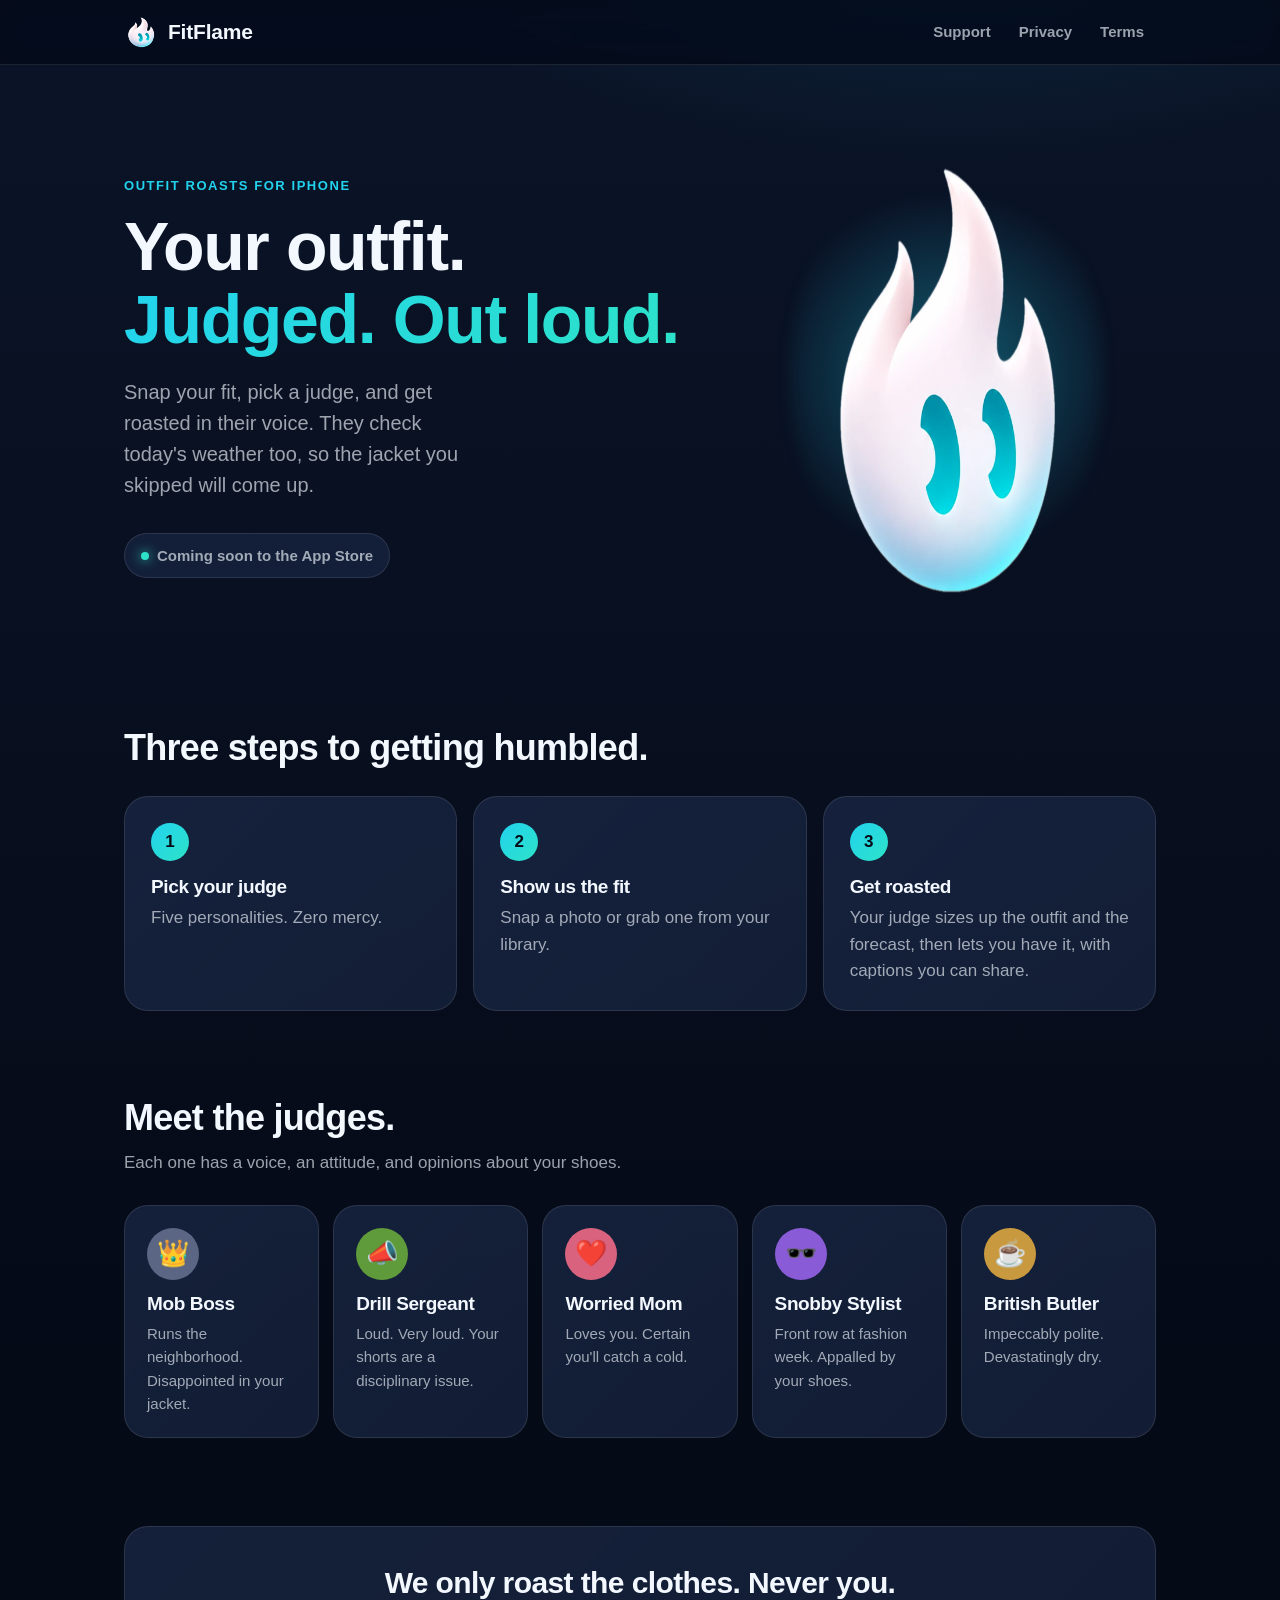
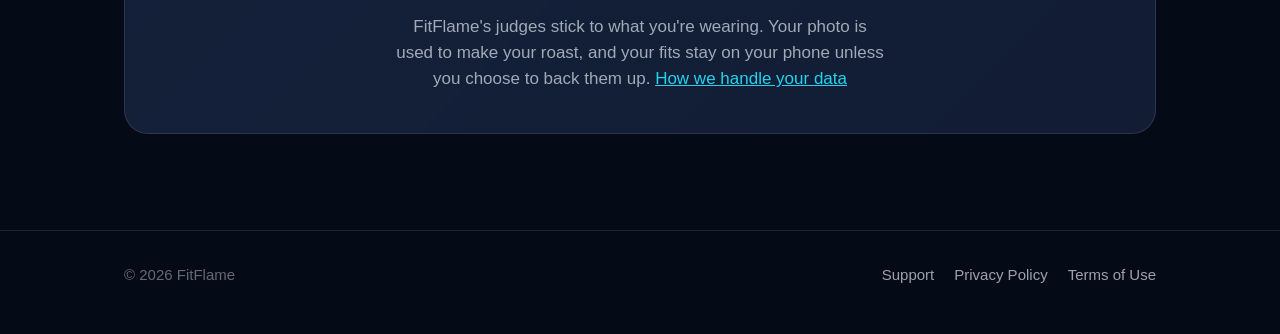
<file: index.html>
<!doctype html>
<html lang="en">
  <head>
    <meta charset="utf-8" />
    <meta name="viewport" content="width=device-width, initial-scale=1" />
    <title>FitFlame: Get Your Outfit Roasted</title>
    <meta
      name="description"
      content="Snap your outfit, pick a judge, and get roasted out loud. FitFlame's AI judges size up your fit and today's weather, then let you have it."
    />
    <meta name="theme-color" content="#050a17" />
    <link rel="icon" type="image/png" href="/assets/favicon.png" />
    <link rel="apple-touch-icon" href="/assets/icon-180.png" />
    <meta property="og:title" content="FitFlame: Get Your Outfit Roasted" />
    <meta property="og:description" content="Your outfit. Judged. Out loud." />
    <meta property="og:image" content="https://getfitflame.com/assets/icon-512.png" />
    <meta property="og:url" content="https://getfitflame.com/" />
    <link rel="stylesheet" href="/assets/site.css" />
  </head>
  <body>
    <header class="site-header">
      <div class="wrap">
        <a class="logo" href="/" aria-label="FitFlame home"><img src="/assets/favicon.png" alt="" width="34" height="34" /><span>FitFlame</span></a>
        <nav class="site-nav" aria-label="Main">
          <a href="/support/">Support</a>
          <a href="/privacy/">Privacy</a>
          <a href="/terms/">Terms</a>
        </nav>
      </div>
    </header>

    <main class="wrap">
      <section class="hero">
        <div>
          <p class="eyebrow">Outfit roasts for iPhone</p>
          <h1>Your outfit.<br /><span class="gradient-text">Judged. Out loud.</span></h1>
          <p class="lede muted">
            Snap your fit, pick a judge, and get roasted in their voice. They check today's weather too, so the jacket
            you skipped will come up.
          </p>
          <span class="badge"><span class="dot" aria-hidden="true"></span>Coming soon to the App Store</span>
        </div>
        <div class="mascot">
          <img src="/assets/flame.png" alt="The FitFlame mascot, a friendly white flame" width="480" height="480" />
        </div>
      </section>

      <section class="section" aria-labelledby="how-title">
        <div class="section-head">
          <h2 id="how-title">Three steps to getting humbled.</h2>
        </div>
        <div class="grid-3">
          <div class="card">
            <span class="num">1</span>
            <h3>Pick your judge</h3>
            <p class="muted">Five personalities. Zero mercy.</p>
          </div>
          <div class="card">
            <span class="num">2</span>
            <h3>Show us the fit</h3>
            <p class="muted">Snap a photo or grab one from your library.</p>
          </div>
          <div class="card">
            <span class="num">3</span>
            <h3>Get roasted</h3>
            <p class="muted">Your judge sizes up the outfit and the forecast, then lets you have it, with captions you can share.</p>
          </div>
        </div>
      </section>

      <section class="section" aria-labelledby="judges-title">
        <div class="section-head">
          <h2 id="judges-title">Meet the judges.</h2>
          <p class="muted">Each one has a voice, an attitude, and opinions about your shoes.</p>
        </div>
        <div class="judges">
          <div class="card judge">
            <span class="emoji" style="background: #5b6684" aria-hidden="true">👑</span>
            <h3>Mob Boss</h3>
            <p class="muted">Runs the neighborhood. Disappointed in your jacket.</p>
          </div>
          <div class="card judge">
            <span class="emoji" style="background: #5f9a3b" aria-hidden="true">📣</span>
            <h3>Drill Sergeant</h3>
            <p class="muted">Loud. Very loud. Your shorts are a disciplinary issue.</p>
          </div>
          <div class="card judge">
            <span class="emoji" style="background: #d9637f" aria-hidden="true">❤️</span>
            <h3>Worried Mom</h3>
            <p class="muted">Loves you. Certain you'll catch a cold.</p>
          </div>
          <div class="card judge">
            <span class="emoji" style="background: #8a5bd6" aria-hidden="true">🕶️</span>
            <h3>Snobby Stylist</h3>
            <p class="muted">Front row at fashion week. Appalled by your shoes.</p>
          </div>
          <div class="card judge">
            <span class="emoji" style="background: #c9993f" aria-hidden="true">☕</span>
            <h3>British Butler</h3>
            <p class="muted">Impeccably polite. Devastatingly dry.</p>
          </div>
        </div>
      </section>

      <section class="section" aria-labelledby="promise-title">
        <div class="card" style="text-align: center; padding: 40px 28px">
          <h2 id="promise-title" style="font-size: clamp(24px, 3.4vw, 30px)">We only roast the clothes. Never you.</h2>
          <p class="muted" style="max-width: 52ch; margin: 14px auto 0">
            FitFlame's judges stick to what you're wearing. Your photo is used to make your roast, and your fits stay on
            your phone unless you choose to back them up.
            <a href="/privacy/">How we handle your data</a>
          </p>
        </div>
      </section>
    </main>

    <footer class="site-footer">
      <div class="wrap">
        <span>© 2026 FitFlame</span>
        <nav aria-label="Footer">
          <a href="/support/">Support</a>
          <a href="/privacy/">Privacy Policy</a>
          <a href="/terms/">Terms of Use</a>
        </nav>
      </div>
    </footer>
  </body>
</html>
</file>
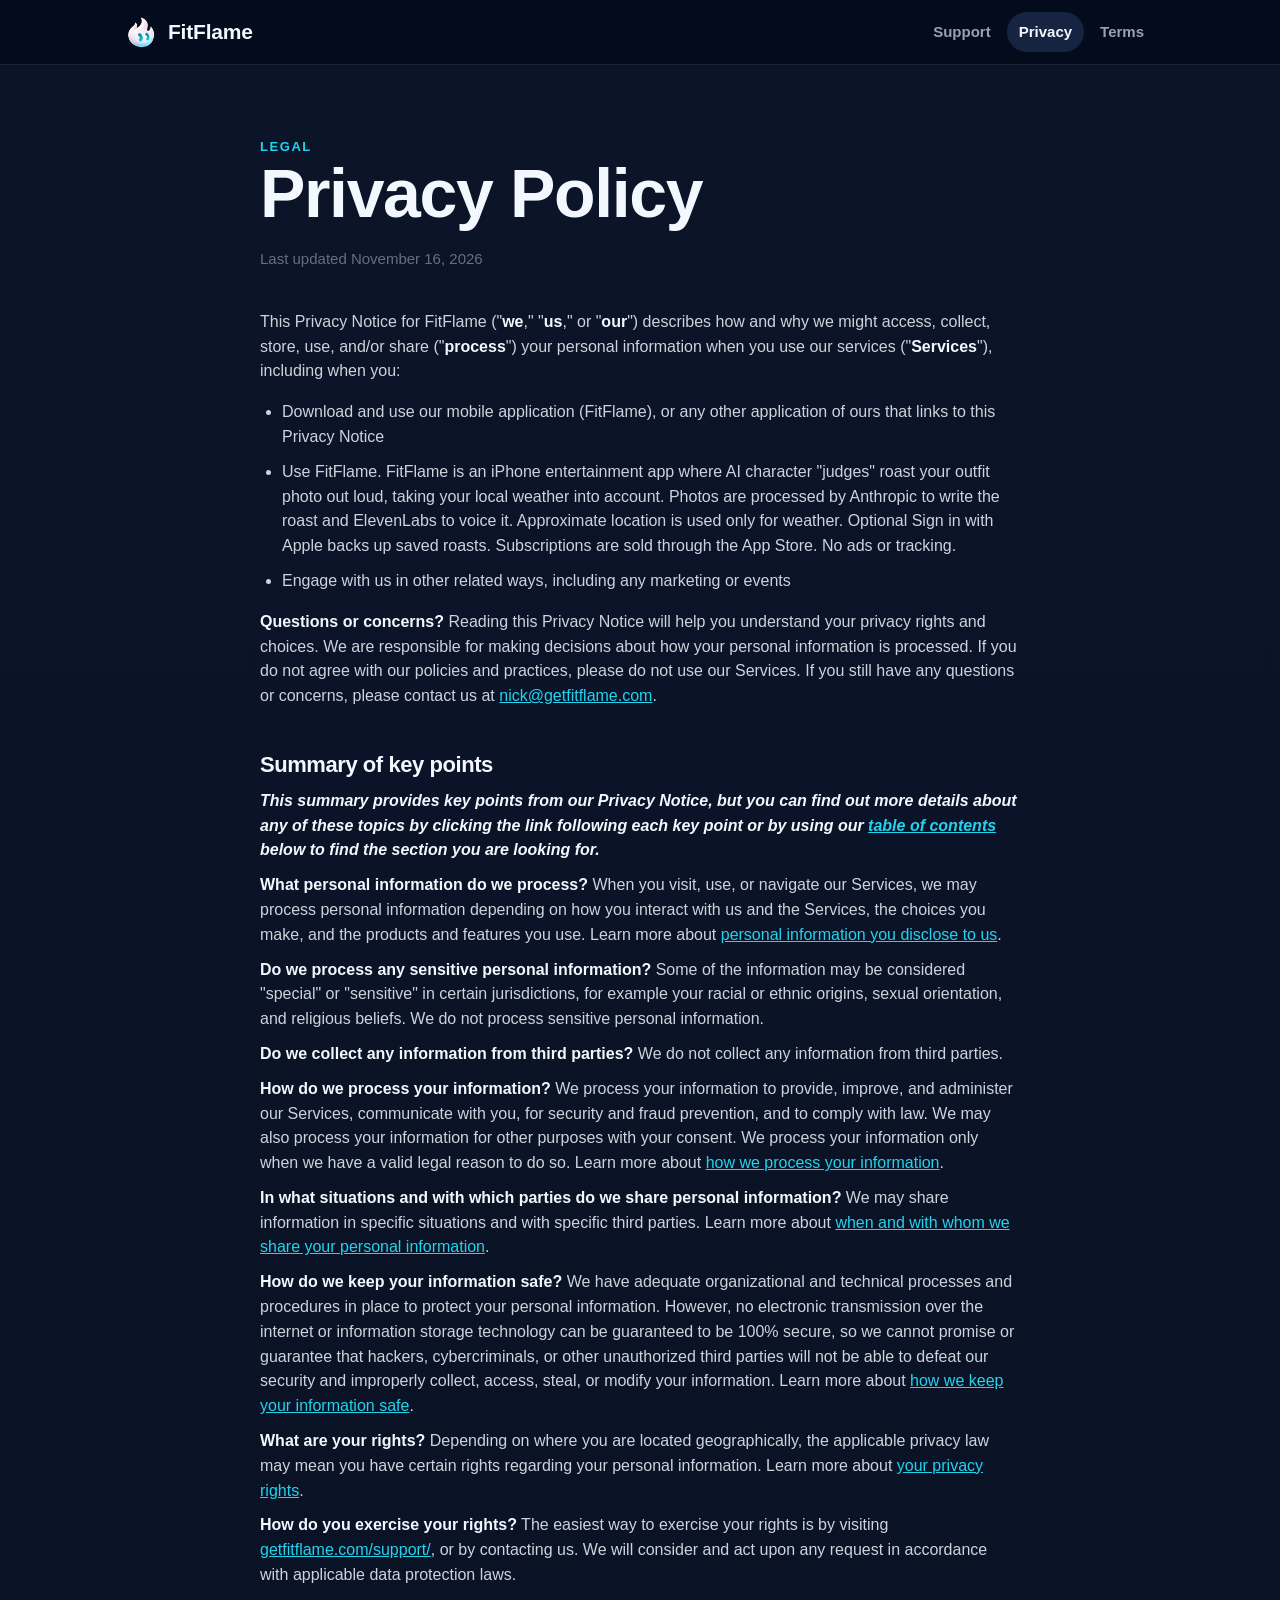
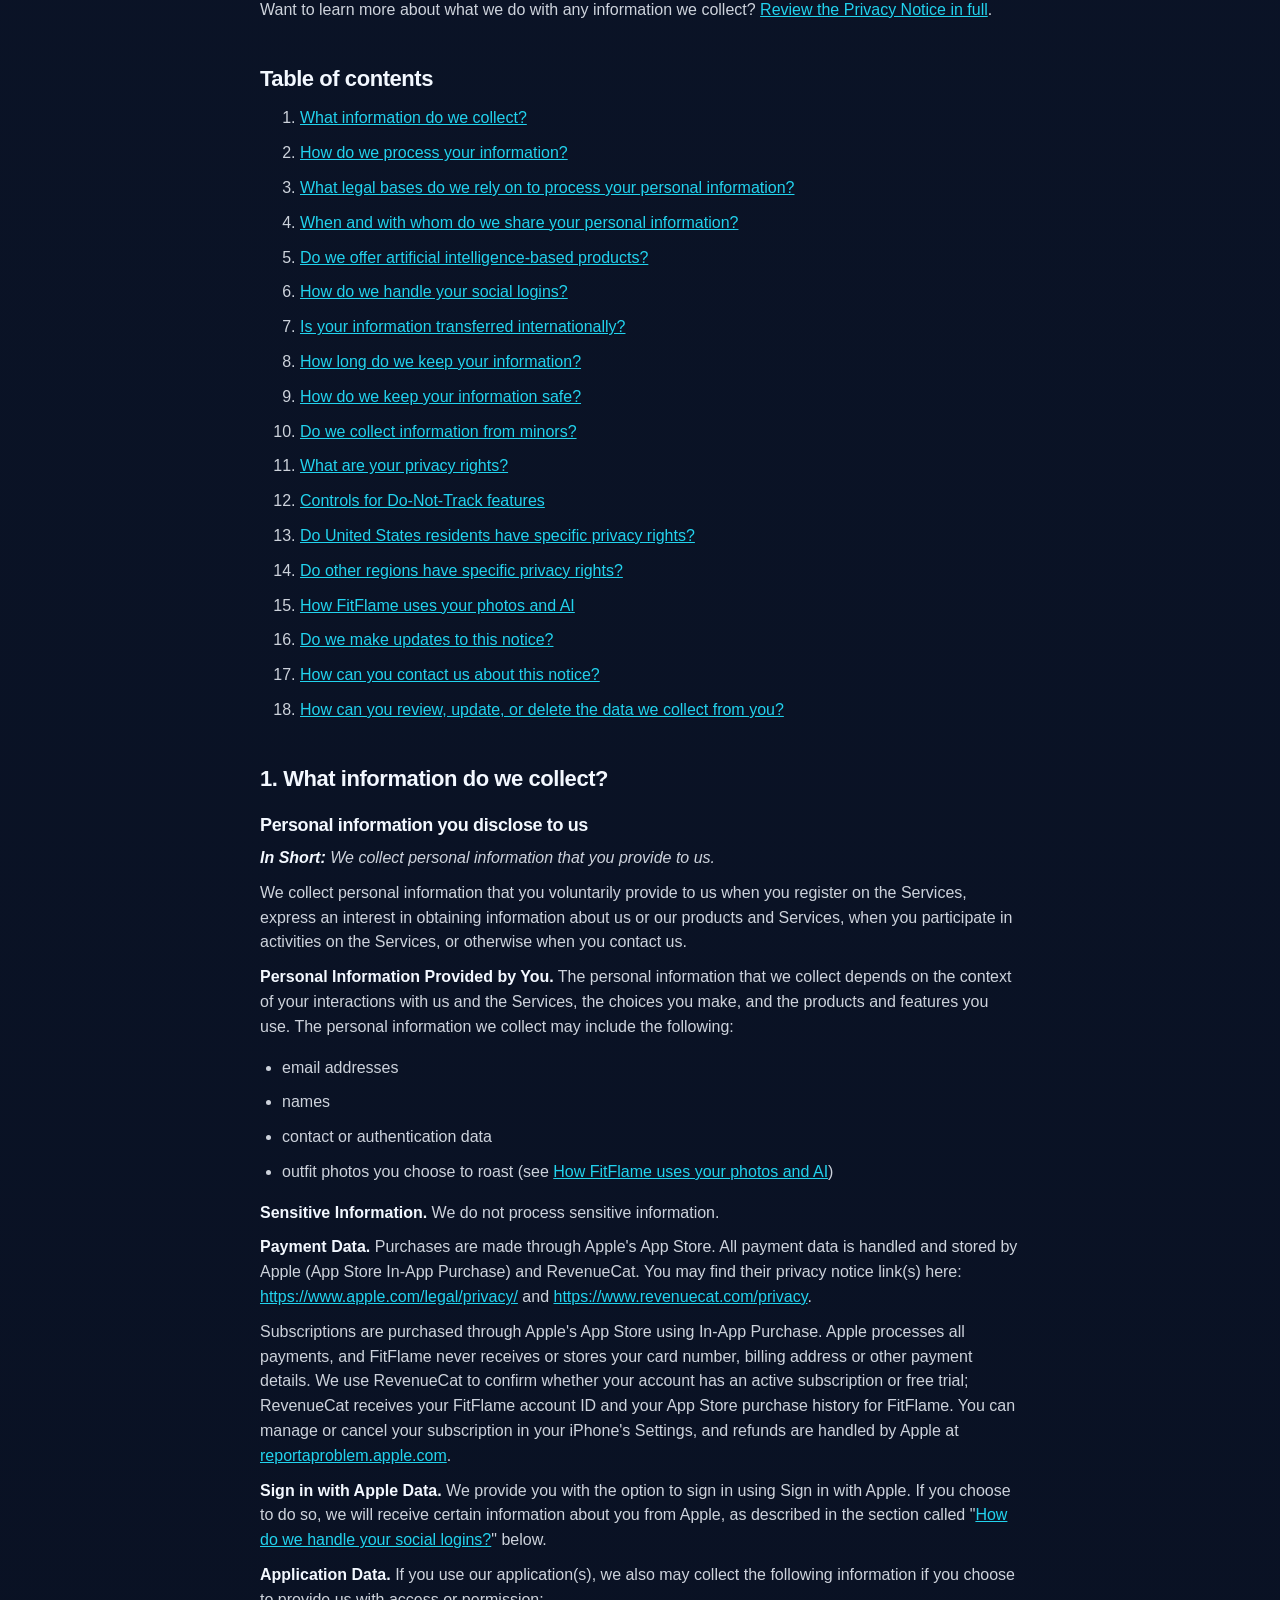
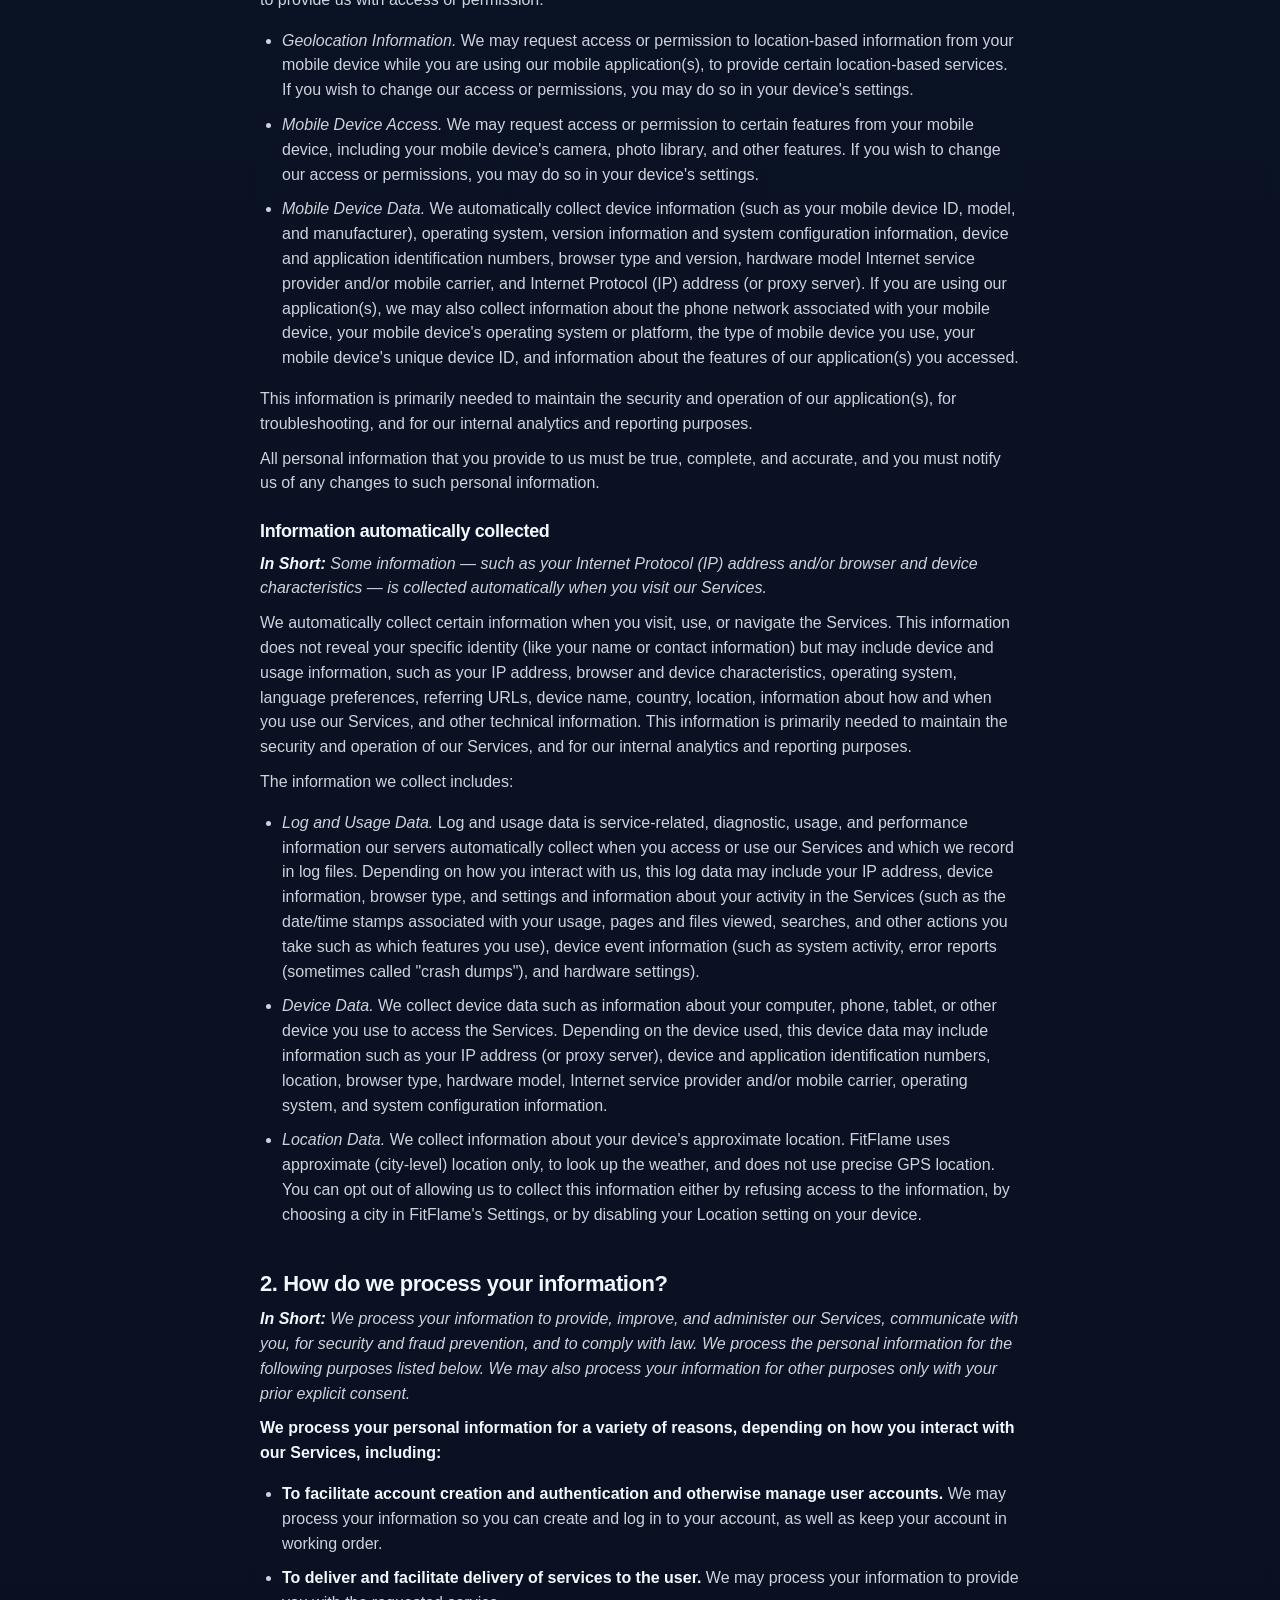
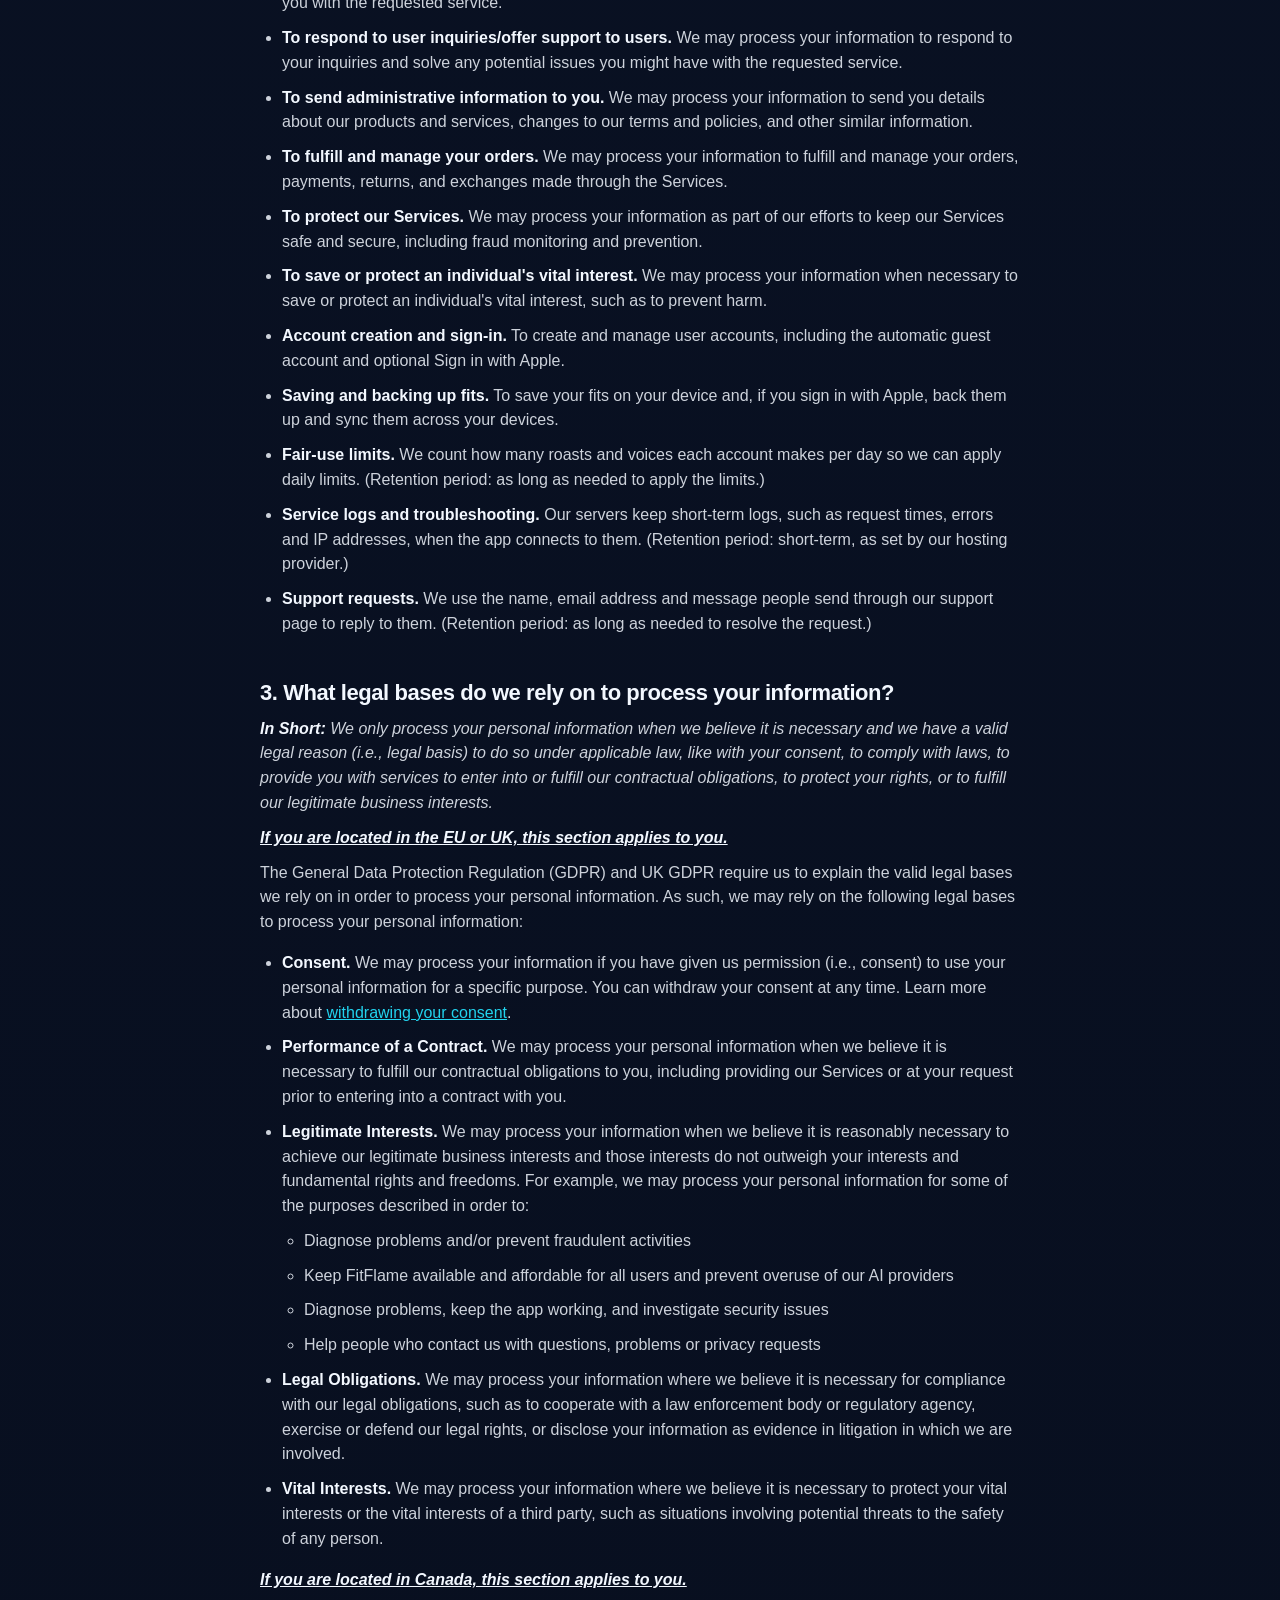
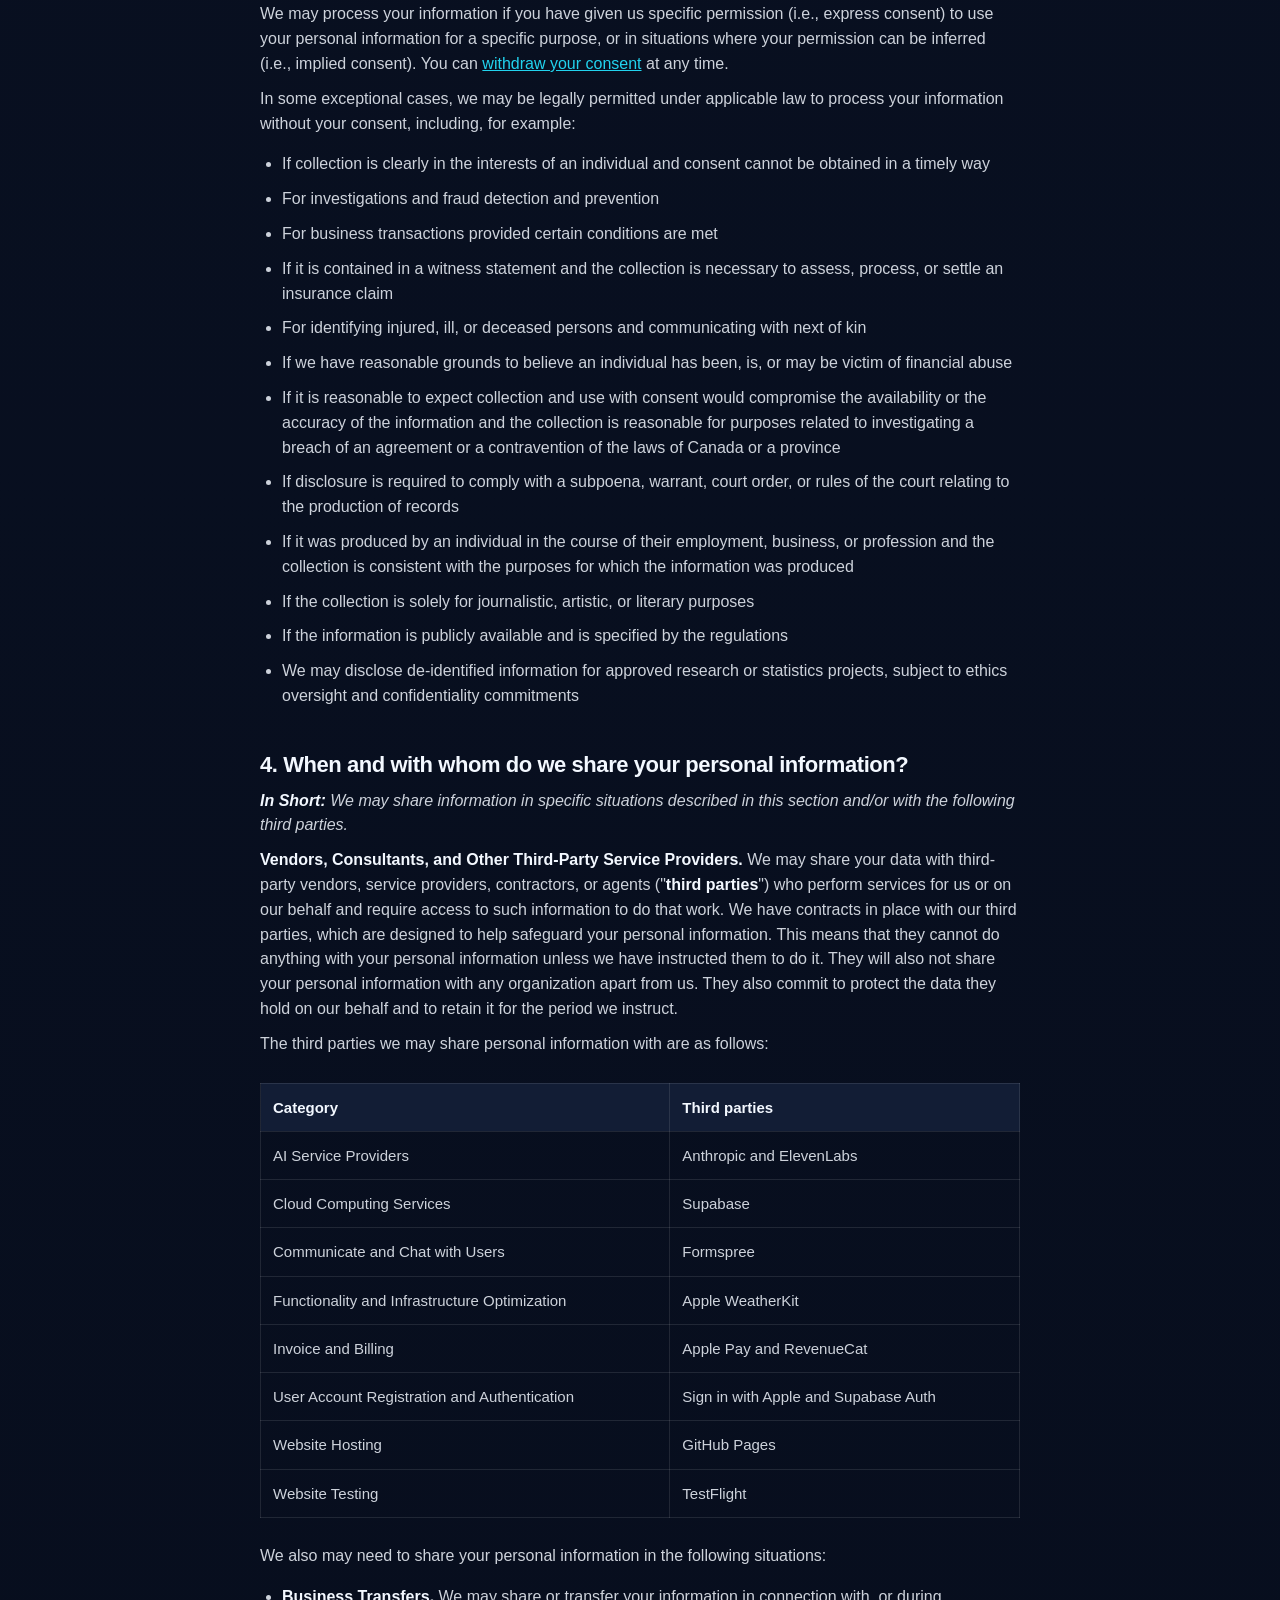
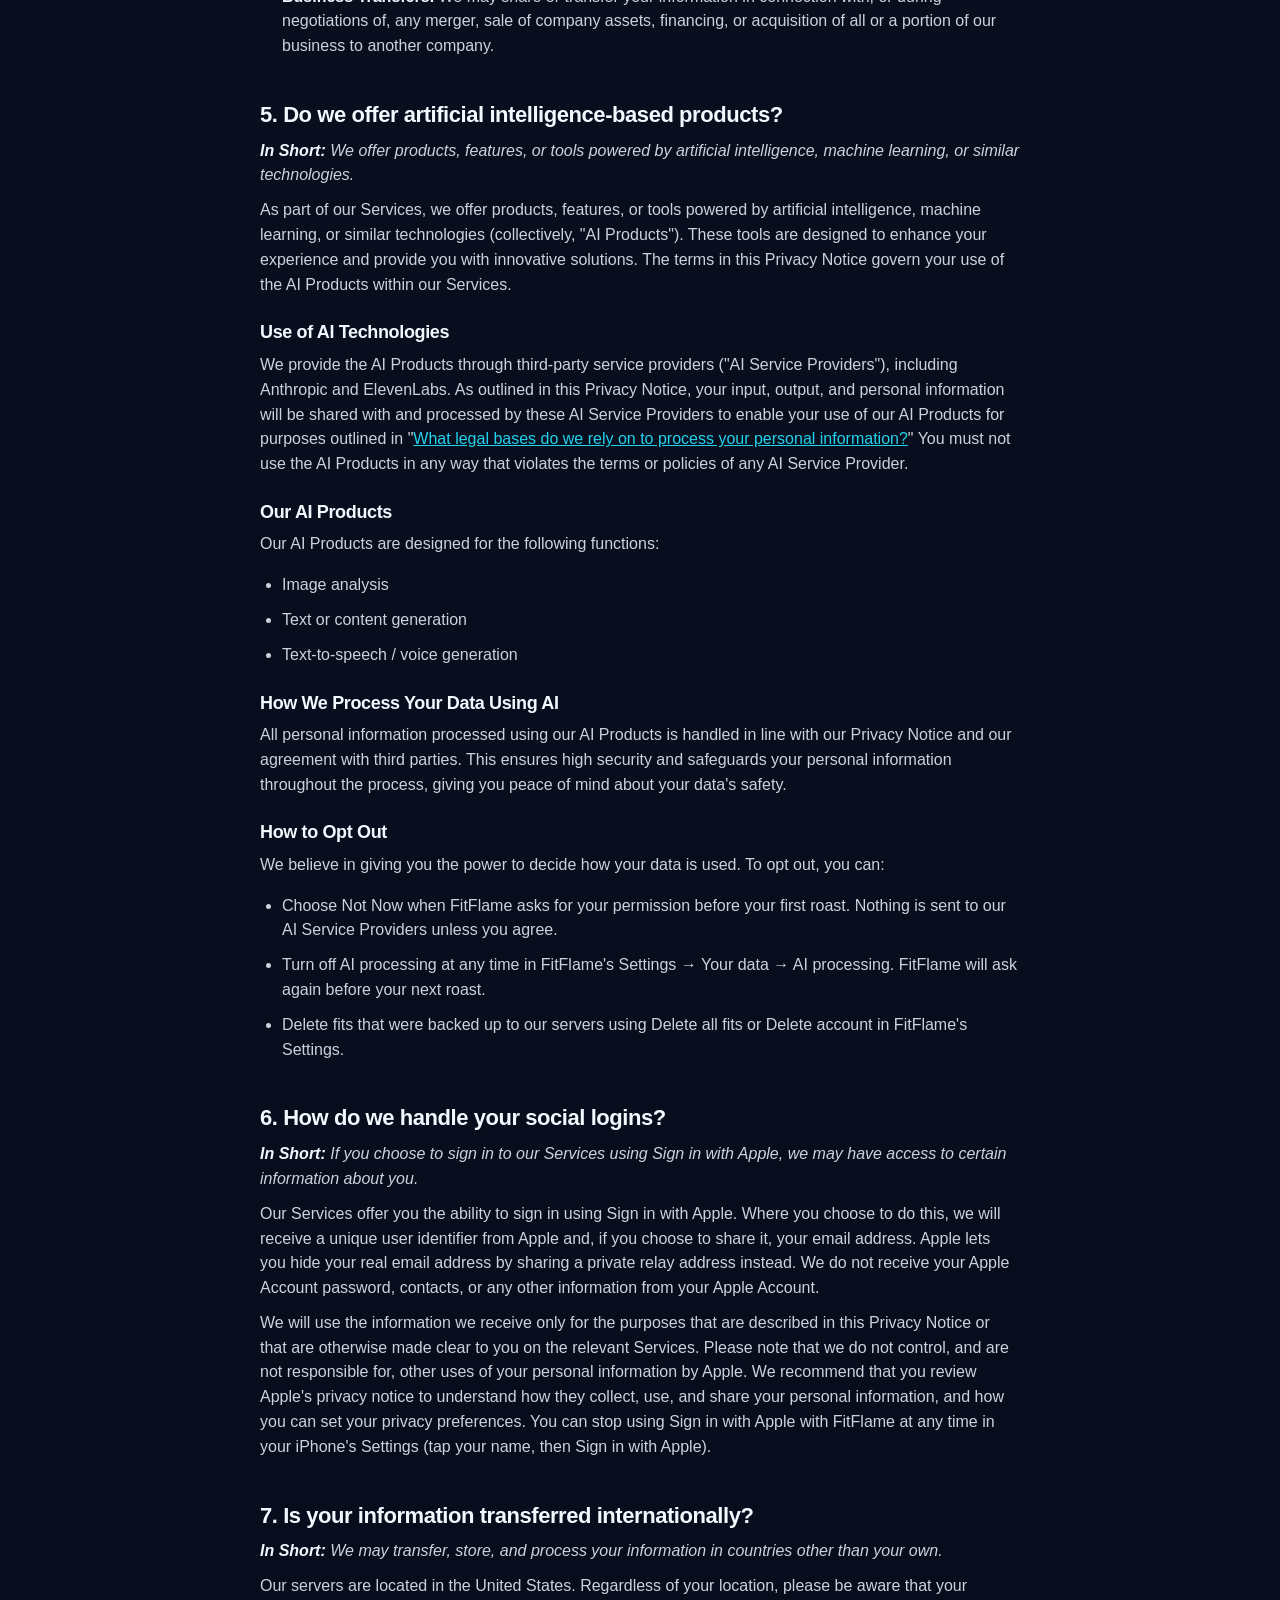
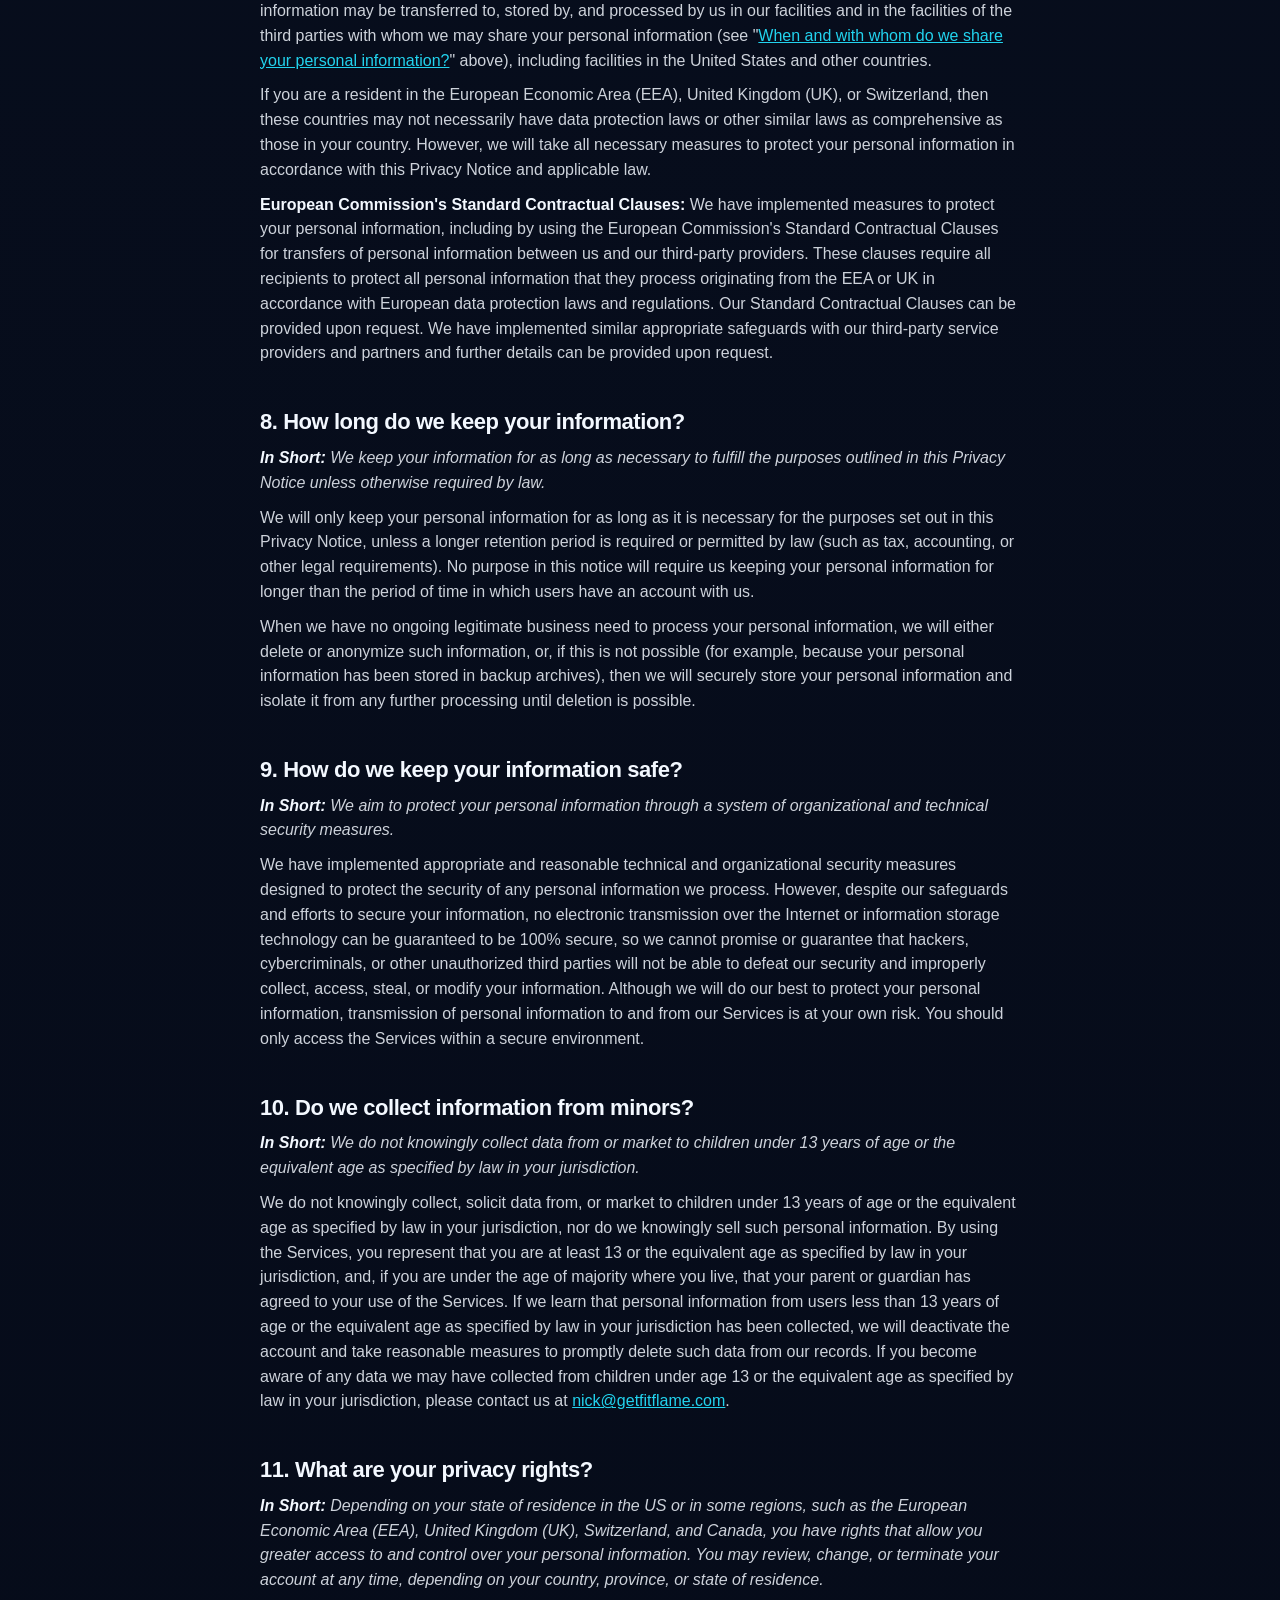
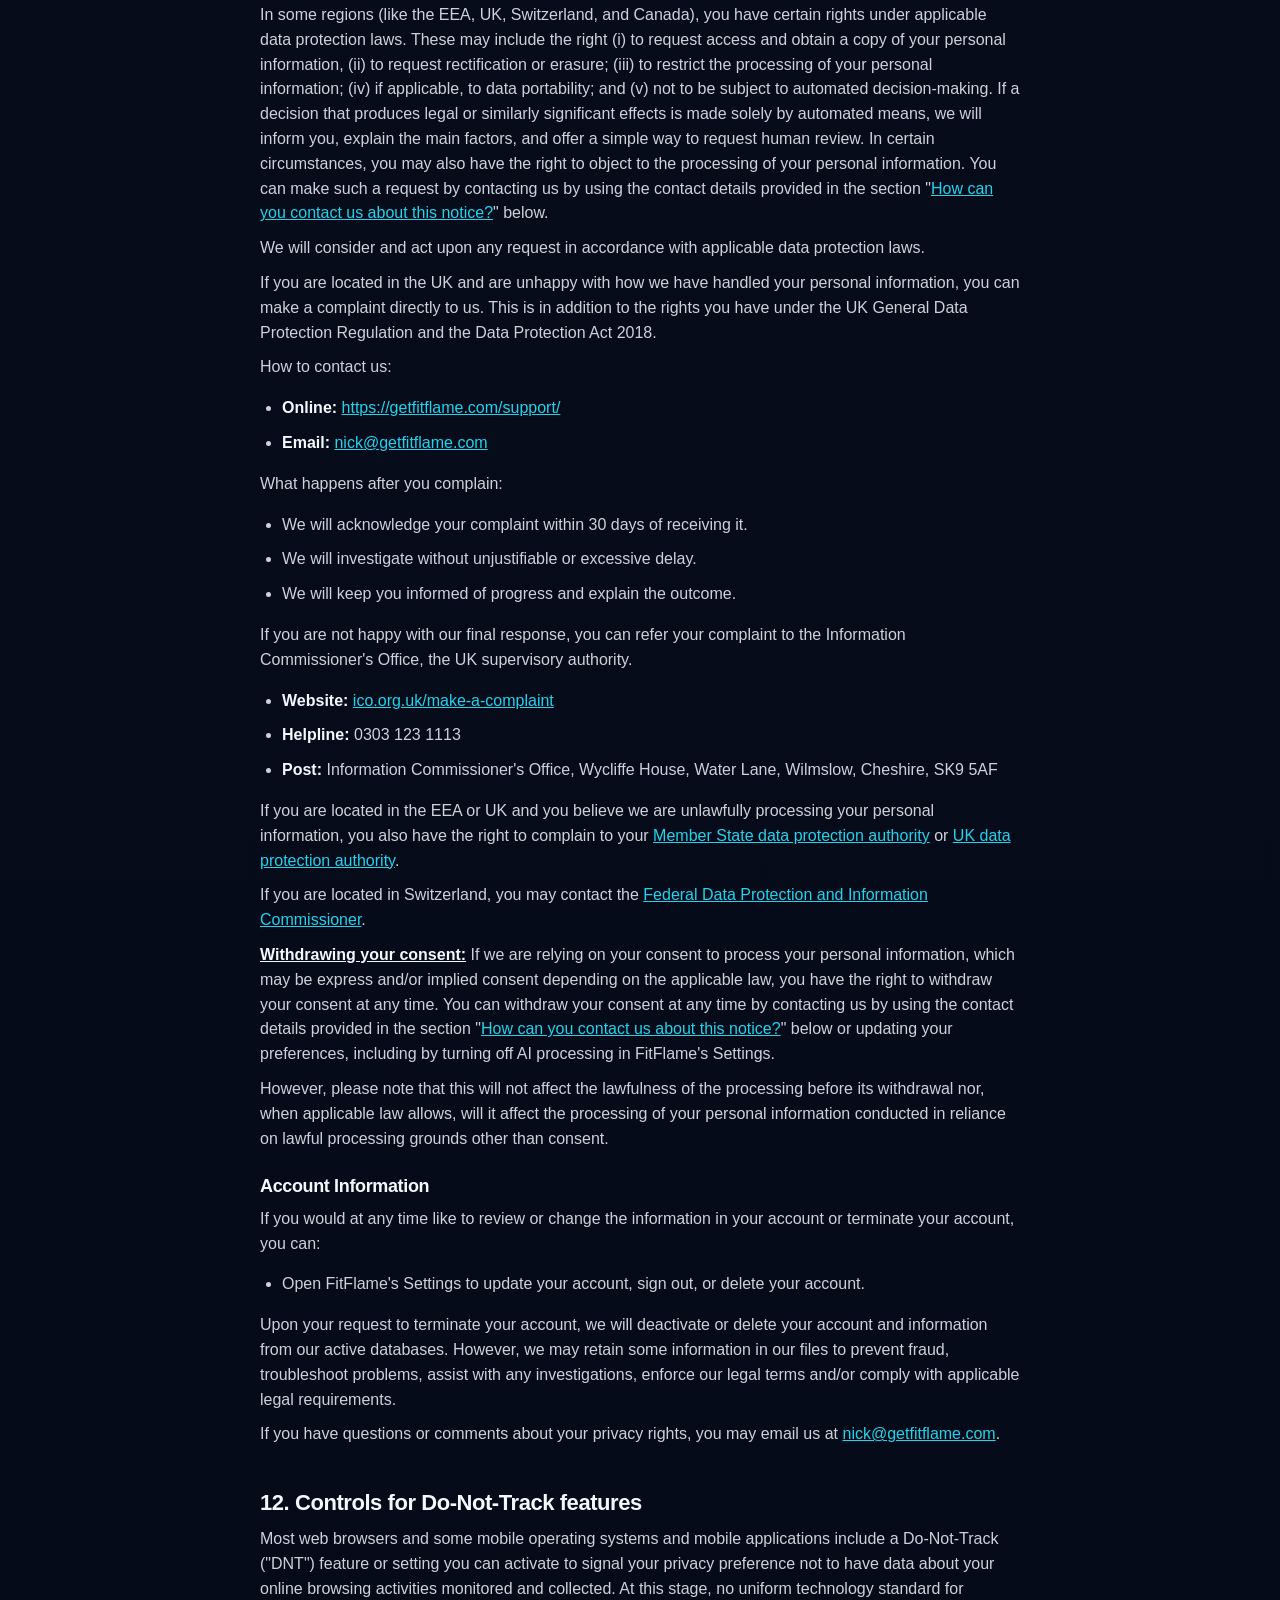
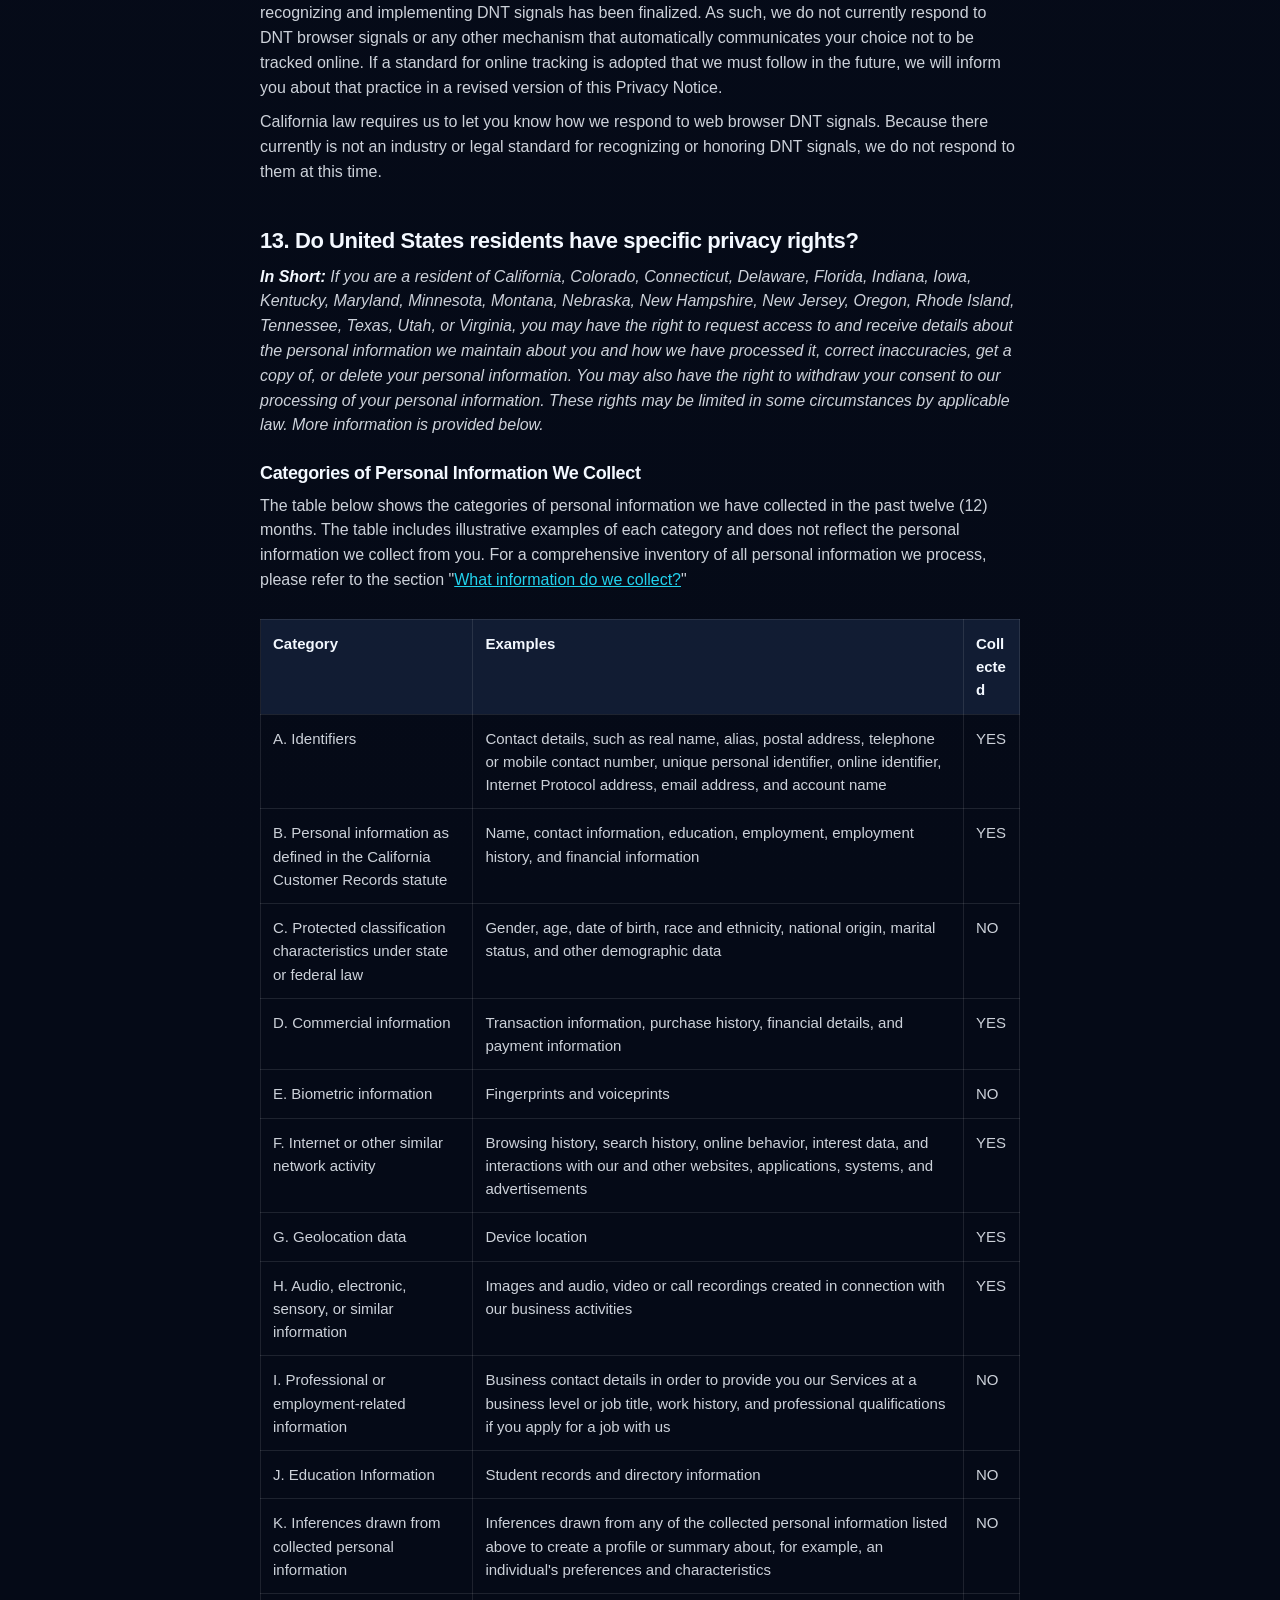
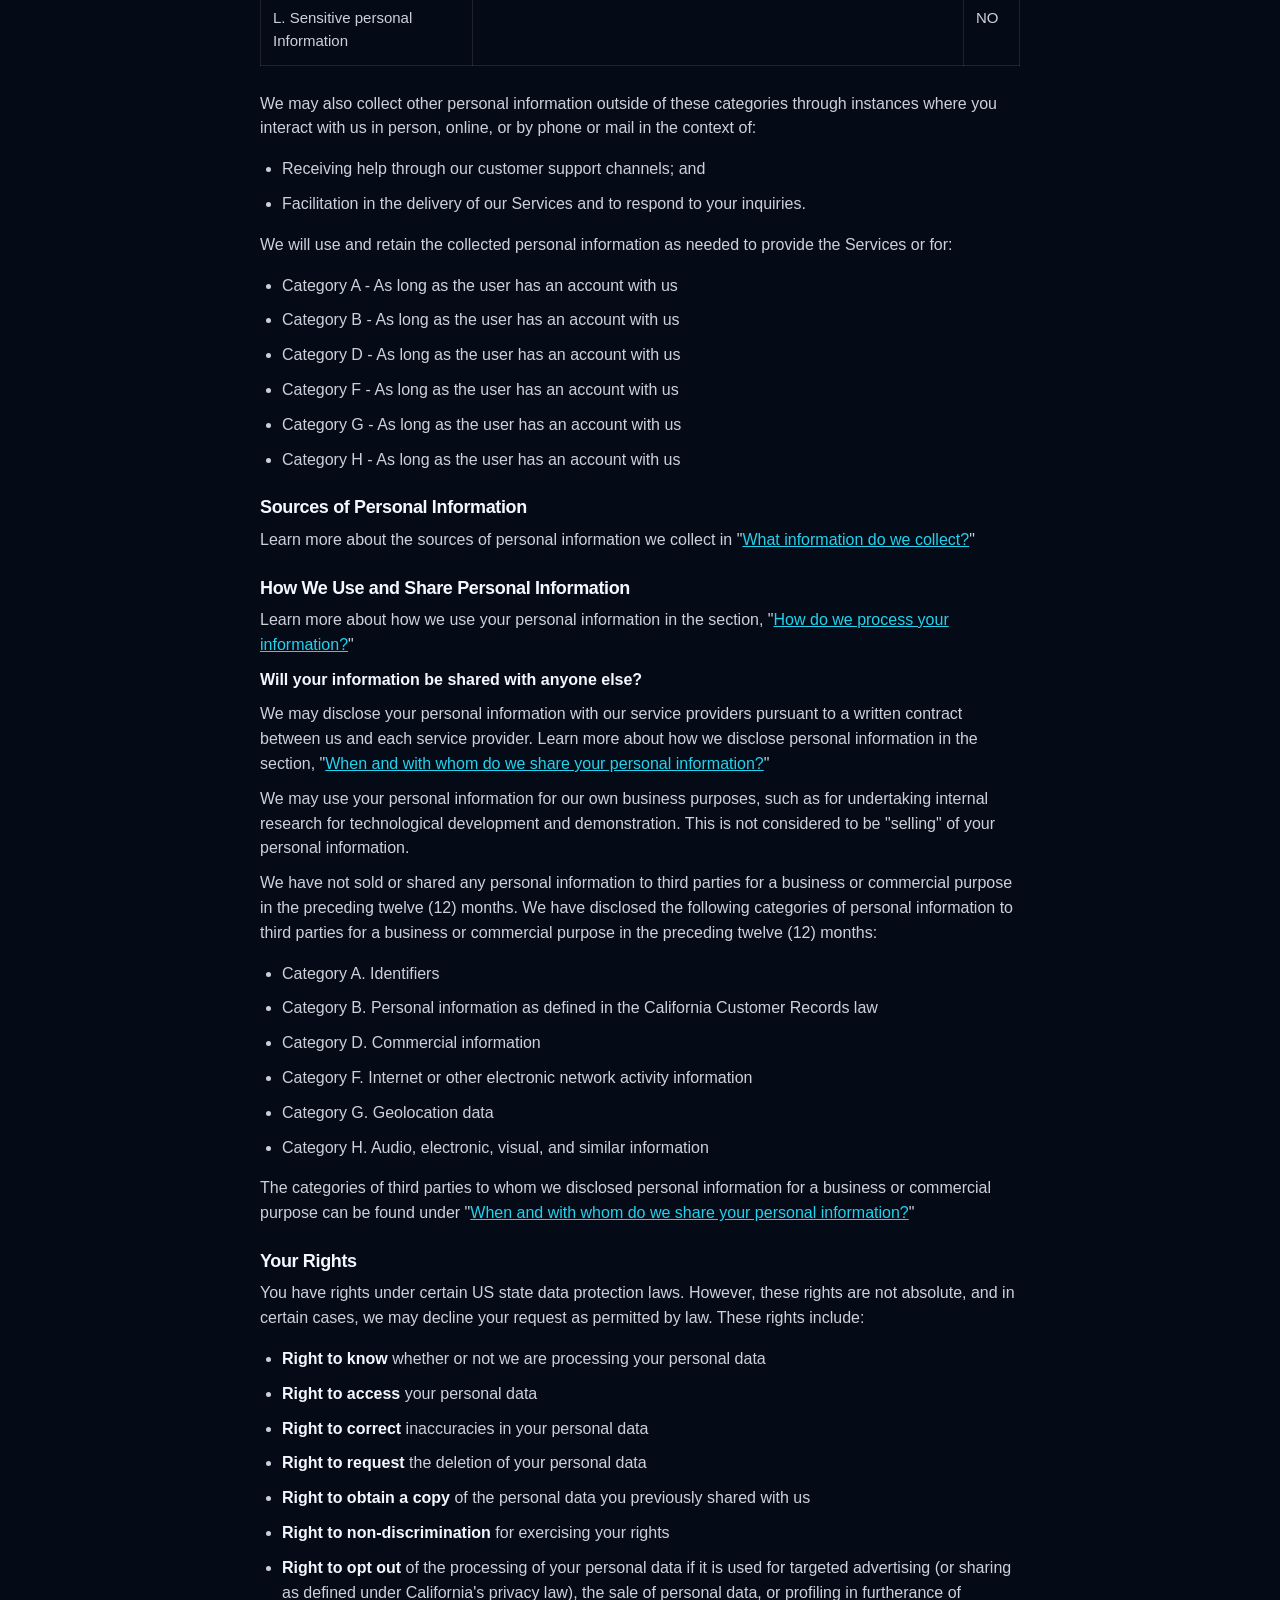
<file: privacy/index.html>
<!doctype html>
<html lang="en">
  <head>
    <meta charset="utf-8" />
    <meta name="viewport" content="width=device-width, initial-scale=1" />
    <title>Privacy Policy | FitFlame</title>
    <meta name="description" content="How FitFlame collects, uses and protects your information." />
    <meta name="theme-color" content="#050a17" />
    <link rel="icon" type="image/png" href="/assets/favicon.png" />
    <link rel="apple-touch-icon" href="/assets/icon-180.png" />
    <link rel="stylesheet" href="/assets/site.css" />
  </head>
  <body>
    <header class="site-header">
      <div class="wrap">
        <a class="logo" href="/" aria-label="FitFlame home"><img src="/assets/favicon.png" alt="" width="34" height="34" /><span>FitFlame</span></a>
        <nav class="site-nav" aria-label="Main">
          <a href="/support/">Support</a>
          <a href="/privacy/" aria-current="page">Privacy</a>
          <a href="/terms/">Terms</a>
        </nav>
      </div>
    </header>

    <main class="wrap page narrow">
      <div class="page-head">
        <p class="eyebrow">Legal</p>
        <h1>Privacy Policy</h1>
        <p class="updated">Last updated November 16, 2026</p>
      </div>

      <!-- PRIVACY POLICY: generated with Termly, converted to this site's markup. See README before re-exporting. -->
      <article class="legal">
        <p>
          This Privacy Notice for FitFlame ("<strong>we</strong>," "<strong>us</strong>," or "<strong>our</strong>")
          describes how and why we might access, collect, store, use, and/or share ("<strong>process</strong>") your
          personal information when you use our services ("<strong>Services</strong>"), including when you:
        </p>
        <ul>
          <li>Download and use our mobile application (FitFlame), or any other application of ours that links to this Privacy Notice</li>
          <li>
            Use FitFlame. FitFlame is an iPhone entertainment app where AI character "judges" roast your outfit photo out
            loud, taking your local weather into account. Photos are processed by Anthropic to write the roast and
            ElevenLabs to voice it. Approximate location is used only for weather. Optional Sign in with Apple backs up
            saved roasts. Subscriptions are sold through the App Store. No ads or tracking.
          </li>
          <li>Engage with us in other related ways, including any marketing or events</li>
        </ul>
        <p>
          <strong>Questions or concerns?</strong> Reading this Privacy Notice will help you understand your privacy rights
          and choices. We are responsible for making decisions about how your personal information is processed. If you do
          not agree with our policies and practices, please do not use our Services. If you still have any questions or
          concerns, please contact us at <a href="mailto:nick@getfitflame.com">nick@getfitflame.com</a>.
        </p>

        <h2>Summary of key points</h2>
        <p>
          <strong><em>This summary provides key points from our Privacy Notice, but you can find out more details about
          any of these topics by clicking the link following each key point or by using our
          <a href="#toc">table of contents</a> below to find the section you are looking for.</em></strong>
        </p>
        <p>
          <strong>What personal information do we process?</strong> When you visit, use, or navigate our Services, we may
          process personal information depending on how you interact with us and the Services, the choices you make, and
          the products and features you use. Learn more about <a href="#personalinfo">personal information you disclose to us</a>.
        </p>
        <p>
          <strong>Do we process any sensitive personal information?</strong> Some of the information may be considered
          "special" or "sensitive" in certain jurisdictions, for example your racial or ethnic origins, sexual orientation,
          and religious beliefs. We do not process sensitive personal information.
        </p>
        <p><strong>Do we collect any information from third parties?</strong> We do not collect any information from third parties.</p>
        <p>
          <strong>How do we process your information?</strong> We process your information to provide, improve, and
          administer our Services, communicate with you, for security and fraud prevention, and to comply with law. We may
          also process your information for other purposes with your consent. We process your information only when we
          have a valid legal reason to do so. Learn more about <a href="#infouse">how we process your information</a>.
        </p>
        <p>
          <strong>In what situations and with which parties do we share personal information?</strong> We may share
          information in specific situations and with specific third parties. Learn more about
          <a href="#whoshare">when and with whom we share your personal information</a>.
        </p>
        <p>
          <strong>How do we keep your information safe?</strong> We have adequate organizational and technical processes
          and procedures in place to protect your personal information. However, no electronic transmission over the
          internet or information storage technology can be guaranteed to be 100% secure, so we cannot promise or guarantee
          that hackers, cybercriminals, or other unauthorized third parties will not be able to defeat our security and
          improperly collect, access, steal, or modify your information. Learn more about
          <a href="#infosafe">how we keep your information safe</a>.
        </p>
        <p>
          <strong>What are your rights?</strong> Depending on where you are located geographically, the applicable privacy
          law may mean you have certain rights regarding your personal information. Learn more about
          <a href="#privacyrights">your privacy rights</a>.
        </p>
        <p>
          <strong>How do you exercise your rights?</strong> The easiest way to exercise your rights is by visiting
          <a href="/support/">getfitflame.com/support/</a>, or by contacting us. We will consider and act upon any request
          in accordance with applicable data protection laws.
        </p>
        <p>
          Want to learn more about what we do with any information we collect?
          <a href="#toc">Review the Privacy Notice in full</a>.
        </p>

        <h2 id="toc">Table of contents</h2>
        <ol>
          <li><a href="#infocollect">What information do we collect?</a></li>
          <li><a href="#infouse">How do we process your information?</a></li>
          <li><a href="#legalbases">What legal bases do we rely on to process your personal information?</a></li>
          <li><a href="#whoshare">When and with whom do we share your personal information?</a></li>
          <li><a href="#ai">Do we offer artificial intelligence-based products?</a></li>
          <li><a href="#sociallogins">How do we handle your social logins?</a></li>
          <li><a href="#intltransfers">Is your information transferred internationally?</a></li>
          <li><a href="#inforetain">How long do we keep your information?</a></li>
          <li><a href="#infosafe">How do we keep your information safe?</a></li>
          <li><a href="#infominors">Do we collect information from minors?</a></li>
          <li><a href="#privacyrights">What are your privacy rights?</a></li>
          <li><a href="#DNT">Controls for Do-Not-Track features</a></li>
          <li><a href="#uslaws">Do United States residents have specific privacy rights?</a></li>
          <li><a href="#otherlaws">Do other regions have specific privacy rights?</a></li>
          <li><a href="#clausea">How FitFlame uses your photos and AI</a></li>
          <li><a href="#policyupdates">Do we make updates to this notice?</a></li>
          <li><a href="#contact">How can you contact us about this notice?</a></li>
          <li><a href="#request">How can you review, update, or delete the data we collect from you?</a></li>
        </ol>

        <h2 id="infocollect">1. What information do we collect?</h2>
        <h3 id="personalinfo">Personal information you disclose to us</h3>
        <p><strong><em>In Short:</em></strong> <em>We collect personal information that you provide to us.</em></p>
        <p>
          We collect personal information that you voluntarily provide to us when you register on the Services, express an
          interest in obtaining information about us or our products and Services, when you participate in activities on
          the Services, or otherwise when you contact us.
        </p>
        <p>
          <strong>Personal Information Provided by You.</strong> The personal information that we collect depends on the
          context of your interactions with us and the Services, the choices you make, and the products and features you
          use. The personal information we collect may include the following:
        </p>
        <ul>
          <li>email addresses</li>
          <li>names</li>
          <li>contact or authentication data</li>
          <li>outfit photos you choose to roast (see <a href="#clausea">How FitFlame uses your photos and AI</a>)</li>
        </ul>
        <p><strong>Sensitive Information.</strong> We do not process sensitive information.</p>
        <p>
          <strong>Payment Data.</strong> Purchases are made through Apple's App Store. All payment data is handled and
          stored by Apple (App Store In-App Purchase) and RevenueCat. You may find their privacy notice link(s) here:
          <a href="https://www.apple.com/legal/privacy/" target="_blank" rel="noopener">https://www.apple.com/legal/privacy/</a>
          and <a href="https://www.revenuecat.com/privacy" target="_blank" rel="noopener">https://www.revenuecat.com/privacy</a>.
        </p>
        <p>
          Subscriptions are purchased through Apple's App Store using In-App Purchase. Apple processes all payments, and
          FitFlame never receives or stores your card number, billing address or other payment details. We use RevenueCat
          to confirm whether your account has an active subscription or free trial; RevenueCat receives your FitFlame
          account ID and your App Store purchase history for FitFlame. You can manage or cancel your subscription in your
          iPhone's Settings, and refunds are handled by Apple at
          <a href="https://reportaproblem.apple.com" target="_blank" rel="noopener">reportaproblem.apple.com</a>.
        </p>
        <p>
          <strong>Sign in with Apple Data.</strong> We provide you with the option to sign in using Sign in with Apple. If
          you choose to do so, we will receive certain information about you from Apple, as described in the section
          called "<a href="#sociallogins">How do we handle your social logins?</a>" below.
        </p>
        <p>
          <strong>Application Data.</strong> If you use our application(s), we also may collect the following information
          if you choose to provide us with access or permission:
        </p>
        <ul>
          <li>
            <em>Geolocation Information.</em> We may request access or permission to location-based information from your
            mobile device while you are using our mobile application(s), to provide certain location-based services. If you
            wish to change our access or permissions, you may do so in your device's settings.
          </li>
          <li>
            <em>Mobile Device Access.</em> We may request access or permission to certain features from your mobile device,
            including your mobile device's camera, photo library, and other features. If you wish to change our access or
            permissions, you may do so in your device's settings.
          </li>
          <li>
            <em>Mobile Device Data.</em> We automatically collect device information (such as your mobile device ID, model,
            and manufacturer), operating system, version information and system configuration information, device and
            application identification numbers, browser type and version, hardware model Internet service provider and/or
            mobile carrier, and Internet Protocol (IP) address (or proxy server). If you are using our application(s), we
            may also collect information about the phone network associated with your mobile device, your mobile device's
            operating system or platform, the type of mobile device you use, your mobile device's unique device ID, and
            information about the features of our application(s) you accessed.
          </li>
        </ul>
        <p>
          This information is primarily needed to maintain the security and operation of our application(s), for
          troubleshooting, and for our internal analytics and reporting purposes.
        </p>
        <p>
          All personal information that you provide to us must be true, complete, and accurate, and you must notify us of
          any changes to such personal information.
        </p>

        <h3>Information automatically collected</h3>
        <p>
          <strong><em>In Short:</em></strong> <em>Some information — such as your Internet Protocol (IP) address and/or
          browser and device characteristics — is collected automatically when you visit our Services.</em>
        </p>
        <p>
          We automatically collect certain information when you visit, use, or navigate the Services. This information
          does not reveal your specific identity (like your name or contact information) but may include device and usage
          information, such as your IP address, browser and device characteristics, operating system, language
          preferences, referring URLs, device name, country, location, information about how and when you use our
          Services, and other technical information. This information is primarily needed to maintain the security and
          operation of our Services, and for our internal analytics and reporting purposes.
        </p>
        <p>The information we collect includes:</p>
        <ul>
          <li>
            <em>Log and Usage Data.</em> Log and usage data is service-related, diagnostic, usage, and performance
            information our servers automatically collect when you access or use our Services and which we record in log
            files. Depending on how you interact with us, this log data may include your IP address, device information,
            browser type, and settings and information about your activity in the Services (such as the date/time stamps
            associated with your usage, pages and files viewed, searches, and other actions you take such as which features
            you use), device event information (such as system activity, error reports (sometimes called "crash dumps"), and
            hardware settings).
          </li>
          <li>
            <em>Device Data.</em> We collect device data such as information about your computer, phone, tablet, or other
            device you use to access the Services. Depending on the device used, this device data may include information
            such as your IP address (or proxy server), device and application identification numbers, location, browser
            type, hardware model, Internet service provider and/or mobile carrier, operating system, and system
            configuration information.
          </li>
          <li>
            <em>Location Data.</em> We collect information about your device's approximate location. FitFlame uses
            approximate (city-level) location only, to look up the weather, and does not use precise GPS location. You can
            opt out of allowing us to collect this information either by refusing access to the information, by choosing a
            city in FitFlame's Settings, or by disabling your Location setting on your device.
          </li>
        </ul>

        <h2 id="infouse">2. How do we process your information?</h2>
        <p>
          <strong><em>In Short:</em></strong> <em>We process your information to provide, improve, and administer our
          Services, communicate with you, for security and fraud prevention, and to comply with law. We process the
          personal information for the following purposes listed below. We may also process your information for other
          purposes only with your prior explicit consent.</em>
        </p>
        <p><strong>We process your personal information for a variety of reasons, depending on how you interact with our Services, including:</strong></p>
        <ul>
          <li><strong>To facilitate account creation and authentication and otherwise manage user accounts.</strong> We may process your information so you can create and log in to your account, as well as keep your account in working order.</li>
          <li><strong>To deliver and facilitate delivery of services to the user.</strong> We may process your information to provide you with the requested service.</li>
          <li><strong>To respond to user inquiries/offer support to users.</strong> We may process your information to respond to your inquiries and solve any potential issues you might have with the requested service.</li>
          <li><strong>To send administrative information to you.</strong> We may process your information to send you details about our products and services, changes to our terms and policies, and other similar information.</li>
          <li><strong>To fulfill and manage your orders.</strong> We may process your information to fulfill and manage your orders, payments, returns, and exchanges made through the Services.</li>
          <li><strong>To protect our Services.</strong> We may process your information as part of our efforts to keep our Services safe and secure, including fraud monitoring and prevention.</li>
          <li><strong>To save or protect an individual's vital interest.</strong> We may process your information when necessary to save or protect an individual's vital interest, such as to prevent harm.</li>
          <li><strong>Account creation and sign-in.</strong> To create and manage user accounts, including the automatic guest account and optional Sign in with Apple.</li>
          <li><strong>Saving and backing up fits.</strong> To save your fits on your device and, if you sign in with Apple, back them up and sync them across your devices.</li>
          <li><strong>Fair-use limits.</strong> We count how many roasts and voices each account makes per day so we can apply daily limits. (Retention period: as long as needed to apply the limits.)</li>
          <li><strong>Service logs and troubleshooting.</strong> Our servers keep short-term logs, such as request times, errors and IP addresses, when the app connects to them. (Retention period: short-term, as set by our hosting provider.)</li>
          <li><strong>Support requests.</strong> We use the name, email address and message people send through our support page to reply to them. (Retention period: as long as needed to resolve the request.)</li>
        </ul>

        <h2 id="legalbases">3. What legal bases do we rely on to process your information?</h2>
        <p>
          <strong><em>In Short:</em></strong> <em>We only process your personal information when we believe it is necessary
          and we have a valid legal reason (i.e., legal basis) to do so under applicable law, like with your consent, to
          comply with laws, to provide you with services to enter into or fulfill our contractual obligations, to protect
          your rights, or to fulfill our legitimate business interests.</em>
        </p>
        <p><strong><em><u>If you are located in the EU or UK, this section applies to you.</u></em></strong></p>
        <p>
          The General Data Protection Regulation (GDPR) and UK GDPR require us to explain the valid legal bases we rely on
          in order to process your personal information. As such, we may rely on the following legal bases to process your
          personal information:
        </p>
        <ul>
          <li><strong>Consent.</strong> We may process your information if you have given us permission (i.e., consent) to use your personal information for a specific purpose. You can withdraw your consent at any time. Learn more about <a href="#withdrawconsent">withdrawing your consent</a>.</li>
          <li><strong>Performance of a Contract.</strong> We may process your personal information when we believe it is necessary to fulfill our contractual obligations to you, including providing our Services or at your request prior to entering into a contract with you.</li>
          <li>
            <strong>Legitimate Interests.</strong> We may process your information when we believe it is reasonably
            necessary to achieve our legitimate business interests and those interests do not outweigh your interests and
            fundamental rights and freedoms. For example, we may process your personal information for some of the purposes
            described in order to:
            <ul>
              <li>Diagnose problems and/or prevent fraudulent activities</li>
              <li>Keep FitFlame available and affordable for all users and prevent overuse of our AI providers</li>
              <li>Diagnose problems, keep the app working, and investigate security issues</li>
              <li>Help people who contact us with questions, problems or privacy requests</li>
            </ul>
          </li>
          <li><strong>Legal Obligations.</strong> We may process your information where we believe it is necessary for compliance with our legal obligations, such as to cooperate with a law enforcement body or regulatory agency, exercise or defend our legal rights, or disclose your information as evidence in litigation in which we are involved.</li>
          <li><strong>Vital Interests.</strong> We may process your information where we believe it is necessary to protect your vital interests or the vital interests of a third party, such as situations involving potential threats to the safety of any person.</li>
        </ul>
        <p><strong><em><u>If you are located in Canada, this section applies to you.</u></em></strong></p>
        <p>
          We may process your information if you have given us specific permission (i.e., express consent) to use your
          personal information for a specific purpose, or in situations where your permission can be inferred (i.e.,
          implied consent). You can <a href="#withdrawconsent">withdraw your consent</a> at any time.
        </p>
        <p>In some exceptional cases, we may be legally permitted under applicable law to process your information without your consent, including, for example:</p>
        <ul>
          <li>If collection is clearly in the interests of an individual and consent cannot be obtained in a timely way</li>
          <li>For investigations and fraud detection and prevention</li>
          <li>For business transactions provided certain conditions are met</li>
          <li>If it is contained in a witness statement and the collection is necessary to assess, process, or settle an insurance claim</li>
          <li>For identifying injured, ill, or deceased persons and communicating with next of kin</li>
          <li>If we have reasonable grounds to believe an individual has been, is, or may be victim of financial abuse</li>
          <li>If it is reasonable to expect collection and use with consent would compromise the availability or the accuracy of the information and the collection is reasonable for purposes related to investigating a breach of an agreement or a contravention of the laws of Canada or a province</li>
          <li>If disclosure is required to comply with a subpoena, warrant, court order, or rules of the court relating to the production of records</li>
          <li>If it was produced by an individual in the course of their employment, business, or profession and the collection is consistent with the purposes for which the information was produced</li>
          <li>If the collection is solely for journalistic, artistic, or literary purposes</li>
          <li>If the information is publicly available and is specified by the regulations</li>
          <li>We may disclose de-identified information for approved research or statistics projects, subject to ethics oversight and confidentiality commitments</li>
        </ul>

        <h2 id="whoshare">4. When and with whom do we share your personal information?</h2>
        <p>
          <strong><em>In Short:</em></strong> <em>We may share information in specific situations described in this section
          and/or with the following third parties.</em>
        </p>
        <p>
          <strong>Vendors, Consultants, and Other Third-Party Service Providers.</strong> We may share your data with
          third-party vendors, service providers, contractors, or agents ("<strong>third parties</strong>") who perform
          services for us or on our behalf and require access to such information to do that work. We have contracts in
          place with our third parties, which are designed to help safeguard your personal information. This means that
          they cannot do anything with your personal information unless we have instructed them to do it. They will also
          not share your personal information with any organization apart from us. They also commit to protect the data
          they hold on our behalf and to retain it for the period we instruct.
        </p>
        <p>The third parties we may share personal information with are as follows:</p>
        <div class="table-scroll">
          <table>
            <thead>
              <tr><th>Category</th><th>Third parties</th></tr>
            </thead>
            <tbody>
              <tr><td>AI Service Providers</td><td>Anthropic and ElevenLabs</td></tr>
              <tr><td>Cloud Computing Services</td><td>Supabase</td></tr>
              <tr><td>Communicate and Chat with Users</td><td>Formspree</td></tr>
              <tr><td>Functionality and Infrastructure Optimization</td><td>Apple WeatherKit</td></tr>
              <tr><td>Invoice and Billing</td><td>Apple Pay and RevenueCat</td></tr>
              <tr><td>User Account Registration and Authentication</td><td>Sign in with Apple and Supabase Auth</td></tr>
              <tr><td>Website Hosting</td><td>GitHub Pages</td></tr>
              <tr><td>Website Testing</td><td>TestFlight</td></tr>
            </tbody>
          </table>
        </div>
        <p>We also may need to share your personal information in the following situations:</p>
        <ul>
          <li><strong>Business Transfers.</strong> We may share or transfer your information in connection with, or during negotiations of, any merger, sale of company assets, financing, or acquisition of all or a portion of our business to another company.</li>
        </ul>

        <h2 id="ai">5. Do we offer artificial intelligence-based products?</h2>
        <p>
          <strong><em>In Short:</em></strong> <em>We offer products, features, or tools powered by artificial intelligence,
          machine learning, or similar technologies.</em>
        </p>
        <p>
          As part of our Services, we offer products, features, or tools powered by artificial intelligence, machine
          learning, or similar technologies (collectively, "AI Products"). These tools are designed to enhance your
          experience and provide you with innovative solutions. The terms in this Privacy Notice govern your use of the AI
          Products within our Services.
        </p>
        <h3>Use of AI Technologies</h3>
        <p>
          We provide the AI Products through third-party service providers ("AI Service Providers"), including Anthropic
          and ElevenLabs. As outlined in this Privacy Notice, your input, output, and personal information will be shared
          with and processed by these AI Service Providers to enable your use of our AI Products for purposes outlined in
          "<a href="#legalbases">What legal bases do we rely on to process your personal information?</a>" You must not use
          the AI Products in any way that violates the terms or policies of any AI Service Provider.
        </p>
        <h3>Our AI Products</h3>
        <p>Our AI Products are designed for the following functions:</p>
        <ul>
          <li>Image analysis</li>
          <li>Text or content generation</li>
          <li>Text-to-speech / voice generation</li>
        </ul>
        <h3>How We Process Your Data Using AI</h3>
        <p>
          All personal information processed using our AI Products is handled in line with our Privacy Notice and our
          agreement with third parties. This ensures high security and safeguards your personal information throughout the
          process, giving you peace of mind about your data's safety.
        </p>
        <h3>How to Opt Out</h3>
        <p>We believe in giving you the power to decide how your data is used. To opt out, you can:</p>
        <ul>
          <li>Choose Not Now when FitFlame asks for your permission before your first roast. Nothing is sent to our AI Service Providers unless you agree.</li>
          <li>Turn off AI processing at any time in FitFlame's Settings → Your data → AI processing. FitFlame will ask again before your next roast.</li>
          <li>Delete fits that were backed up to our servers using Delete all fits or Delete account in FitFlame's Settings.</li>
        </ul>

        <h2 id="sociallogins">6. How do we handle your social logins?</h2>
        <p>
          <strong><em>In Short:</em></strong> <em>If you choose to sign in to our Services using Sign in with Apple, we may
          have access to certain information about you.</em>
        </p>
        <p>
          Our Services offer you the ability to sign in using Sign in with Apple. Where you choose to do this, we will
          receive a unique user identifier from Apple and, if you choose to share it, your email address. Apple lets you
          hide your real email address by sharing a private relay address instead. We do not receive your Apple Account
          password, contacts, or any other information from your Apple Account.
        </p>
        <p>
          We will use the information we receive only for the purposes that are described in this Privacy Notice or that
          are otherwise made clear to you on the relevant Services. Please note that we do not control, and are not
          responsible for, other uses of your personal information by Apple. We recommend that you review Apple's privacy
          notice to understand how they collect, use, and share your personal information, and how you can set your
          privacy preferences. You can stop using Sign in with Apple with FitFlame at any time in your iPhone's Settings
          (tap your name, then Sign in with Apple).
        </p>

        <h2 id="intltransfers">7. Is your information transferred internationally?</h2>
        <p>
          <strong><em>In Short:</em></strong> <em>We may transfer, store, and process your information in countries other
          than your own.</em>
        </p>
        <p>
          Our servers are located in the United States. Regardless of your location, please be aware that your information
          may be transferred to, stored by, and processed by us in our facilities and in the facilities of the third
          parties with whom we may share your personal information (see
          "<a href="#whoshare">When and with whom do we share your personal information?</a>" above), including facilities
          in the United States and other countries.
        </p>
        <p>
          If you are a resident in the European Economic Area (EEA), United Kingdom (UK), or Switzerland, then these
          countries may not necessarily have data protection laws or other similar laws as comprehensive as those in your
          country. However, we will take all necessary measures to protect your personal information in accordance with
          this Privacy Notice and applicable law.
        </p>
        <p>
          <strong>European Commission's Standard Contractual Clauses:</strong> We have implemented measures to protect your
          personal information, including by using the European Commission's Standard Contractual Clauses for transfers of
          personal information between us and our third-party providers. These clauses require all recipients to protect
          all personal information that they process originating from the EEA or UK in accordance with European data
          protection laws and regulations. Our Standard Contractual Clauses can be provided upon request. We have
          implemented similar appropriate safeguards with our third-party service providers and partners and further
          details can be provided upon request.
        </p>

        <h2 id="inforetain">8. How long do we keep your information?</h2>
        <p>
          <strong><em>In Short:</em></strong> <em>We keep your information for as long as necessary to fulfill the purposes
          outlined in this Privacy Notice unless otherwise required by law.</em>
        </p>
        <p>
          We will only keep your personal information for as long as it is necessary for the purposes set out in this
          Privacy Notice, unless a longer retention period is required or permitted by law (such as tax, accounting, or
          other legal requirements). No purpose in this notice will require us keeping your personal information for longer
          than the period of time in which users have an account with us.
        </p>
        <p>
          When we have no ongoing legitimate business need to process your personal information, we will either delete or
          anonymize such information, or, if this is not possible (for example, because your personal information has
          been stored in backup archives), then we will securely store your personal information and isolate it from any
          further processing until deletion is possible.
        </p>

        <h2 id="infosafe">9. How do we keep your information safe?</h2>
        <p>
          <strong><em>In Short:</em></strong> <em>We aim to protect your personal information through a system of
          organizational and technical security measures.</em>
        </p>
        <p>
          We have implemented appropriate and reasonable technical and organizational security measures designed to protect
          the security of any personal information we process. However, despite our safeguards and efforts to secure your
          information, no electronic transmission over the Internet or information storage technology can be guaranteed to
          be 100% secure, so we cannot promise or guarantee that hackers, cybercriminals, or other unauthorized third
          parties will not be able to defeat our security and improperly collect, access, steal, or modify your
          information. Although we will do our best to protect your personal information, transmission of personal
          information to and from our Services is at your own risk. You should only access the Services within a secure
          environment.
        </p>

        <h2 id="infominors">10. Do we collect information from minors?</h2>
        <p>
          <strong><em>In Short:</em></strong> <em>We do not knowingly collect data from or market to children under 13
          years of age or the equivalent age as specified by law in your jurisdiction.</em>
        </p>
        <p>
          We do not knowingly collect, solicit data from, or market to children under 13 years of age or the equivalent
          age as specified by law in your jurisdiction, nor do we knowingly sell such personal information. By using the
          Services, you represent that you are at least 13 or the equivalent age as specified by law in your jurisdiction,
          and, if you are under the age of majority where you live, that your parent or guardian has agreed to your use of
          the Services. If we learn that personal information from users less than 13 years of age or the equivalent age
          as specified by law in your jurisdiction has been collected, we will deactivate the account and take reasonable
          measures to promptly delete such data from our records. If you become aware of any data we may have collected
          from children under age 13 or the equivalent age as specified by law in your jurisdiction, please contact us at
          <a href="mailto:nick@getfitflame.com">nick@getfitflame.com</a>.
        </p>

        <h2 id="privacyrights">11. What are your privacy rights?</h2>
        <p>
          <strong><em>In Short:</em></strong> <em>Depending on your state of residence in the US or in some regions, such as
          the European Economic Area (EEA), United Kingdom (UK), Switzerland, and Canada, you have rights that allow you
          greater access to and control over your personal information. You may review, change, or terminate your account
          at any time, depending on your country, province, or state of residence.</em>
        </p>
        <p>
          In some regions (like the EEA, UK, Switzerland, and Canada), you have certain rights under applicable data
          protection laws. These may include the right (i) to request access and obtain a copy of your personal
          information, (ii) to request rectification or erasure; (iii) to restrict the processing of your personal
          information; (iv) if applicable, to data portability; and (v) not to be subject to automated decision-making. If
          a decision that produces legal or similarly significant effects is made solely by automated means, we will inform
          you, explain the main factors, and offer a simple way to request human review. In certain circumstances, you may
          also have the right to object to the processing of your personal information. You can make such a request by
          contacting us by using the contact details provided in the section
          "<a href="#contact">How can you contact us about this notice?</a>" below.
        </p>
        <p>We will consider and act upon any request in accordance with applicable data protection laws.</p>
        <p>
          If you are located in the UK and are unhappy with how we have handled your personal information, you can make a
          complaint directly to us. This is in addition to the rights you have under the UK General Data Protection
          Regulation and the Data Protection Act 2018.
        </p>
        <p>How to contact us:</p>
        <ul>
          <li><strong>Online:</strong> <a href="/support/">https://getfitflame.com/support/</a></li>
          <li><strong>Email:</strong> <a href="mailto:nick@getfitflame.com">nick@getfitflame.com</a></li>
        </ul>
        <p>What happens after you complain:</p>
        <ul>
          <li>We will acknowledge your complaint within 30 days of receiving it.</li>
          <li>We will investigate without unjustifiable or excessive delay.</li>
          <li>We will keep you informed of progress and explain the outcome.</li>
        </ul>
        <p>If you are not happy with our final response, you can refer your complaint to the Information Commissioner's Office, the UK supervisory authority.</p>
        <ul>
          <li><strong>Website:</strong> <a href="http://ico.org.uk/make-a-complaint" target="_blank" rel="noopener noreferrer">ico.org.uk/make-a-complaint</a></li>
          <li><strong>Helpline:</strong> 0303 123 1113</li>
          <li><strong>Post:</strong> Information Commissioner's Office, Wycliffe House, Water Lane, Wilmslow, Cheshire, SK9 5AF</li>
        </ul>
        <p>
          If you are located in the EEA or UK and you believe we are unlawfully processing your personal information, you
          also have the right to complain to your
          <a href="https://ec.europa.eu/justice/data-protection/bodies/authorities/index_en.htm" target="_blank" rel="noopener noreferrer">Member State data protection authority</a>
          or <a href="https://ico.org.uk/make-a-complaint/data-protection-complaints/data-protection-complaints/" target="_blank" rel="noopener noreferrer">UK data protection authority</a>.
        </p>
        <p>
          If you are located in Switzerland, you may contact the
          <a href="https://www.edoeb.admin.ch/edoeb/en/home.html" target="_blank" rel="noopener noreferrer">Federal Data Protection and Information Commissioner</a>.
        </p>
        <p id="withdrawconsent">
          <strong><u>Withdrawing your consent:</u></strong> If we are relying on your consent to process your personal
          information, which may be express and/or implied consent depending on the applicable law, you have the right to
          withdraw your consent at any time. You can withdraw your consent at any time by contacting us by using the
          contact details provided in the section "<a href="#contact">How can you contact us about this notice?</a>" below
          or updating your preferences, including by turning off AI processing in FitFlame's Settings.
        </p>
        <p>
          However, please note that this will not affect the lawfulness of the processing before its withdrawal nor, when
          applicable law allows, will it affect the processing of your personal information conducted in reliance on lawful
          processing grounds other than consent.
        </p>
        <h3>Account Information</h3>
        <p>If you would at any time like to review or change the information in your account or terminate your account, you can:</p>
        <ul>
          <li>Open FitFlame's Settings to update your account, sign out, or delete your account.</li>
        </ul>
        <p>
          Upon your request to terminate your account, we will deactivate or delete your account and information from our
          active databases. However, we may retain some information in our files to prevent fraud, troubleshoot problems,
          assist with any investigations, enforce our legal terms and/or comply with applicable legal requirements.
        </p>
        <p>
          If you have questions or comments about your privacy rights, you may email us at
          <a href="mailto:nick@getfitflame.com">nick@getfitflame.com</a>.
        </p>

        <h2 id="DNT">12. Controls for Do-Not-Track features</h2>
        <p>
          Most web browsers and some mobile operating systems and mobile applications include a Do-Not-Track ("DNT")
          feature or setting you can activate to signal your privacy preference not to have data about your online browsing
          activities monitored and collected. At this stage, no uniform technology standard for recognizing and
          implementing DNT signals has been finalized. As such, we do not currently respond to DNT browser signals or any
          other mechanism that automatically communicates your choice not to be tracked online. If a standard for online
          tracking is adopted that we must follow in the future, we will inform you about that practice in a revised
          version of this Privacy Notice.
        </p>
        <p>
          California law requires us to let you know how we respond to web browser DNT signals. Because there currently is
          not an industry or legal standard for recognizing or honoring DNT signals, we do not respond to them at this time.
        </p>

        <h2 id="uslaws">13. Do United States residents have specific privacy rights?</h2>
        <p>
          <strong><em>In Short:</em></strong> <em>If you are a resident of California, Colorado, Connecticut, Delaware,
          Florida, Indiana, Iowa, Kentucky, Maryland, Minnesota, Montana, Nebraska, New Hampshire, New Jersey, Oregon, Rhode
          Island, Tennessee, Texas, Utah, or Virginia, you may have the right to request access to and receive details
          about the personal information we maintain about you and how we have processed it, correct inaccuracies, get a
          copy of, or delete your personal information. You may also have the right to withdraw your consent to our
          processing of your personal information. These rights may be limited in some circumstances by applicable law.
          More information is provided below.</em>
        </p>
        <h3>Categories of Personal Information We Collect</h3>
        <p>
          The table below shows the categories of personal information we have collected in the past twelve (12) months.
          The table includes illustrative examples of each category and does not reflect the personal information we
          collect from you. For a comprehensive inventory of all personal information we process, please refer to the
          section "<a href="#infocollect">What information do we collect?</a>"
        </p>
        <div class="table-scroll">
          <table>
            <thead>
              <tr><th>Category</th><th>Examples</th><th>Collected</th></tr>
            </thead>
            <tbody>
              <tr><td>A. Identifiers</td><td>Contact details, such as real name, alias, postal address, telephone or mobile contact number, unique personal identifier, online identifier, Internet Protocol address, email address, and account name</td><td>YES</td></tr>
              <tr><td>B. Personal information as defined in the California Customer Records statute</td><td>Name, contact information, education, employment, employment history, and financial information</td><td>YES</td></tr>
              <tr><td>C. Protected classification characteristics under state or federal law</td><td>Gender, age, date of birth, race and ethnicity, national origin, marital status, and other demographic data</td><td>NO</td></tr>
              <tr><td>D. Commercial information</td><td>Transaction information, purchase history, financial details, and payment information</td><td>YES</td></tr>
              <tr><td>E. Biometric information</td><td>Fingerprints and voiceprints</td><td>NO</td></tr>
              <tr><td>F. Internet or other similar network activity</td><td>Browsing history, search history, online behavior, interest data, and interactions with our and other websites, applications, systems, and advertisements</td><td>YES</td></tr>
              <tr><td>G. Geolocation data</td><td>Device location</td><td>YES</td></tr>
              <tr><td>H. Audio, electronic, sensory, or similar information</td><td>Images and audio, video or call recordings created in connection with our business activities</td><td>YES</td></tr>
              <tr><td>I. Professional or employment-related information</td><td>Business contact details in order to provide you our Services at a business level or job title, work history, and professional qualifications if you apply for a job with us</td><td>NO</td></tr>
              <tr><td>J. Education Information</td><td>Student records and directory information</td><td>NO</td></tr>
              <tr><td>K. Inferences drawn from collected personal information</td><td>Inferences drawn from any of the collected personal information listed above to create a profile or summary about, for example, an individual's preferences and characteristics</td><td>NO</td></tr>
              <tr><td>L. Sensitive personal Information</td><td></td><td>NO</td></tr>
            </tbody>
          </table>
        </div>
        <p>We may also collect other personal information outside of these categories through instances where you interact with us in person, online, or by phone or mail in the context of:</p>
        <ul>
          <li>Receiving help through our customer support channels; and</li>
          <li>Facilitation in the delivery of our Services and to respond to your inquiries.</li>
        </ul>
        <p>We will use and retain the collected personal information as needed to provide the Services or for:</p>
        <ul>
          <li>Category A - As long as the user has an account with us</li>
          <li>Category B - As long as the user has an account with us</li>
          <li>Category D - As long as the user has an account with us</li>
          <li>Category F - As long as the user has an account with us</li>
          <li>Category G - As long as the user has an account with us</li>
          <li>Category H - As long as the user has an account with us</li>
        </ul>
        <h3>Sources of Personal Information</h3>
        <p>Learn more about the sources of personal information we collect in "<a href="#infocollect">What information do we collect?</a>"</p>
        <h3>How We Use and Share Personal Information</h3>
        <p>Learn more about how we use your personal information in the section, "<a href="#infouse">How do we process your information?</a>"</p>
        <p><strong>Will your information be shared with anyone else?</strong></p>
        <p>
          We may disclose your personal information with our service providers pursuant to a written contract between us
          and each service provider. Learn more about how we disclose personal information in the section,
          "<a href="#whoshare">When and with whom do we share your personal information?</a>"
        </p>
        <p>
          We may use your personal information for our own business purposes, such as for undertaking internal research for
          technological development and demonstration. This is not considered to be "selling" of your personal information.
        </p>
        <p>
          We have not sold or shared any personal information to third parties for a business or commercial purpose in the
          preceding twelve (12) months. We have disclosed the following categories of personal information to third parties
          for a business or commercial purpose in the preceding twelve (12) months:
        </p>
        <ul>
          <li>Category A. Identifiers</li>
          <li>Category B. Personal information as defined in the California Customer Records law</li>
          <li>Category D. Commercial information</li>
          <li>Category F. Internet or other electronic network activity information</li>
          <li>Category G. Geolocation data</li>
          <li>Category H. Audio, electronic, visual, and similar information</li>
        </ul>
        <p>
          The categories of third parties to whom we disclosed personal information for a business or commercial purpose
          can be found under "<a href="#whoshare">When and with whom do we share your personal information?</a>"
        </p>
        <h3>Your Rights</h3>
        <p>You have rights under certain US state data protection laws. However, these rights are not absolute, and in certain cases, we may decline your request as permitted by law. These rights include:</p>
        <ul>
          <li><strong>Right to know</strong> whether or not we are processing your personal data</li>
          <li><strong>Right to access</strong> your personal data</li>
          <li><strong>Right to correct</strong> inaccuracies in your personal data</li>
          <li><strong>Right to request</strong> the deletion of your personal data</li>
          <li><strong>Right to obtain a copy</strong> of the personal data you previously shared with us</li>
          <li><strong>Right to non-discrimination</strong> for exercising your rights</li>
          <li><strong>Right to opt out</strong> of the processing of your personal data if it is used for targeted advertising (or sharing as defined under California's privacy law), the sale of personal data, or profiling in furtherance of decisions that produce legal or similarly significant effects ("profiling")</li>
        </ul>
        <p>Depending upon the state where you live, you may also have the following rights:</p>
        <ul>
          <li>Right to access the categories of personal data being processed (as permitted by applicable law, including the privacy law in Minnesota)</li>
          <li>Right to obtain a list of the categories of third parties to which we have disclosed personal data (as permitted by applicable law, including the privacy law in California, Delaware, and Maryland)</li>
          <li>Right to obtain a list of specific third parties to which we have disclosed personal data (as permitted by applicable law, including the privacy law in Minnesota and Oregon)</li>
          <li>Right to obtain a list of third parties to which we have sold personal data (as permitted by applicable law, including the privacy law in Connecticut)</li>
          <li>Right to review, understand, question, and depending on where you live, correct how personal data has been profiled (as permitted by applicable law, including the privacy law in Connecticut and Minnesota)</li>
          <li>Right to limit use and disclosure of sensitive personal data (as permitted by applicable law, including the privacy law in California)</li>
          <li>Right to opt out of the collection of sensitive data and personal data collected through the operation of a voice or facial recognition feature (as permitted by applicable law, including the privacy law in Florida)</li>
        </ul>
        <h3>How to Exercise Your Rights</h3>
        <p>
          To exercise these rights, you can contact us by visiting <a href="/support/">getfitflame.com/support/</a>, by
          emailing us at <a href="mailto:nick@getfitflame.com">nick@getfitflame.com</a>, or by referring to the contact
          details at the bottom of this document.
        </p>
        <p>
          Under certain US state data protection laws, you can designate an authorized agent to make a request on your
          behalf. We may deny a request from an authorized agent that does not submit proof that they have been validly
          authorized to act on your behalf in accordance with applicable laws.
        </p>
        <h3>Request Verification</h3>
        <p>
          Upon receiving your request, we will need to verify your identity to determine you are the same person about whom
          we have the information in our system. We will only use personal information provided in your request to verify
          your identity or authority to make the request. However, if we cannot verify your identity from the information
          already maintained by us, we may request that you provide additional information for the purposes of verifying
          your identity and for security or fraud-prevention purposes.
        </p>
        <p>
          If you submit the request through an authorized agent, we may need to collect additional information to verify
          your identity before processing your request and the agent will need to provide a written and signed permission
          from you to submit such request on your behalf.
        </p>
        <h3>Appeals</h3>
        <p>
          Under certain US state data protection laws, if we decline to take action regarding your request, you may appeal
          our decision by emailing us at <a href="mailto:nick@getfitflame.com">nick@getfitflame.com</a>. We will inform you
          in writing of any action taken or not taken in response to the appeal, including a written explanation of the
          reasons for the decisions. If your appeal is denied, you may submit a complaint to your state attorney general.
        </p>
        <h3>California "Shine The Light" Law</h3>
        <p>
          California Civil Code Section 1798.83, also known as the "Shine The Light" law, permits our users who are
          California residents to request and obtain from us, once a year and free of charge, information about categories
          of personal information (if any) we disclosed to third parties for direct marketing purposes and the names and
          addresses of all third parties with which we shared personal information in the immediately preceding calendar
          year. If you are a California resident and would like to make such a request, please submit your request in
          writing to us by using the contact details provided in the section
          "<a href="#contact">How can you contact us about this notice?</a>"
        </p>

        <h2 id="otherlaws">14. Do other regions have specific privacy rights?</h2>
        <p><strong><em>In Short:</em></strong> <em>You may have additional rights based on the country you reside in.</em></p>
        <h3>Australia and New Zealand</h3>
        <p>
          We collect and process your personal information under the obligations and conditions set by Australia's Privacy
          Act 1988 and New Zealand's Privacy Act 2020 (Privacy Act).
        </p>
        <p>
          This Privacy Notice satisfies the notice requirements defined in both Privacy Acts, in particular: what personal
          information we collect from you, from which sources, for which purposes, and other recipients of your personal
          information.
        </p>
        <p>
          If you do not wish to provide the personal information necessary to fulfill their applicable purpose, it may
          affect our ability to provide our services, in particular:
        </p>
        <ul>
          <li>offer you the products or services that you want</li>
          <li>respond to or help with your requests</li>
          <li>manage your account with us</li>
          <li>confirm your identity and protect your account</li>
        </ul>
        <p>
          At any time, you have the right to request access to or correction of your personal information. You can make
          such a request by contacting us by using the contact details provided in the section
          "<a href="#request">How can you review, update, or delete the data we collect from you?</a>"
        </p>
        <p>
          If you believe we are unlawfully processing your personal information, you have the right to submit a complaint
          about a breach of the Australian Privacy Principles to the
          <a href="https://www.oaic.gov.au/privacy/privacy-complaints/lodge-a-privacy-complaint-with-us" target="_blank" rel="noopener noreferrer">Office of the Australian Information Commissioner</a>
          and a breach of New Zealand's Privacy Principles to the
          <a href="https://www.privacy.org.nz/your-rights/making-a-complaint/" target="_blank" rel="noopener noreferrer">Office of New Zealand Privacy Commissioner</a>.
        </p>
        <h3>Republic of South Africa</h3>
        <p>
          At any time, you have the right to request access to or correction of your personal information. You can make
          such a request by contacting us by using the contact details provided in the section
          "<a href="#request">How can you review, update, or delete the data we collect from you?</a>"
        </p>
        <p>
          If you are unsatisfied with the manner in which we address any complaint with regard to our processing of
          personal information, you can contact the office of the regulator, the details of which are:
        </p>
        <p>
          <a href="https://inforegulator.org.za/" target="_blank" rel="noopener noreferrer">The Information Regulator (South Africa)</a><br />
          General enquiries: <a href="mailto:enquiries@inforegulator.org.za">enquiries@inforegulator.org.za</a><br />
          Complaints (complete POPIA/PAIA form 5):
          <a href="mailto:PAIAComplaints@inforegulator.org.za">PAIAComplaints@inforegulator.org.za</a> &amp;
          <a href="mailto:POPIAComplaints@inforegulator.org.za">POPIAComplaints@inforegulator.org.za</a>
        </p>

        <h2 id="clausea">15. How FitFlame uses your photos and AI</h2>
        <p>
          FitFlame roasts your outfit using artificial intelligence. When you tap Roast My Fit, the photo you took or
          chose, along with your city name and current weather conditions, is sent through our servers to Anthropic
          (Claude) to write your roast and outfit suggestion. The text of your roast is then sent to ElevenLabs to create
          your judge's voice. Before your first roast, FitFlame asks for your permission to send this information, and you
          can turn AI processing off at any time in Settings → Your data → AI processing.
        </p>
        <p>
          FitFlame only accesses photos you choose; it does not scan your photo library. Your judge comments on your
          clothing only, not on your face, body or personal characteristics. We do not use your photos for facial
          recognition, to identify you, for advertising, or to train AI models. Photos sent only to make a roast are not
          stored on our servers. Your saved fits stay on your device unless you sign in with Apple to back them up, in
          which case they are stored privately and only your account can access them. You can delete any fit, all of your
          fits, or your entire account from FitFlame's Settings at any time.
        </p>

        <h2 id="policyupdates">16. Do we make updates to this notice?</h2>
        <p><strong><em>In Short:</em></strong> <em>Yes, we will update this notice as necessary to stay compliant with relevant laws.</em></p>
        <p>
          We may update this Privacy Notice from time to time. The updated version will be indicated by an updated
          "Revised" date at the top of this Privacy Notice. If we make material changes to this Privacy Notice, we may
          notify you either by prominently posting a notice of such changes or by directly sending you a notification. We
          encourage you to review this Privacy Notice frequently to be informed of how we are protecting your information.
        </p>

        <h2 id="contact">17. How can you contact us about this notice?</h2>
        <p>
          If you have questions or comments about this notice, you may email us at
          <a href="mailto:nick@getfitflame.com">nick@getfitflame.com</a> or contact us by post at:
        </p>
        <p>
          FitFlame<br />
          Chicago, IL<br />
          United States
        </p>

        <h2 id="request">18. How can you review, update, or delete the data we collect from you?</h2>
        <p>
          Based on the applicable laws of your country or state of residence in the US, you may have the right to request
          access to the personal information we collect from you, details about how we have processed it, correct
          inaccuracies, or delete your personal information. You may also have the right to withdraw your consent to our
          processing of your personal information. These rights may be limited in some circumstances by applicable law. To
          request to review, update, or delete your personal information, please visit:
          <a href="/support/">getfitflame.com/support/</a>.
        </p>
      </article>
      <!-- END PRIVACY POLICY -->
    </main>

    <footer class="site-footer">
      <div class="wrap">
        <span>© 2026 FitFlame</span>
        <nav aria-label="Footer">
          <a href="/support/">Support</a>
          <a href="/privacy/">Privacy Policy</a>
          <a href="/terms/">Terms of Use</a>
        </nav>
      </div>
    </footer>
  </body>
</html>
</file>
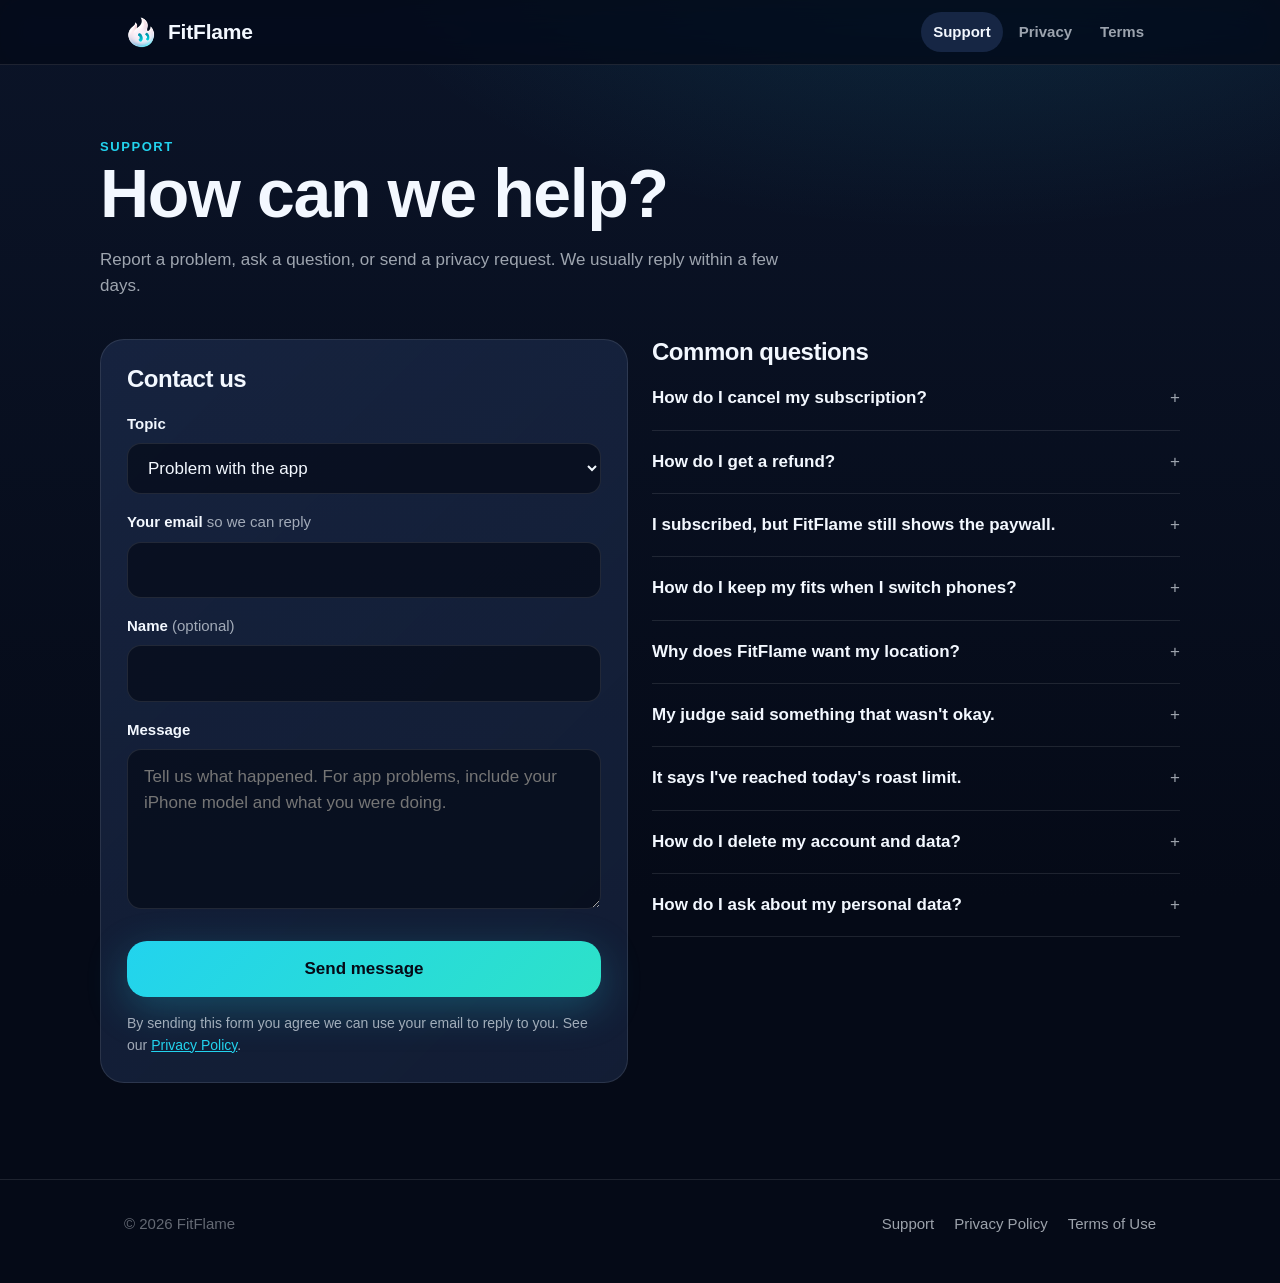
<file: support/index.html>
<!doctype html>
<html lang="en">
  <head>
    <meta charset="utf-8" />
    <meta name="viewport" content="width=device-width, initial-scale=1" />
    <title>FitFlame Support</title>
    <meta name="description" content="Get help with FitFlame, report a problem, or send a privacy request." />
    <meta name="theme-color" content="#050a17" />
    <link rel="icon" type="image/png" href="/assets/favicon.png" />
    <link rel="apple-touch-icon" href="/assets/icon-180.png" />
    <link rel="stylesheet" href="/assets/site.css" />
  </head>
  <body>
    <header class="site-header">
      <div class="wrap">
        <a class="logo" href="/" aria-label="FitFlame home"><img src="/assets/favicon.png" alt="" width="34" height="34" /><span>FitFlame</span></a>
        <nav class="site-nav" aria-label="Main">
          <a href="/support/" aria-current="page">Support</a>
          <a href="/privacy/">Privacy</a>
          <a href="/terms/">Terms</a>
        </nav>
      </div>
    </header>

    <main class="wrap page">
      <div class="page-head">
        <p class="eyebrow">Support</p>
        <h1>How can we help?</h1>
        <p class="muted">Report a problem, ask a question, or send a privacy request. We usually reply within a few days.</p>
      </div>

      <div class="support-grid">
        <section class="card" aria-labelledby="contact-title">
          <h2 id="contact-title" style="font-size: 24px; margin-bottom: 20px">Contact us</h2>
          <!-- Messages are delivered by Formspree; the inbox address never appears on this site. -->
          <form id="contact" class="form" action="https://formspree.io/f/mvkkadnr" method="POST">
            <input type="hidden" name="_subject" value="FitFlame support request" />
            <input type="hidden" name="app" value="FitFlame" />
            <!-- Spam trap: people never see or fill this field. -->
            <input type="text" name="_gotcha" class="hidden-field" tabindex="-1" autocomplete="off" aria-hidden="true" />

            <div class="field">
              <label for="topic">Topic</label>
              <select id="topic" name="topic" required>
                <option>Problem with the app</option>
                <option>Subscription or billing</option>
                <option>Privacy request</option>
                <option>Feedback or idea</option>
                <option>Something else</option>
              </select>
            </div>
            <div class="field">
              <label for="email">Your email <span class="hint">so we can reply</span></label>
              <input id="email" name="email" type="email" autocomplete="email" required />
            </div>
            <div class="field">
              <label for="name">Name <span class="hint">(optional)</span></label>
              <input id="name" name="name" type="text" autocomplete="name" />
            </div>
            <div class="field">
              <label for="message">Message</label>
              <textarea id="message" name="message" required placeholder="Tell us what happened. For app problems, include your iPhone model and what you were doing."></textarea>
            </div>
            <div id="status" role="status" aria-live="polite"></div>
            <button class="button" type="submit">Send message</button>
            <p class="muted" style="font-size: 14px; margin: 0">
              By sending this form you agree we can use your email to reply to you. See our
              <a href="/privacy/">Privacy Policy</a>.
            </p>
          </form>
        </section>

        <section class="faq" aria-labelledby="faq-title">
          <h2 id="faq-title" style="font-size: 24px; margin-bottom: 20px">Common questions</h2>
          <details>
            <summary>How do I cancel my subscription?</summary>
            <p>
              Subscriptions are managed by Apple. Open the Settings app on your iPhone, tap your name, then Subscriptions,
              choose FitFlame and tap Cancel Subscription. If you're on the free trial, cancel at least 24 hours before it
              ends to avoid being charged. You keep access until the end of the period you've paid for.
            </p>
          </details>
          <details>
            <summary>How do I get a refund?</summary>
            <p>
              Purchases are made through the App Store, so Apple handles refunds. Request one at
              <a href="https://reportaproblem.apple.com">reportaproblem.apple.com</a>.
            </p>
          </details>
          <details>
            <summary>I subscribed, but FitFlame still shows the paywall.</summary>
            <p>
              Open FitFlame's Settings and tap Restore purchases, using the same Apple Account you subscribed with. If it
              still doesn't unlock, send us a message with the topic "Subscription or billing".
            </p>
          </details>
          <details>
            <summary>How do I keep my fits when I switch phones?</summary>
            <p>
              Tap Sign in with Apple in FitFlame's Settings. Your fits are backed up and come back when you sign in on
              your new phone. Without signing in, fits are saved only on this phone and are lost if you delete the app.
            </p>
          </details>
          <details>
            <summary>Why does FitFlame want my location?</summary>
            <p>
              Your judge checks the weather where you are, so the roast knows what your outfit is up against. FitFlame
              uses your approximate location only, and only for weather. Prefer not to share it? Pick a city in
              FitFlame's Settings instead.
            </p>
          </details>
          <details>
            <summary>My judge said something that wasn't okay.</summary>
            <p>
              Judges are supposed to roast the clothes, never the person. If a roast crossed the line, send us a message
              with what was said and which judge said it. It helps us make FitFlame better.
            </p>
          </details>
          <details>
            <summary>It says I've reached today's roast limit.</summary>
            <p>
              To keep FitFlame running smoothly for everyone, there's a generous daily limit on roasts. It resets the next
              day.
            </p>
          </details>
          <details>
            <summary>How do I delete my account and data?</summary>
            <p>
              In FitFlame, open Settings and tap Delete account. This permanently deletes your account and any fits backed
              up to our servers. To remove fits saved on your phone, use Delete all fits or delete the app. Deleting your
              account doesn't cancel your subscription; cancel it in your iPhone's Settings.
            </p>
          </details>
          <details>
            <summary>How do I ask about my personal data?</summary>
            <p>
              Choose "Privacy request" in the form. If you signed in with Apple, send it from the email you used so we can
              find your account. Read more in our <a href="/privacy/">Privacy Policy</a>.
            </p>
          </details>
        </section>
      </div>
    </main>

    <footer class="site-footer">
      <div class="wrap">
        <span>© 2026 FitFlame</span>
        <nav aria-label="Footer">
          <a href="/support/">Support</a>
          <a href="/privacy/">Privacy Policy</a>
          <a href="/terms/">Terms of Use</a>
        </nav>
      </div>
    </footer>

    <script>
      // Sends the form without leaving the page. Without JavaScript, the form still posts and
      // Formspree shows its own confirmation page.
      (function () {
        const form = document.getElementById("contact");
        const status = document.getElementById("status");
        const button = form.querySelector("button[type=submit]");
        const show = (kind, text) => {
          status.className = "notice " + kind;
          status.textContent = text;
        };

        form.addEventListener("submit", async (event) => {
          event.preventDefault();
          const data = new FormData(form);
          data.set("_subject", "FitFlame: " + data.get("topic"));
          button.disabled = true;
          button.textContent = "Sending…";
          try {
            const response = await fetch(form.action, {
              method: "POST",
              headers: { Accept: "application/json" },
              body: data,
            });
            if (!response.ok) throw new Error("Formspree returned " + response.status);
            form.reset();
            show("success", "Thanks! Your message was sent. We'll reply by email.");
          } catch {
            show("error", "Your message didn't send. Please try again in a moment.");
          } finally {
            button.disabled = false;
            button.textContent = "Send message";
          }
        });
      })();
    </script>
  </body>
</html>
</file>
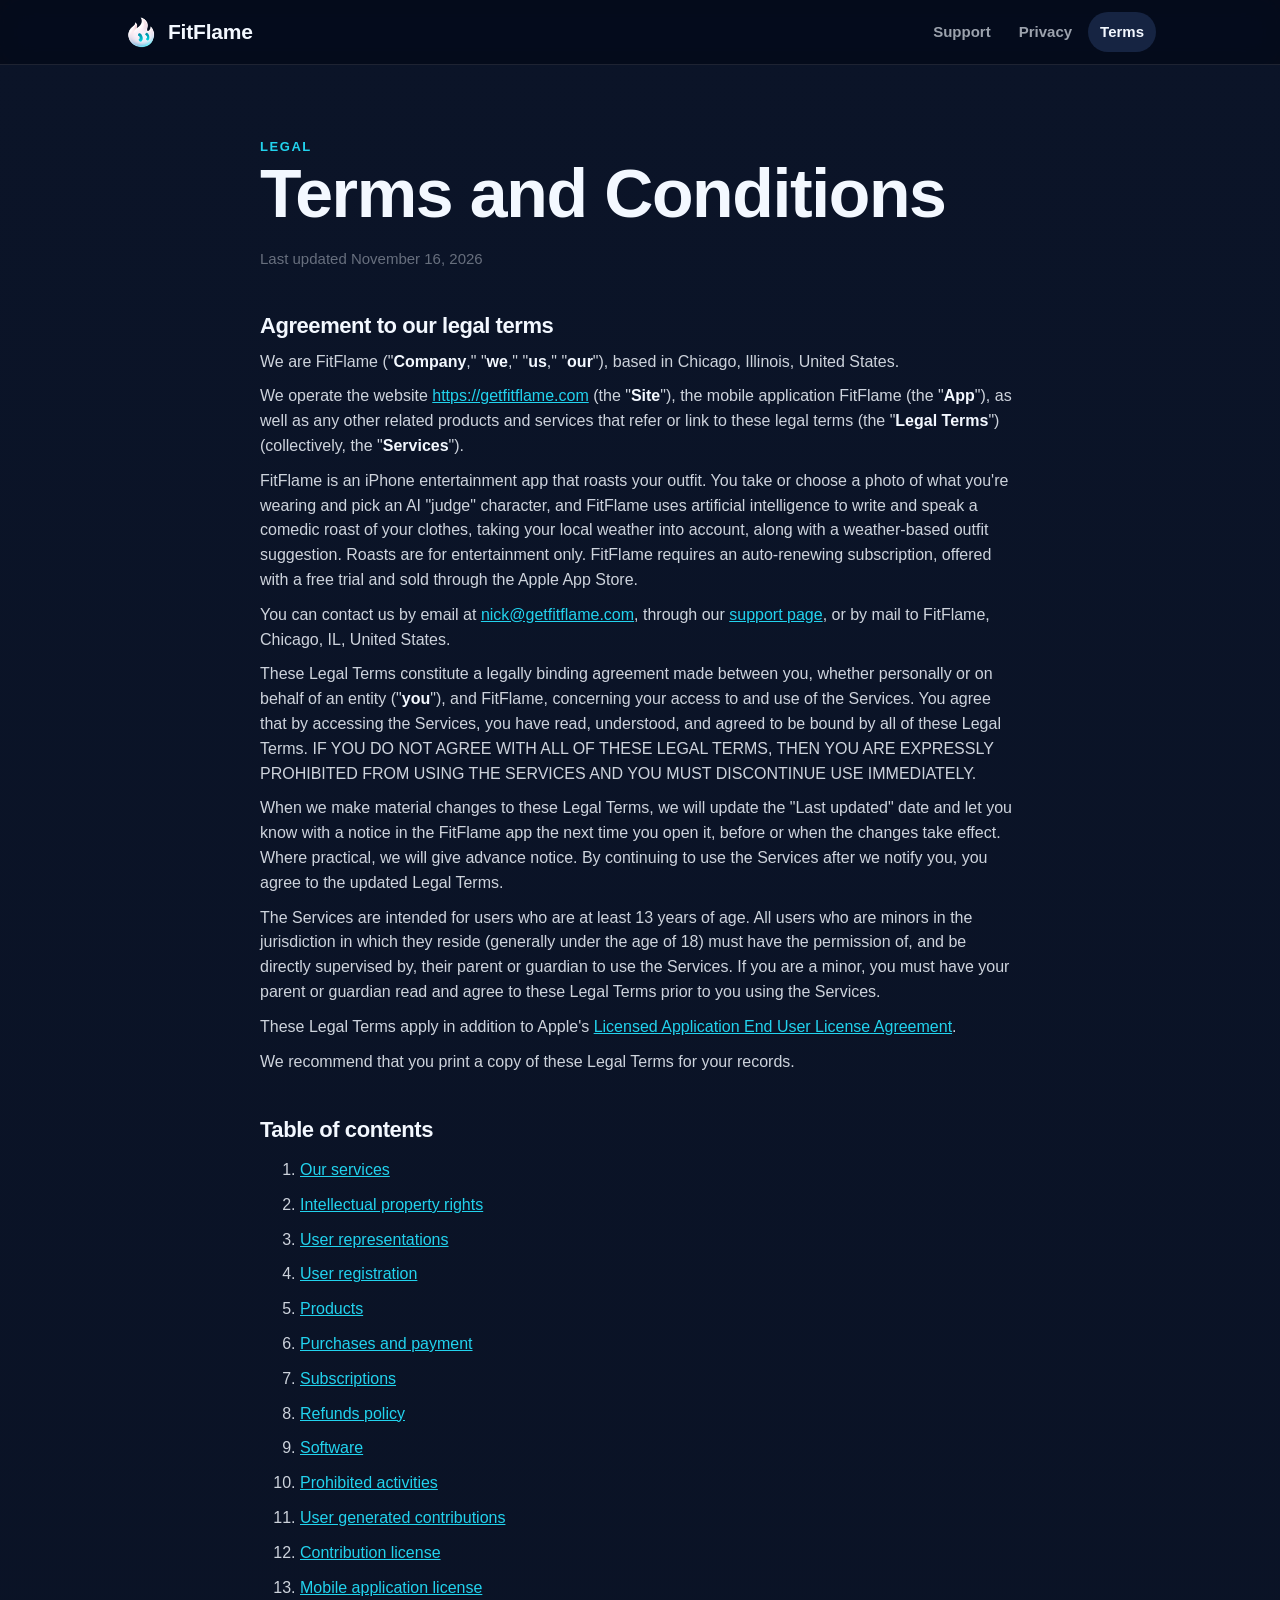
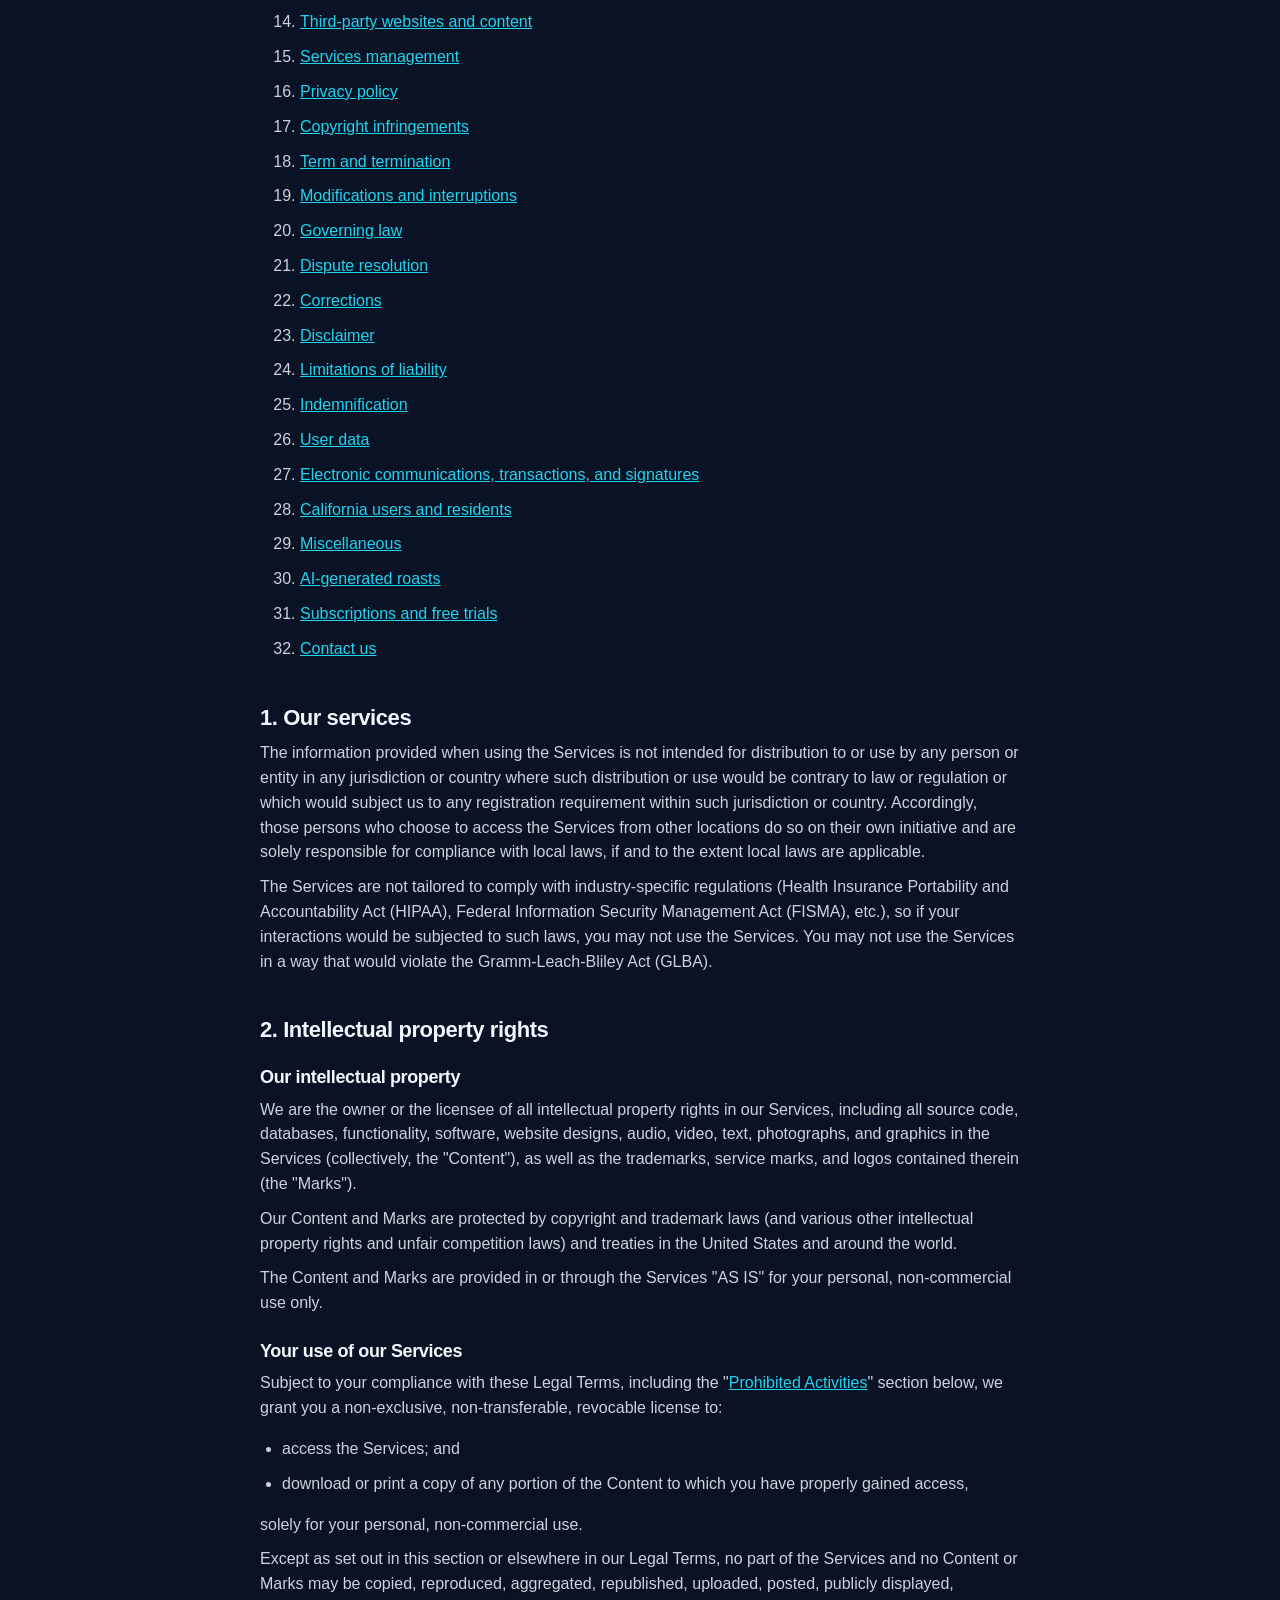
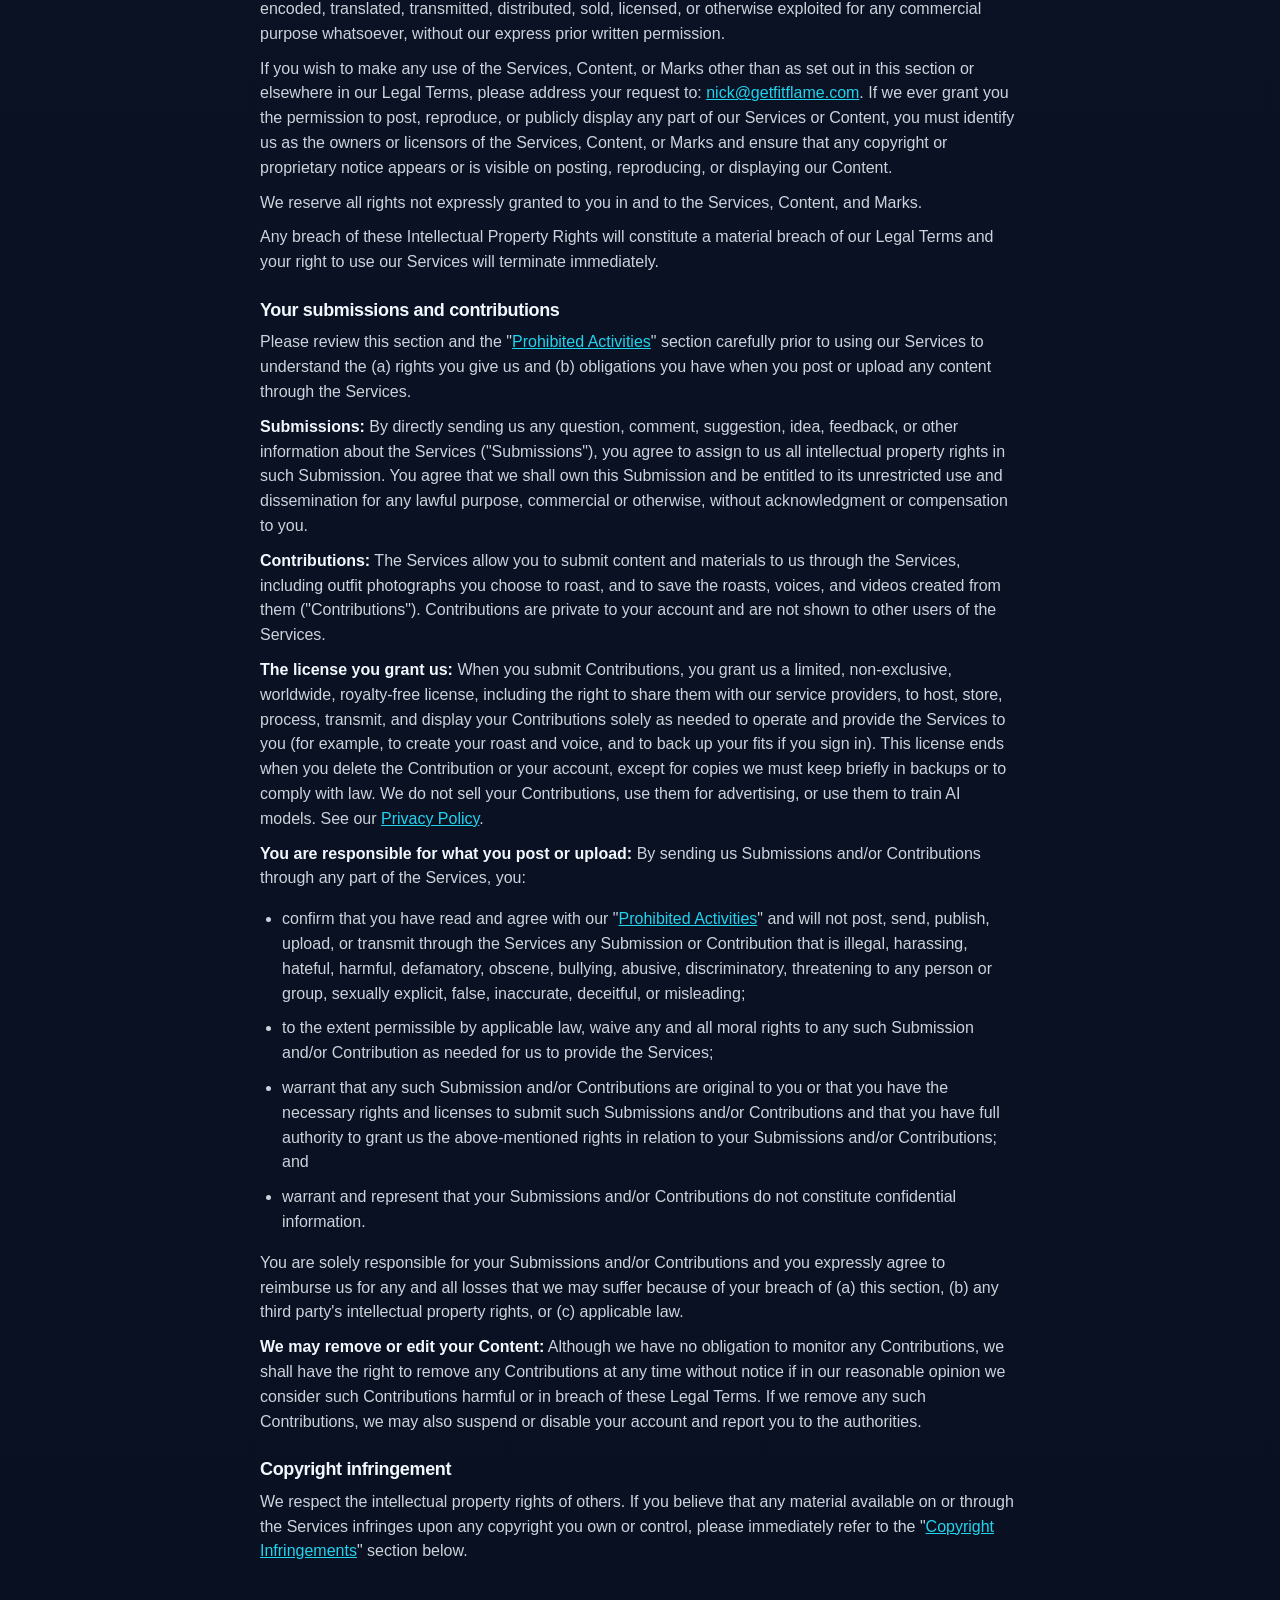
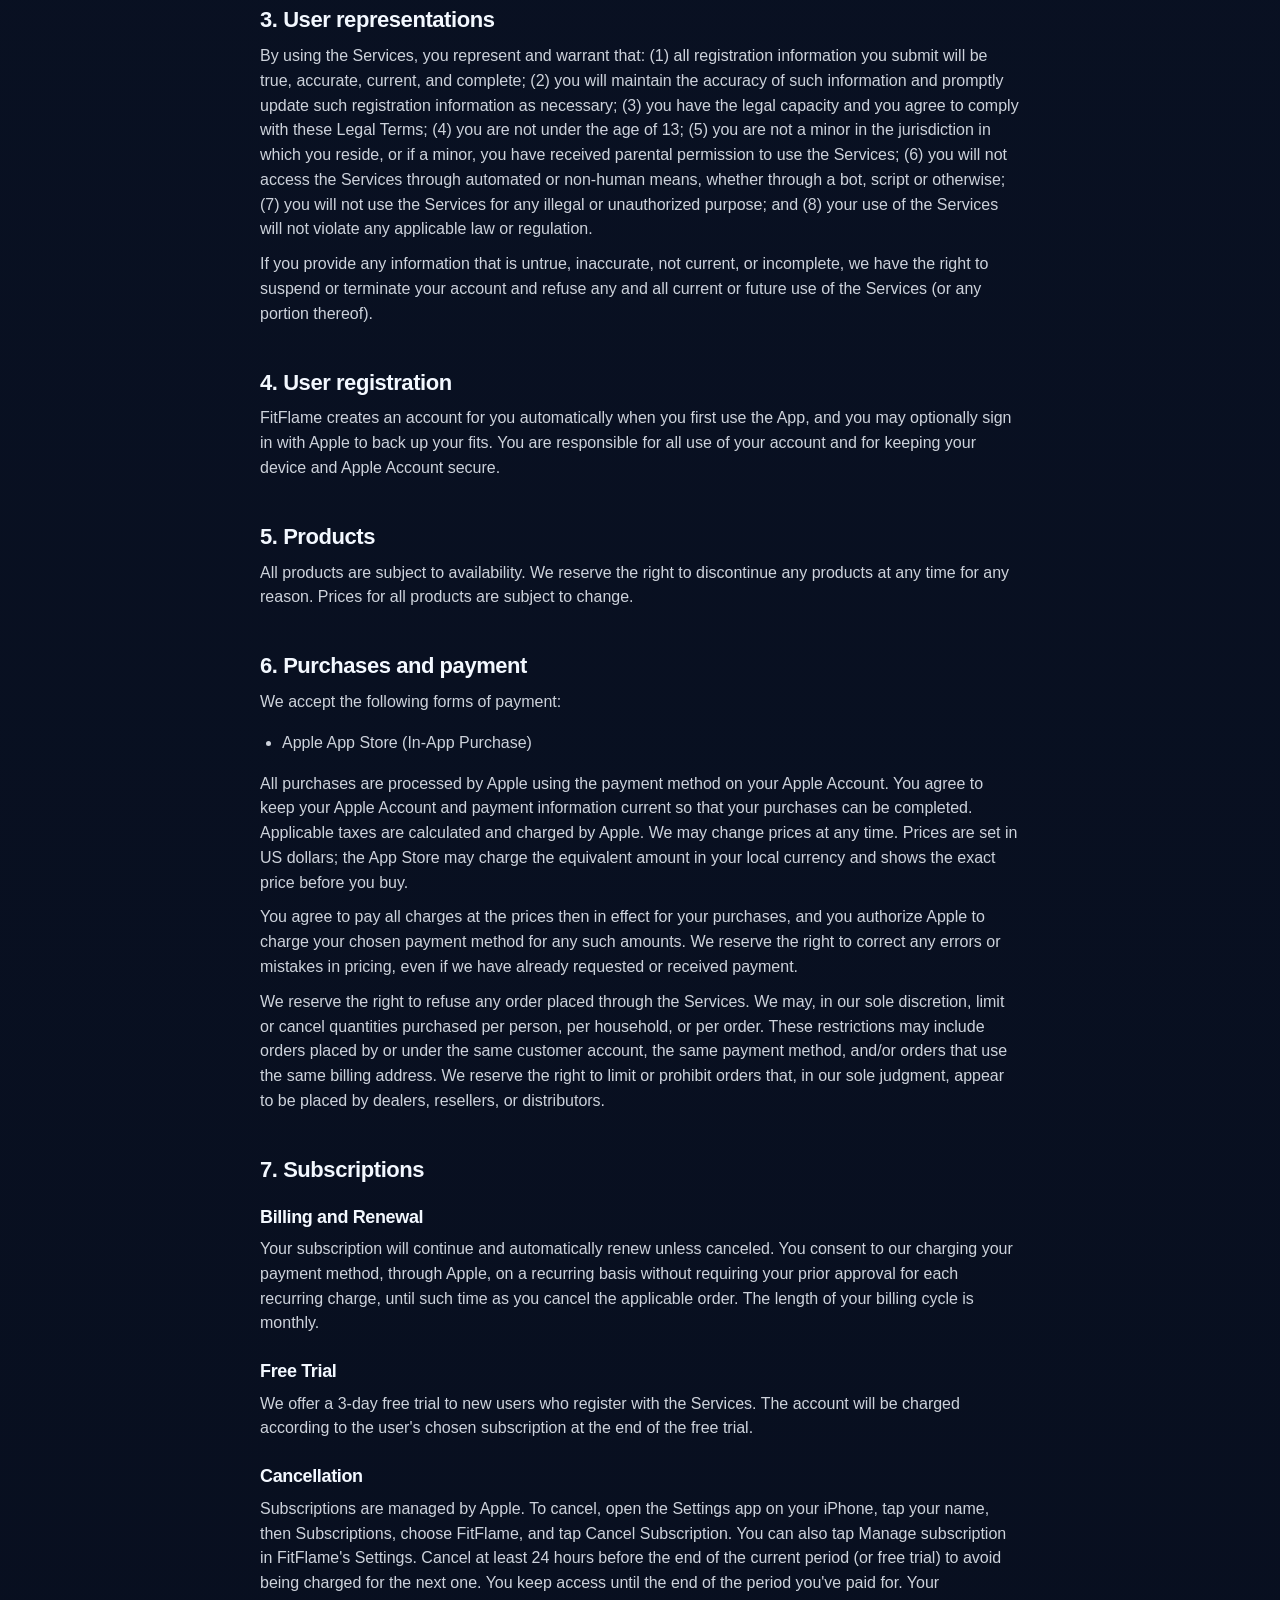
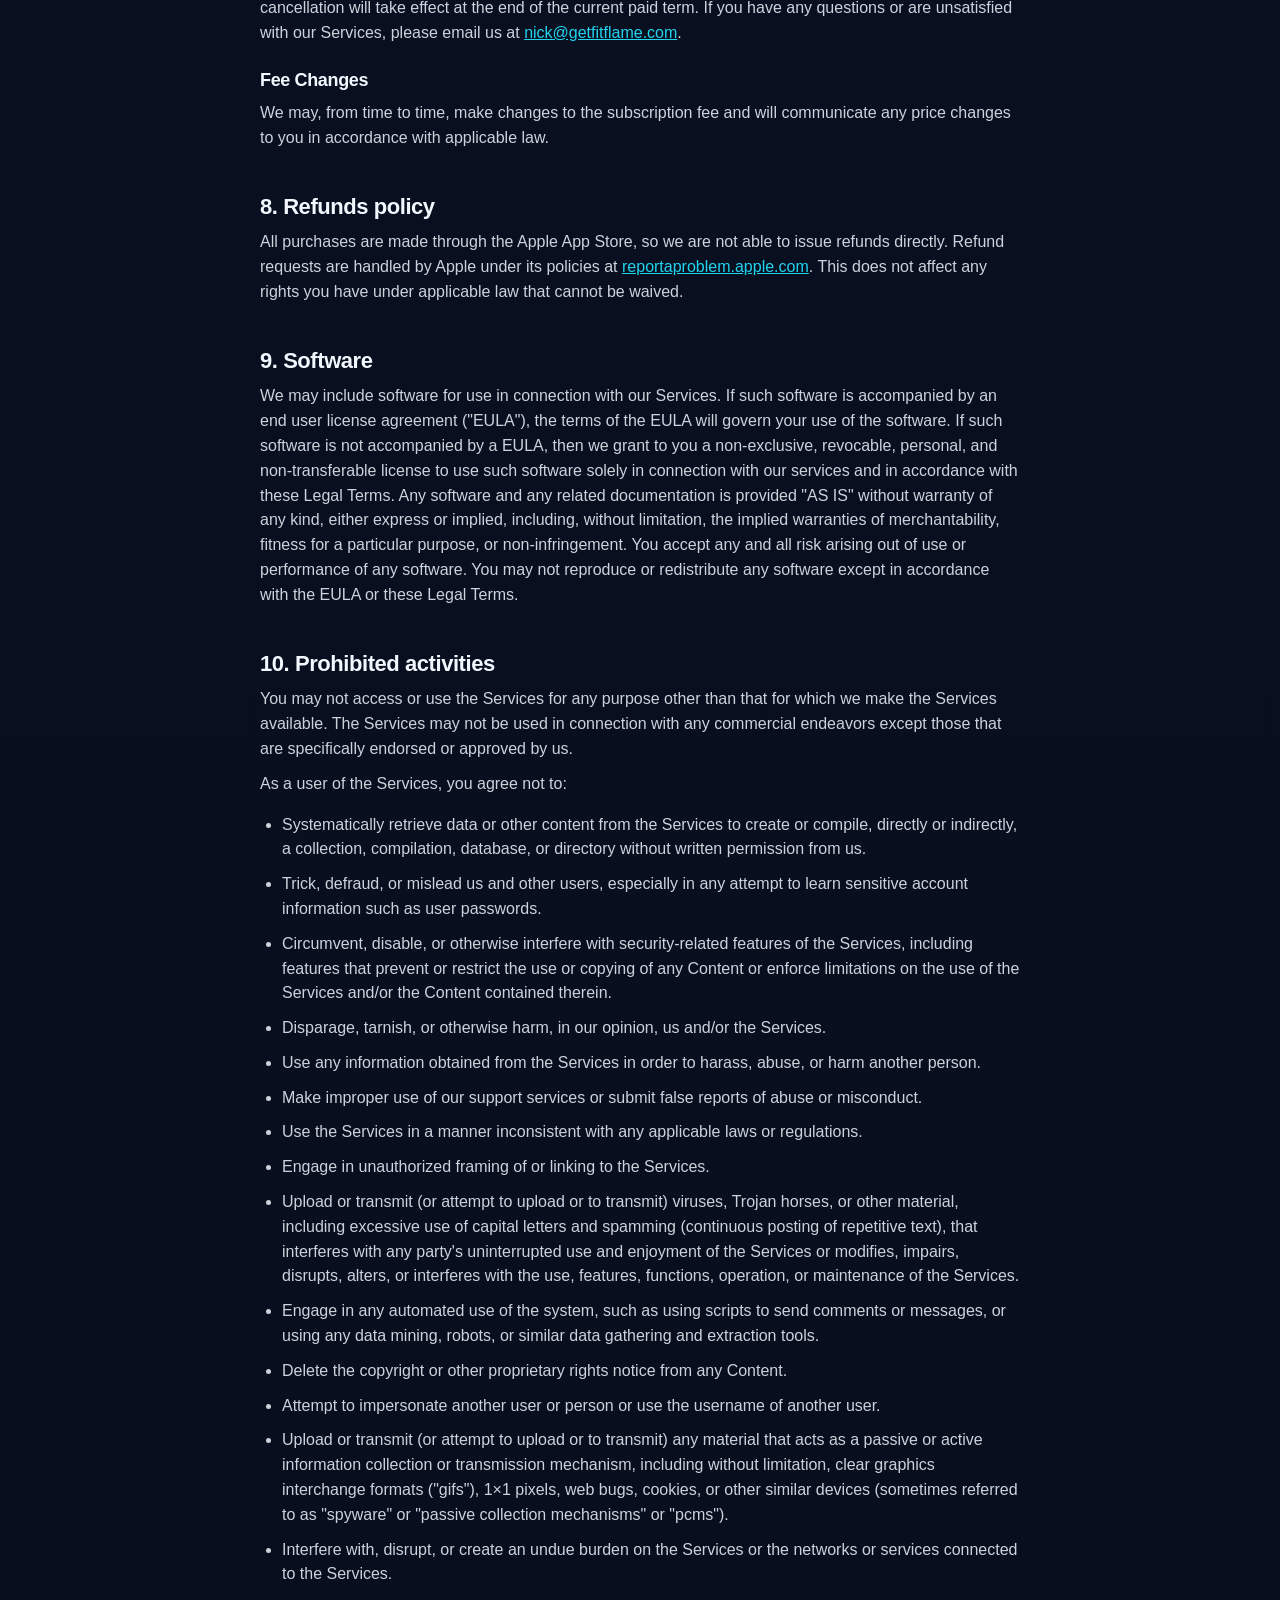
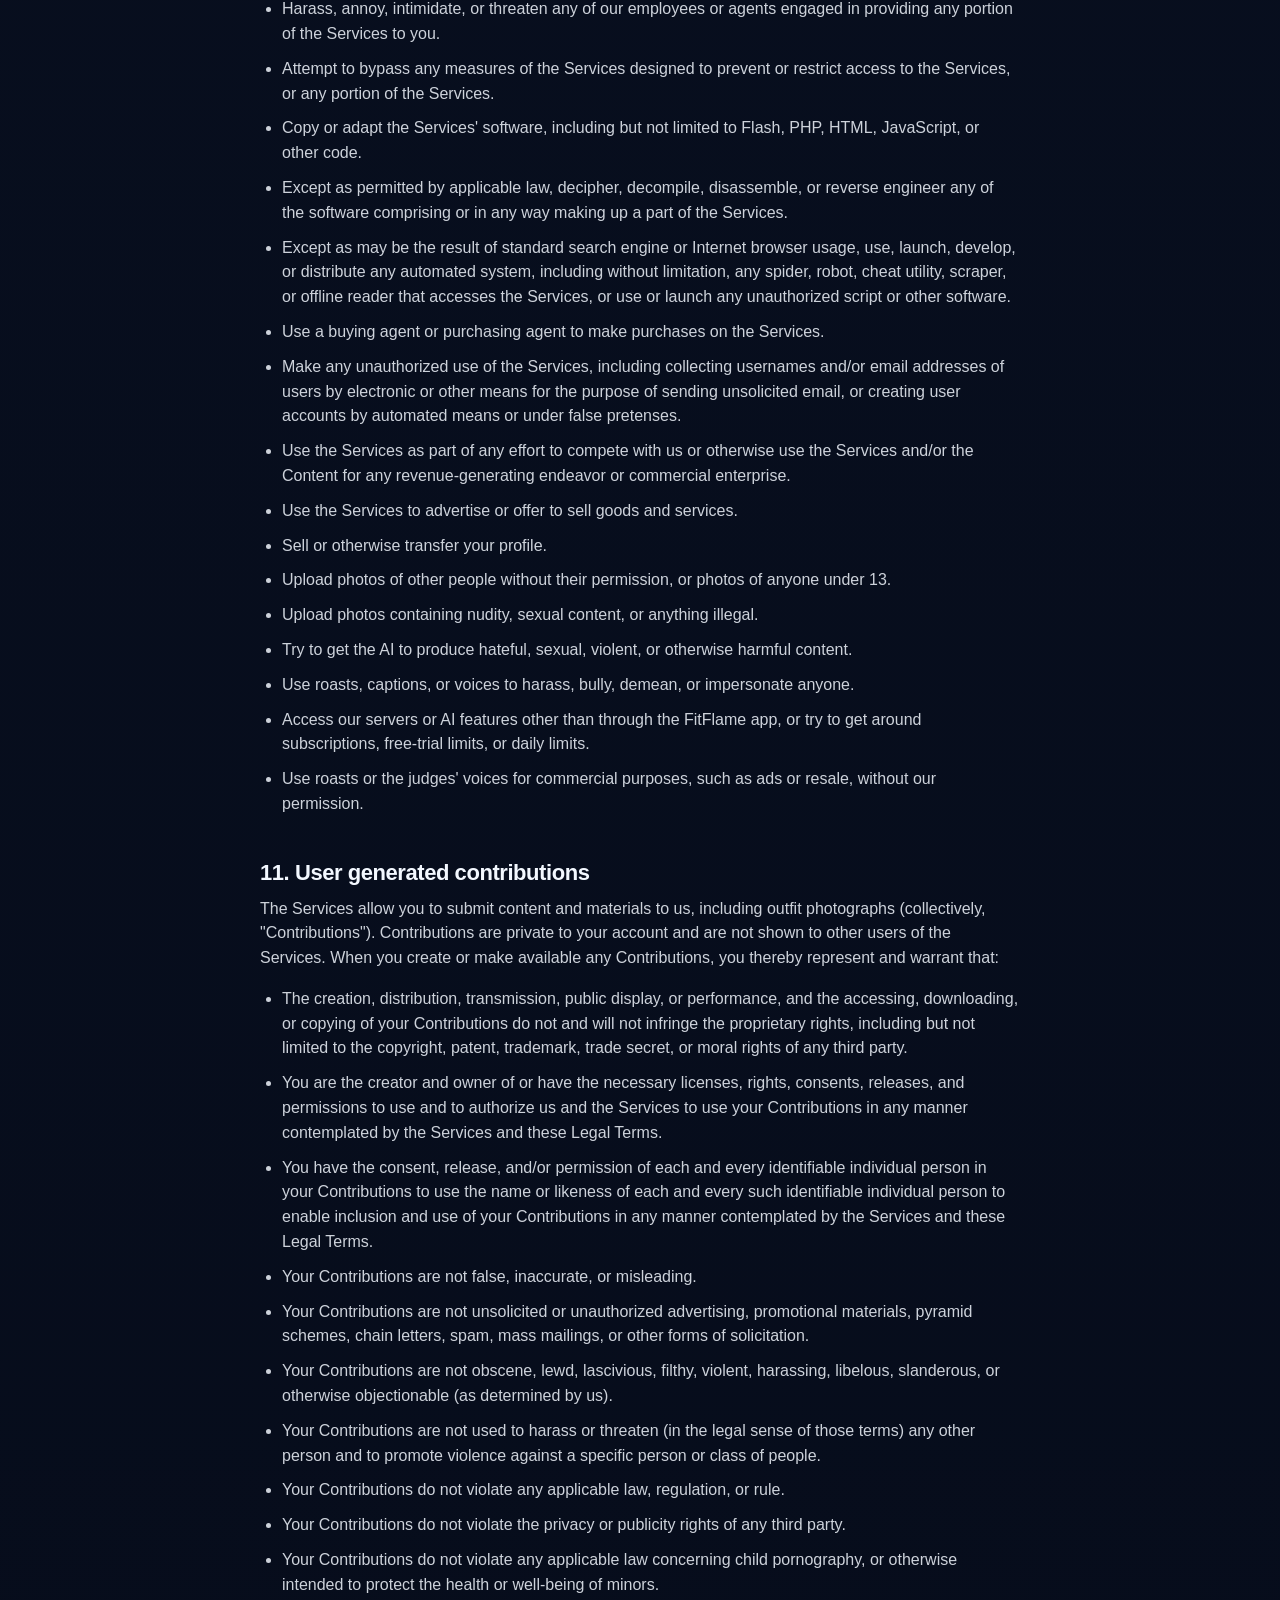
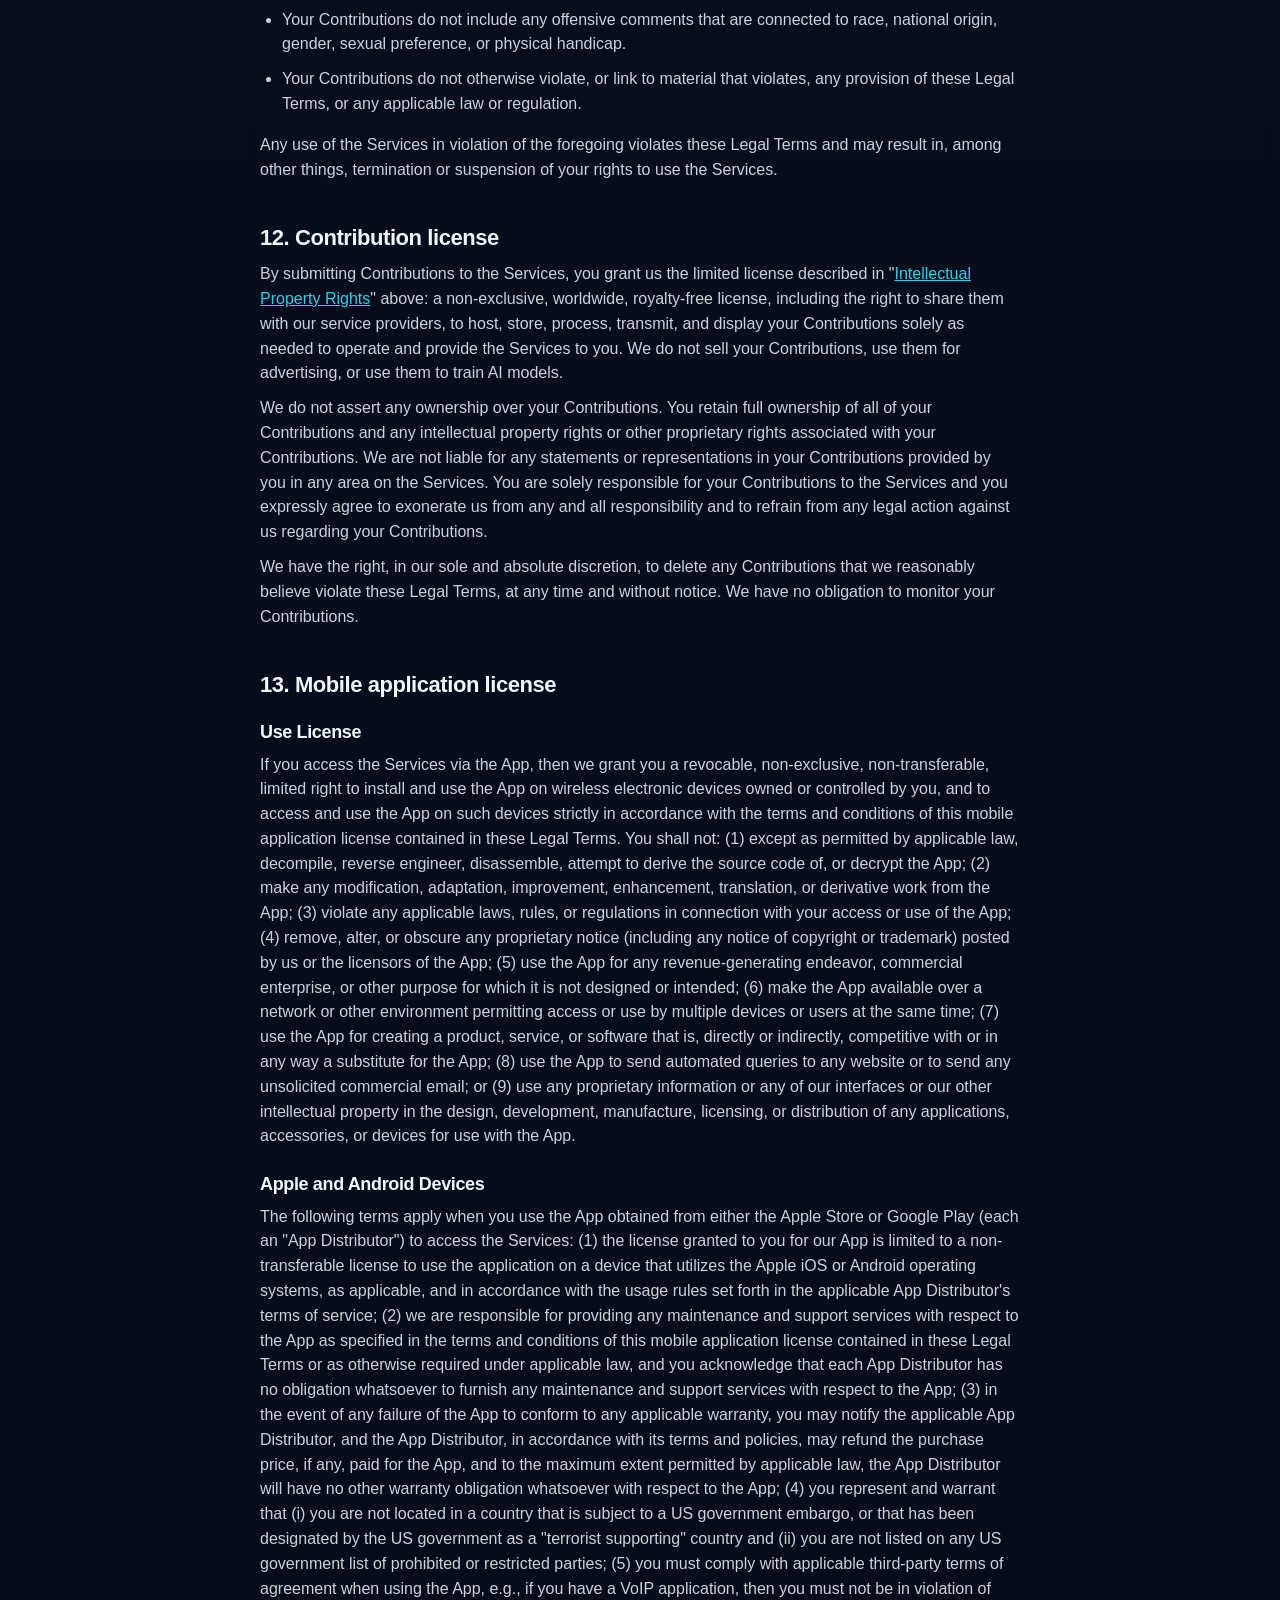
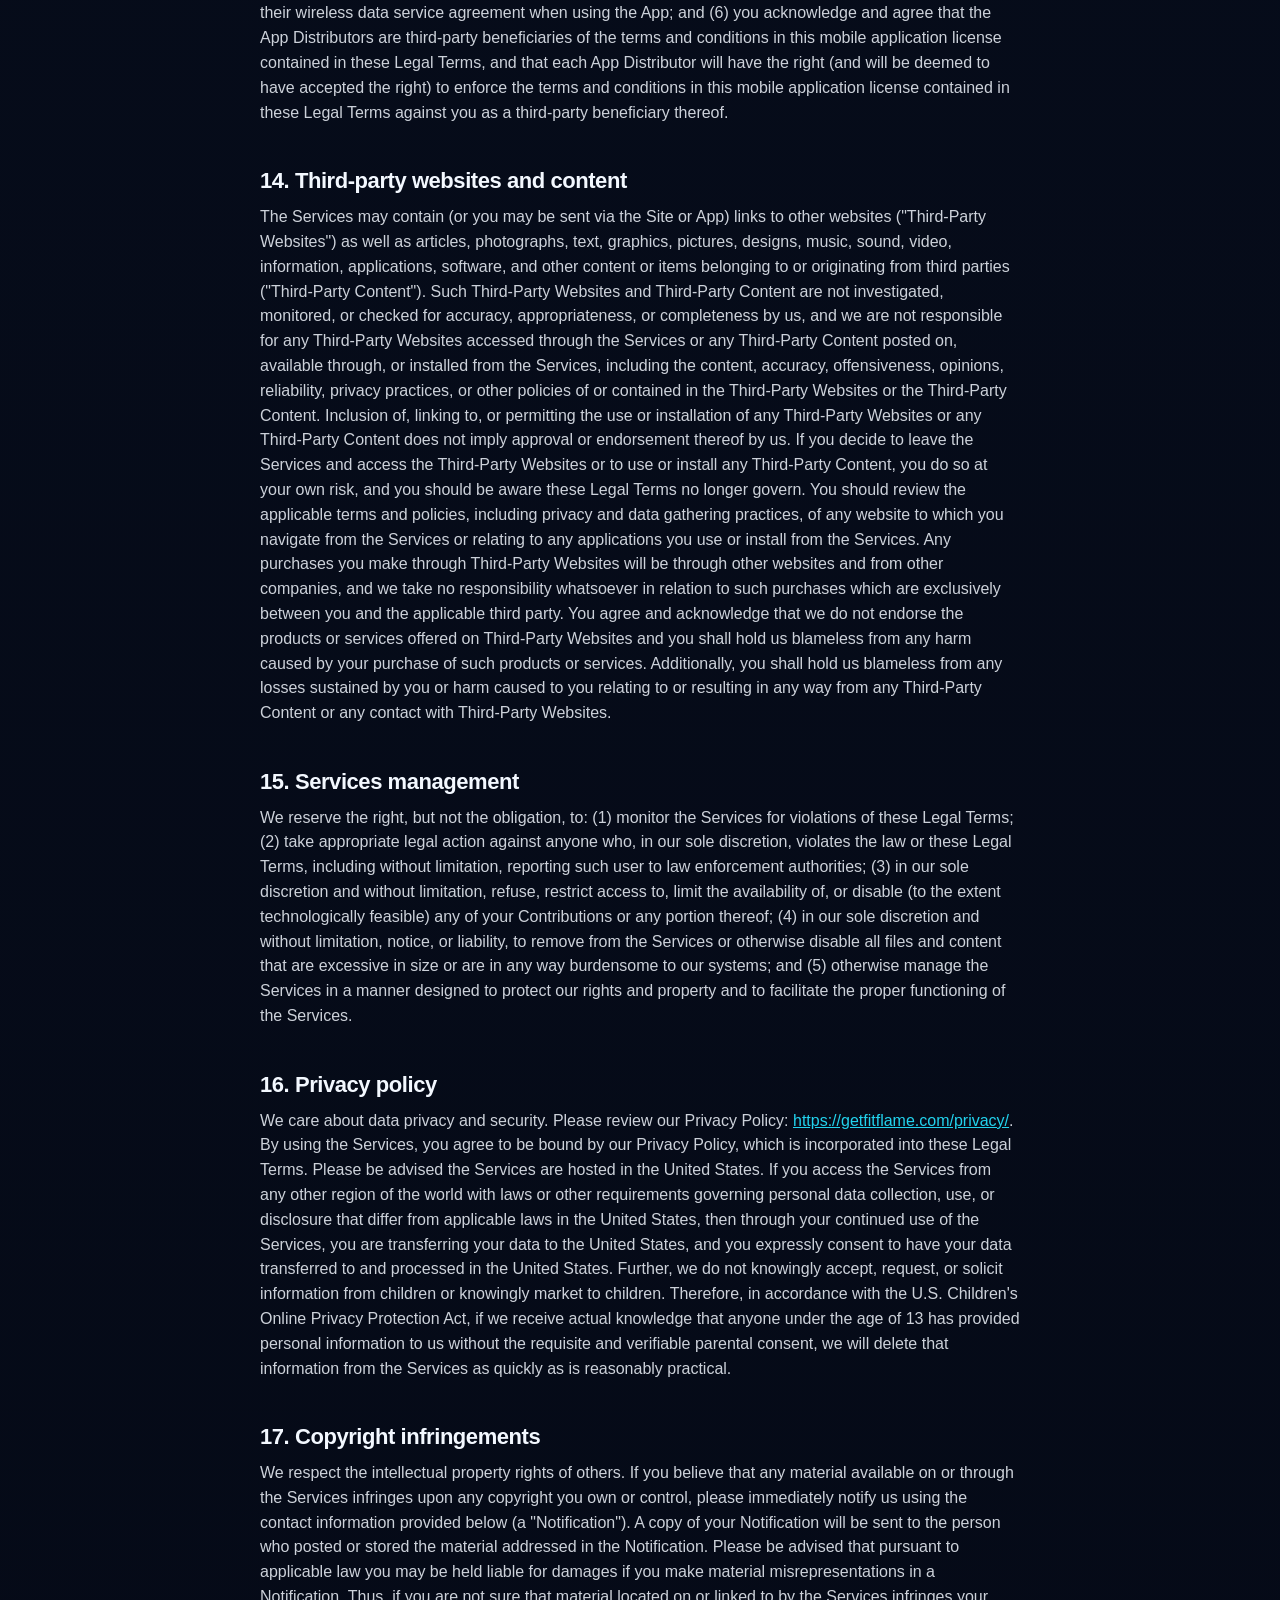
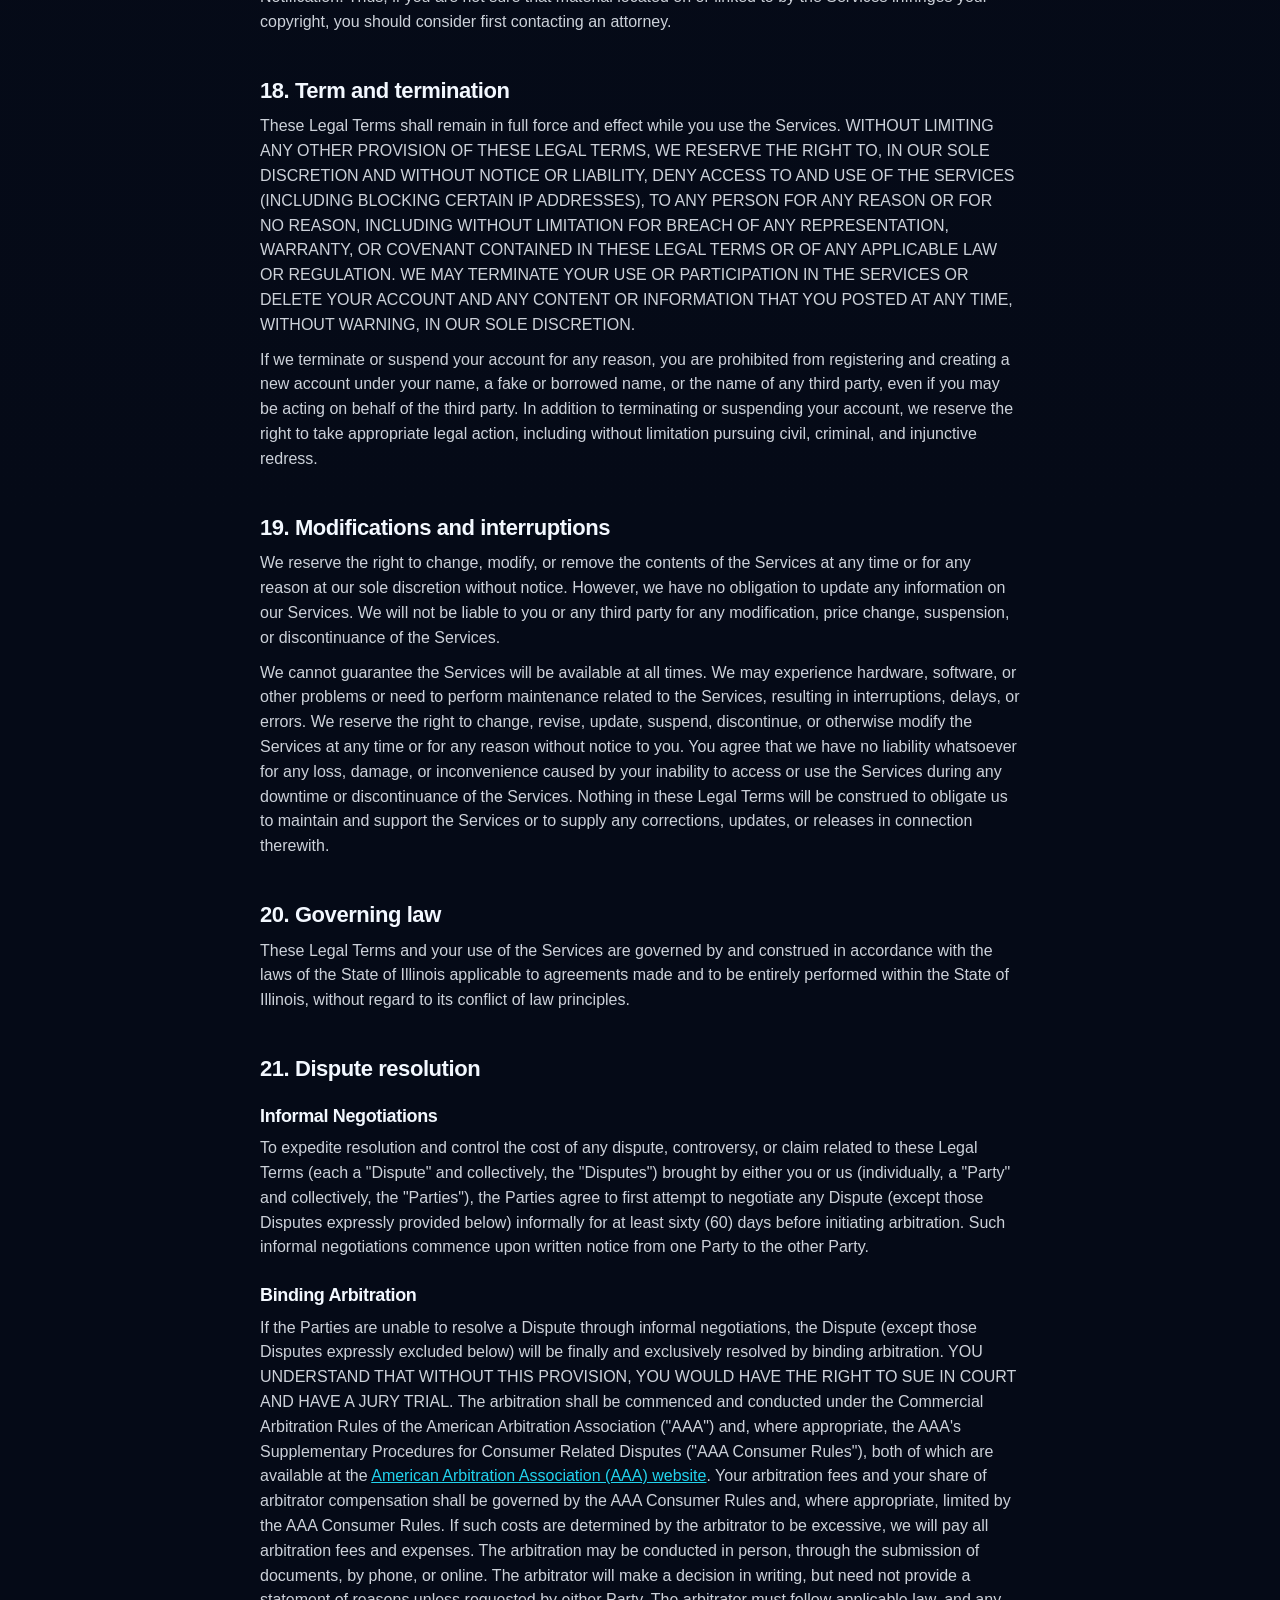
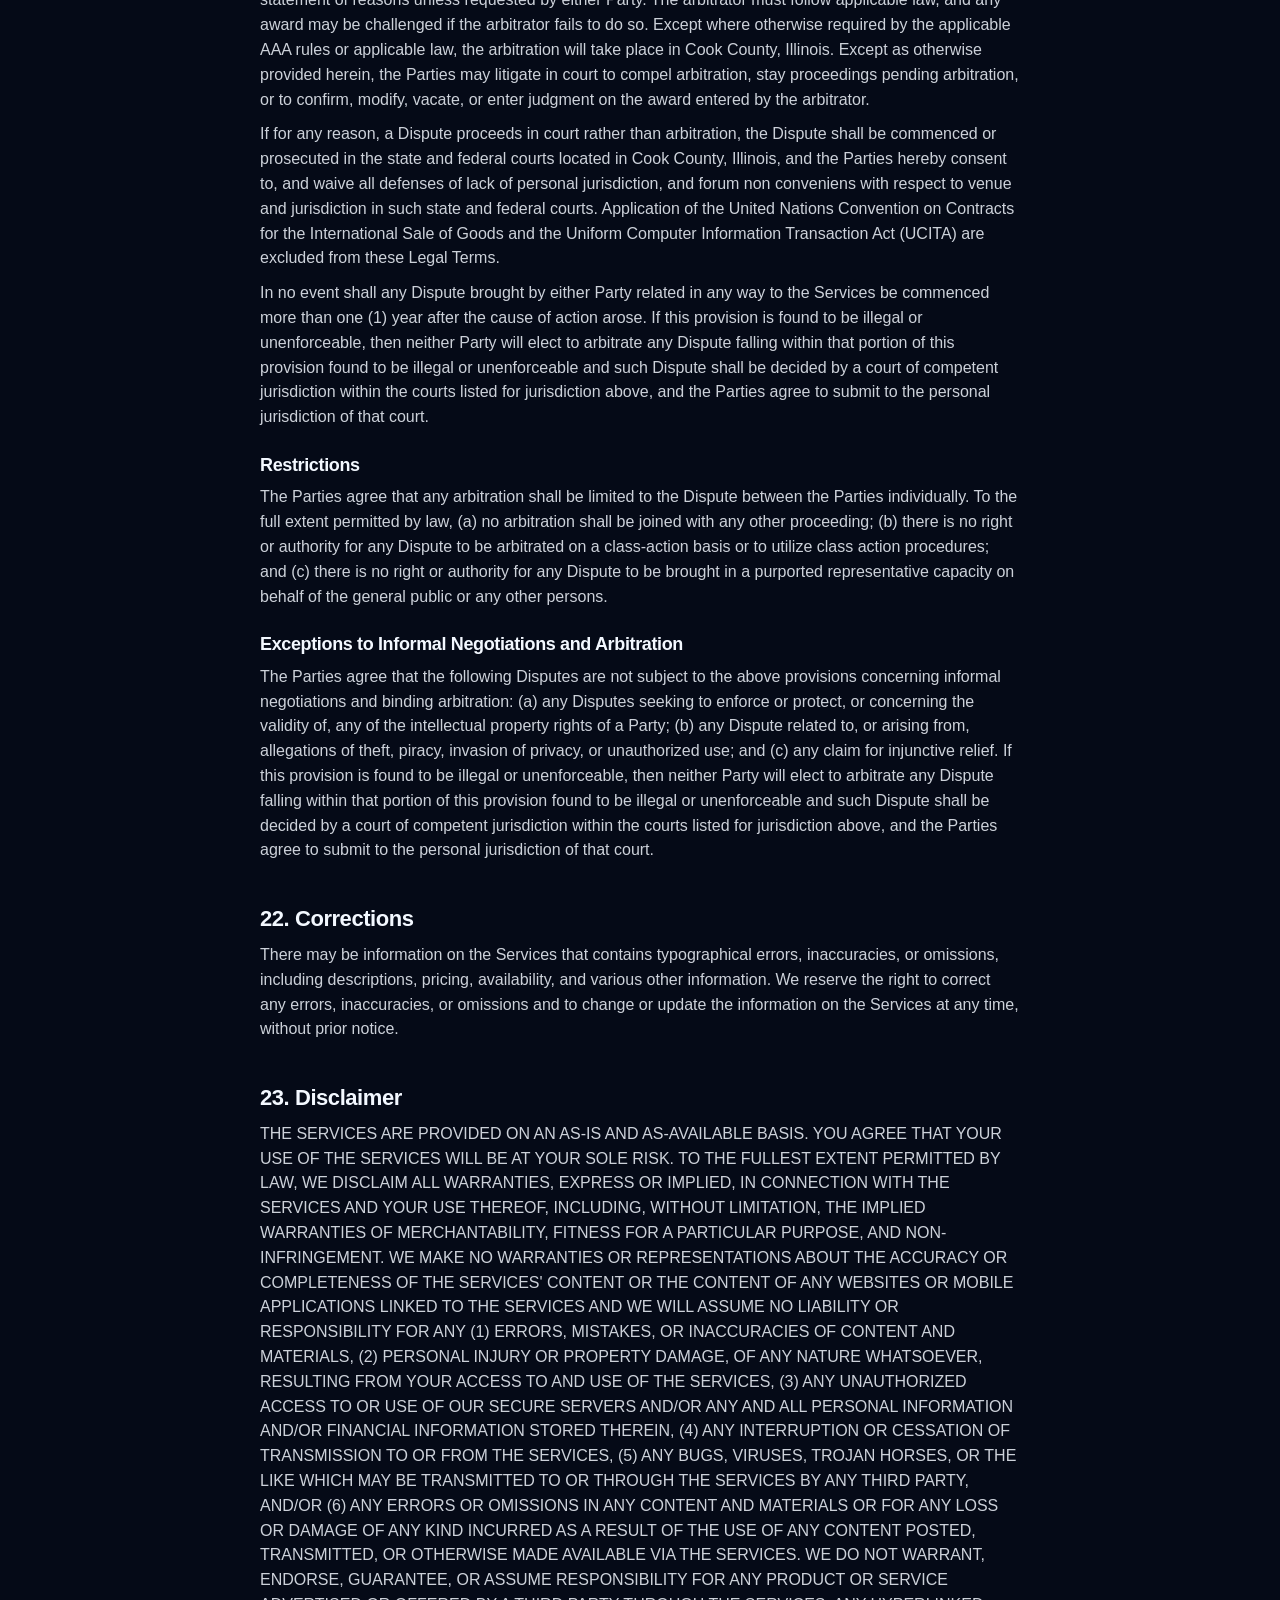
<file: terms/index.html>
<!doctype html>
<html lang="en">
  <head>
    <meta charset="utf-8" />
    <meta name="viewport" content="width=device-width, initial-scale=1" />
    <title>Terms of Use | FitFlame</title>
    <meta name="description" content="The terms for using the FitFlame app and subscription." />
    <meta name="theme-color" content="#050a17" />
    <link rel="icon" type="image/png" href="/assets/favicon.png" />
    <link rel="apple-touch-icon" href="/assets/icon-180.png" />
    <link rel="stylesheet" href="/assets/site.css" />
  </head>
  <body>
    <header class="site-header">
      <div class="wrap">
        <a class="logo" href="/" aria-label="FitFlame home"><img src="/assets/favicon.png" alt="" width="34" height="34" /><span>FitFlame</span></a>
        <nav class="site-nav" aria-label="Main">
          <a href="/support/">Support</a>
          <a href="/privacy/">Privacy</a>
          <a href="/terms/" aria-current="page">Terms</a>
        </nav>
      </div>
    </header>

    <main class="wrap page narrow">
      <div class="page-head">
        <p class="eyebrow">Legal</p>
        <h1>Terms and Conditions</h1>
        <p class="updated">Last updated November 16, 2026</p>
      </div>

      <!-- TERMS AND CONDITIONS: generated with Termly, converted to this site's markup. See README before re-exporting. -->
      <article class="legal">
        <h2 id="agreement">Agreement to our legal terms</h2>
        <p>
          We are FitFlame ("<strong>Company</strong>," "<strong>we</strong>," "<strong>us</strong>," "<strong>our</strong>"),
          based in Chicago, Illinois, United States.
        </p>
        <p>
          We operate the website <a href="https://getfitflame.com">https://getfitflame.com</a> (the "<strong>Site</strong>"),
          the mobile application FitFlame (the "<strong>App</strong>"), as well as any other related products and services
          that refer or link to these legal terms (the "<strong>Legal Terms</strong>") (collectively, the
          "<strong>Services</strong>").
        </p>
        <p>
          FitFlame is an iPhone entertainment app that roasts your outfit. You take or choose a photo of what you're wearing
          and pick an AI "judge" character, and FitFlame uses artificial intelligence to write and speak a comedic roast of
          your clothes, taking your local weather into account, along with a weather-based outfit suggestion. Roasts are for
          entertainment only. FitFlame requires an auto-renewing subscription, offered with a free trial and sold through
          the Apple App Store.
        </p>
        <p>
          You can contact us by email at <a href="mailto:nick@getfitflame.com">nick@getfitflame.com</a>, through our
          <a href="/support/">support page</a>, or by mail to FitFlame, Chicago, IL, United States.
        </p>
        <p>
          These Legal Terms constitute a legally binding agreement made between you, whether personally or on behalf of an
          entity ("<strong>you</strong>"), and FitFlame, concerning your access to and use of the Services. You agree that by
          accessing the Services, you have read, understood, and agreed to be bound by all of these Legal Terms. IF YOU DO
          NOT AGREE WITH ALL OF THESE LEGAL TERMS, THEN YOU ARE EXPRESSLY PROHIBITED FROM USING THE SERVICES AND YOU MUST
          DISCONTINUE USE IMMEDIATELY.
        </p>
        <p>
          When we make material changes to these Legal Terms, we will update the "Last updated" date and let you know with a
          notice in the FitFlame app the next time you open it, before or when the changes take effect. Where practical, we
          will give advance notice. By continuing to use the Services after we notify you, you agree to the updated Legal
          Terms.
        </p>
        <p>
          The Services are intended for users who are at least 13 years of age. All users who are minors in the jurisdiction
          in which they reside (generally under the age of 18) must have the permission of, and be directly supervised by,
          their parent or guardian to use the Services. If you are a minor, you must have your parent or guardian read and
          agree to these Legal Terms prior to you using the Services.
        </p>
        <p>
          These Legal Terms apply in addition to Apple's
          <a href="https://www.apple.com/legal/internet-services/itunes/dev/stdeula/" target="_blank" rel="noopener">Licensed Application End User License Agreement</a>.
        </p>
        <p>We recommend that you print a copy of these Legal Terms for your records.</p>

        <h2 id="toc">Table of contents</h2>
        <ol>
          <li><a href="#services">Our services</a></li>
          <li><a href="#ip">Intellectual property rights</a></li>
          <li><a href="#userreps">User representations</a></li>
          <li><a href="#userreg">User registration</a></li>
          <li><a href="#products">Products</a></li>
          <li><a href="#purchases">Purchases and payment</a></li>
          <li><a href="#subscriptions">Subscriptions</a></li>
          <li><a href="#refunds">Refunds policy</a></li>
          <li><a href="#software">Software</a></li>
          <li><a href="#prohibited">Prohibited activities</a></li>
          <li><a href="#ugc">User generated contributions</a></li>
          <li><a href="#license">Contribution license</a></li>
          <li><a href="#mobile">Mobile application license</a></li>
          <li><a href="#thirdparty">Third-party websites and content</a></li>
          <li><a href="#sitemanage">Services management</a></li>
          <li><a href="#ppyes">Privacy policy</a></li>
          <li><a href="#copyright">Copyright infringements</a></li>
          <li><a href="#terms">Term and termination</a></li>
          <li><a href="#modifications">Modifications and interruptions</a></li>
          <li><a href="#law">Governing law</a></li>
          <li><a href="#disputes">Dispute resolution</a></li>
          <li><a href="#corrections">Corrections</a></li>
          <li><a href="#disclaimer">Disclaimer</a></li>
          <li><a href="#liability">Limitations of liability</a></li>
          <li><a href="#indemnification">Indemnification</a></li>
          <li><a href="#userdata">User data</a></li>
          <li><a href="#electronic">Electronic communications, transactions, and signatures</a></li>
          <li><a href="#california">California users and residents</a></li>
          <li><a href="#misc">Miscellaneous</a></li>
          <li><a href="#addclause">AI-generated roasts</a></li>
          <li><a href="#addclauseb">Subscriptions and free trials</a></li>
          <li><a href="#contact">Contact us</a></li>
        </ol>

        <h2 id="services">1. Our services</h2>
        <p>
          The information provided when using the Services is not intended for distribution to or use by any person or
          entity in any jurisdiction or country where such distribution or use would be contrary to law or regulation or
          which would subject us to any registration requirement within such jurisdiction or country. Accordingly, those
          persons who choose to access the Services from other locations do so on their own initiative and are solely
          responsible for compliance with local laws, if and to the extent local laws are applicable.
        </p>
        <p>
          The Services are not tailored to comply with industry-specific regulations (Health Insurance Portability and
          Accountability Act (HIPAA), Federal Information Security Management Act (FISMA), etc.), so if your interactions
          would be subjected to such laws, you may not use the Services. You may not use the Services in a way that would
          violate the Gramm-Leach-Bliley Act (GLBA).
        </p>

        <h2 id="ip">2. Intellectual property rights</h2>
        <h3>Our intellectual property</h3>
        <p>
          We are the owner or the licensee of all intellectual property rights in our Services, including all source code,
          databases, functionality, software, website designs, audio, video, text, photographs, and graphics in the Services
          (collectively, the "Content"), as well as the trademarks, service marks, and logos contained therein (the "Marks").
        </p>
        <p>
          Our Content and Marks are protected by copyright and trademark laws (and various other intellectual property
          rights and unfair competition laws) and treaties in the United States and around the world.
        </p>
        <p>The Content and Marks are provided in or through the Services "AS IS" for your personal, non-commercial use only.</p>
        <h3>Your use of our Services</h3>
        <p>
          Subject to your compliance with these Legal Terms, including the "<a href="#prohibited">Prohibited Activities</a>"
          section below, we grant you a non-exclusive, non-transferable, revocable license to:
        </p>
        <ul>
          <li>access the Services; and</li>
          <li>download or print a copy of any portion of the Content to which you have properly gained access,</li>
        </ul>
        <p>solely for your personal, non-commercial use.</p>
        <p>
          Except as set out in this section or elsewhere in our Legal Terms, no part of the Services and no Content or Marks
          may be copied, reproduced, aggregated, republished, uploaded, posted, publicly displayed, encoded, translated,
          transmitted, distributed, sold, licensed, or otherwise exploited for any commercial purpose whatsoever, without
          our express prior written permission.
        </p>
        <p>
          If you wish to make any use of the Services, Content, or Marks other than as set out in this section or elsewhere
          in our Legal Terms, please address your request to: <a href="mailto:nick@getfitflame.com">nick@getfitflame.com</a>.
          If we ever grant you the permission to post, reproduce, or publicly display any part of our Services or Content,
          you must identify us as the owners or licensors of the Services, Content, or Marks and ensure that any copyright
          or proprietary notice appears or is visible on posting, reproducing, or displaying our Content.
        </p>
        <p>We reserve all rights not expressly granted to you in and to the Services, Content, and Marks.</p>
        <p>
          Any breach of these Intellectual Property Rights will constitute a material breach of our Legal Terms and your
          right to use our Services will terminate immediately.
        </p>
        <h3>Your submissions and contributions</h3>
        <p>
          Please review this section and the "<a href="#prohibited">Prohibited Activities</a>" section carefully prior to
          using our Services to understand the (a) rights you give us and (b) obligations you have when you post or upload
          any content through the Services.
        </p>
        <p>
          <strong>Submissions:</strong> By directly sending us any question, comment, suggestion, idea, feedback, or other
          information about the Services ("Submissions"), you agree to assign to us all intellectual property rights in such
          Submission. You agree that we shall own this Submission and be entitled to its unrestricted use and dissemination
          for any lawful purpose, commercial or otherwise, without acknowledgment or compensation to you.
        </p>
        <p>
          <strong>Contributions:</strong> The Services allow you to submit content and materials to us through the Services,
          including outfit photographs you choose to roast, and to save the roasts, voices, and videos created from them
          ("Contributions"). Contributions are private to your account and are not shown to other users of the Services.
        </p>
        <p>
          <strong>The license you grant us:</strong> When you submit Contributions, you grant us a limited, non-exclusive,
          worldwide, royalty-free license, including the right to share them with our service providers, to host, store,
          process, transmit, and display your Contributions solely as needed to operate and provide the Services to you
          (for example, to create your roast and voice, and to back up your fits if you sign in). This license ends when you
          delete the Contribution or your account, except for copies we must keep briefly in backups or to comply with law.
          We do not sell your Contributions, use them for advertising, or use them to train AI models. See our
          <a href="/privacy/">Privacy Policy</a>.
        </p>
        <p><strong>You are responsible for what you post or upload:</strong> By sending us Submissions and/or Contributions through any part of the Services, you:</p>
        <ul>
          <li>confirm that you have read and agree with our "<a href="#prohibited">Prohibited Activities</a>" and will not post, send, publish, upload, or transmit through the Services any Submission or Contribution that is illegal, harassing, hateful, harmful, defamatory, obscene, bullying, abusive, discriminatory, threatening to any person or group, sexually explicit, false, inaccurate, deceitful, or misleading;</li>
          <li>to the extent permissible by applicable law, waive any and all moral rights to any such Submission and/or Contribution as needed for us to provide the Services;</li>
          <li>warrant that any such Submission and/or Contributions are original to you or that you have the necessary rights and licenses to submit such Submissions and/or Contributions and that you have full authority to grant us the above-mentioned rights in relation to your Submissions and/or Contributions; and</li>
          <li>warrant and represent that your Submissions and/or Contributions do not constitute confidential information.</li>
        </ul>
        <p>
          You are solely responsible for your Submissions and/or Contributions and you expressly agree to reimburse us for
          any and all losses that we may suffer because of your breach of (a) this section, (b) any third party's
          intellectual property rights, or (c) applicable law.
        </p>
        <p>
          <strong>We may remove or edit your Content:</strong> Although we have no obligation to monitor any Contributions,
          we shall have the right to remove any Contributions at any time without notice if in our reasonable opinion we
          consider such Contributions harmful or in breach of these Legal Terms. If we remove any such Contributions, we may
          also suspend or disable your account and report you to the authorities.
        </p>
        <h3>Copyright infringement</h3>
        <p>
          We respect the intellectual property rights of others. If you believe that any material available on or through
          the Services infringes upon any copyright you own or control, please immediately refer to the
          "<a href="#copyright">Copyright Infringements</a>" section below.
        </p>

        <h2 id="userreps">3. User representations</h2>
        <p>
          By using the Services, you represent and warrant that: (1) all registration information you submit will be true,
          accurate, current, and complete; (2) you will maintain the accuracy of such information and promptly update such
          registration information as necessary; (3) you have the legal capacity and you agree to comply with these Legal
          Terms; (4) you are not under the age of 13; (5) you are not a minor in the jurisdiction in which you reside, or if
          a minor, you have received parental permission to use the Services; (6) you will not access the Services through
          automated or non-human means, whether through a bot, script or otherwise; (7) you will not use the Services for
          any illegal or unauthorized purpose; and (8) your use of the Services will not violate any applicable law or
          regulation.
        </p>
        <p>
          If you provide any information that is untrue, inaccurate, not current, or incomplete, we have the right to
          suspend or terminate your account and refuse any and all current or future use of the Services (or any portion
          thereof).
        </p>

        <h2 id="userreg">4. User registration</h2>
        <p>
          FitFlame creates an account for you automatically when you first use the App, and you may optionally sign in with
          Apple to back up your fits. You are responsible for all use of your account and for keeping your device and Apple
          Account secure.
        </p>

        <h2 id="products">5. Products</h2>
        <p>
          All products are subject to availability. We reserve the right to discontinue any products at any time for any
          reason. Prices for all products are subject to change.
        </p>

        <h2 id="purchases">6. Purchases and payment</h2>
        <p>We accept the following forms of payment:</p>
        <ul>
          <li>Apple App Store (In-App Purchase)</li>
        </ul>
        <p>
          All purchases are processed by Apple using the payment method on your Apple Account. You agree to keep your Apple
          Account and payment information current so that your purchases can be completed. Applicable taxes are calculated
          and charged by Apple. We may change prices at any time. Prices are set in US dollars; the App Store may charge
          the equivalent amount in your local currency and shows the exact price before you buy.
        </p>
        <p>
          You agree to pay all charges at the prices then in effect for your purchases, and you authorize Apple to charge
          your chosen payment method for any such amounts. We reserve the right to correct any errors or mistakes in
          pricing, even if we have already requested or received payment.
        </p>
        <p>
          We reserve the right to refuse any order placed through the Services. We may, in our sole discretion, limit or
          cancel quantities purchased per person, per household, or per order. These restrictions may include orders placed
          by or under the same customer account, the same payment method, and/or orders that use the same billing address.
          We reserve the right to limit or prohibit orders that, in our sole judgment, appear to be placed by dealers,
          resellers, or distributors.
        </p>

        <h2 id="subscriptions">7. Subscriptions</h2>
        <h3>Billing and Renewal</h3>
        <p>
          Your subscription will continue and automatically renew unless canceled. You consent to our charging your payment
          method, through Apple, on a recurring basis without requiring your prior approval for each recurring charge, until
          such time as you cancel the applicable order. The length of your billing cycle is monthly.
        </p>
        <h3>Free Trial</h3>
        <p>
          We offer a 3-day free trial to new users who register with the Services. The account will be charged according
          to the user's chosen subscription at the end of the free trial.
        </p>
        <h3>Cancellation</h3>
        <p>
          Subscriptions are managed by Apple. To cancel, open the Settings app on your iPhone, tap your name, then
          Subscriptions, choose FitFlame, and tap Cancel Subscription. You can also tap Manage subscription in FitFlame's
          Settings. Cancel at least 24 hours before the end of the current period (or free trial) to avoid being charged for
          the next one. You keep access until the end of the period you've paid for. Your cancellation will take effect at
          the end of the current paid term. If you have any questions or are unsatisfied with our Services, please email us
          at <a href="mailto:nick@getfitflame.com">nick@getfitflame.com</a>.
        </p>
        <h3>Fee Changes</h3>
        <p>
          We may, from time to time, make changes to the subscription fee and will communicate any price changes to you in
          accordance with applicable law.
        </p>

        <h2 id="refunds">8. Refunds policy</h2>
        <p>
          All purchases are made through the Apple App Store, so we are not able to issue refunds directly. Refund requests
          are handled by Apple under its policies at
          <a href="https://reportaproblem.apple.com" target="_blank" rel="noopener">reportaproblem.apple.com</a>. This does
          not affect any rights you have under applicable law that cannot be waived.
        </p>

        <h2 id="software">9. Software</h2>
        <p>
          We may include software for use in connection with our Services. If such software is accompanied by an end user
          license agreement ("EULA"), the terms of the EULA will govern your use of the software. If such software is not
          accompanied by a EULA, then we grant to you a non-exclusive, revocable, personal, and non-transferable license to
          use such software solely in connection with our services and in accordance with these Legal Terms. Any software
          and any related documentation is provided "AS IS" without warranty of any kind, either express or implied,
          including, without limitation, the implied warranties of merchantability, fitness for a particular purpose, or
          non-infringement. You accept any and all risk arising out of use or performance of any software. You may not
          reproduce or redistribute any software except in accordance with the EULA or these Legal Terms.
        </p>

        <h2 id="prohibited">10. Prohibited activities</h2>
        <p>
          You may not access or use the Services for any purpose other than that for which we make the Services available.
          The Services may not be used in connection with any commercial endeavors except those that are specifically
          endorsed or approved by us.
        </p>
        <p>As a user of the Services, you agree not to:</p>
        <ul>
          <li>Systematically retrieve data or other content from the Services to create or compile, directly or indirectly, a collection, compilation, database, or directory without written permission from us.</li>
          <li>Trick, defraud, or mislead us and other users, especially in any attempt to learn sensitive account information such as user passwords.</li>
          <li>Circumvent, disable, or otherwise interfere with security-related features of the Services, including features that prevent or restrict the use or copying of any Content or enforce limitations on the use of the Services and/or the Content contained therein.</li>
          <li>Disparage, tarnish, or otherwise harm, in our opinion, us and/or the Services.</li>
          <li>Use any information obtained from the Services in order to harass, abuse, or harm another person.</li>
          <li>Make improper use of our support services or submit false reports of abuse or misconduct.</li>
          <li>Use the Services in a manner inconsistent with any applicable laws or regulations.</li>
          <li>Engage in unauthorized framing of or linking to the Services.</li>
          <li>Upload or transmit (or attempt to upload or to transmit) viruses, Trojan horses, or other material, including excessive use of capital letters and spamming (continuous posting of repetitive text), that interferes with any party's uninterrupted use and enjoyment of the Services or modifies, impairs, disrupts, alters, or interferes with the use, features, functions, operation, or maintenance of the Services.</li>
          <li>Engage in any automated use of the system, such as using scripts to send comments or messages, or using any data mining, robots, or similar data gathering and extraction tools.</li>
          <li>Delete the copyright or other proprietary rights notice from any Content.</li>
          <li>Attempt to impersonate another user or person or use the username of another user.</li>
          <li>Upload or transmit (or attempt to upload or to transmit) any material that acts as a passive or active information collection or transmission mechanism, including without limitation, clear graphics interchange formats ("gifs"), 1×1 pixels, web bugs, cookies, or other similar devices (sometimes referred to as "spyware" or "passive collection mechanisms" or "pcms").</li>
          <li>Interfere with, disrupt, or create an undue burden on the Services or the networks or services connected to the Services.</li>
          <li>Harass, annoy, intimidate, or threaten any of our employees or agents engaged in providing any portion of the Services to you.</li>
          <li>Attempt to bypass any measures of the Services designed to prevent or restrict access to the Services, or any portion of the Services.</li>
          <li>Copy or adapt the Services' software, including but not limited to Flash, PHP, HTML, JavaScript, or other code.</li>
          <li>Except as permitted by applicable law, decipher, decompile, disassemble, or reverse engineer any of the software comprising or in any way making up a part of the Services.</li>
          <li>Except as may be the result of standard search engine or Internet browser usage, use, launch, develop, or distribute any automated system, including without limitation, any spider, robot, cheat utility, scraper, or offline reader that accesses the Services, or use or launch any unauthorized script or other software.</li>
          <li>Use a buying agent or purchasing agent to make purchases on the Services.</li>
          <li>Make any unauthorized use of the Services, including collecting usernames and/or email addresses of users by electronic or other means for the purpose of sending unsolicited email, or creating user accounts by automated means or under false pretenses.</li>
          <li>Use the Services as part of any effort to compete with us or otherwise use the Services and/or the Content for any revenue-generating endeavor or commercial enterprise.</li>
          <li>Use the Services to advertise or offer to sell goods and services.</li>
          <li>Sell or otherwise transfer your profile.</li>
          <li>Upload photos of other people without their permission, or photos of anyone under 13.</li>
          <li>Upload photos containing nudity, sexual content, or anything illegal.</li>
          <li>Try to get the AI to produce hateful, sexual, violent, or otherwise harmful content.</li>
          <li>Use roasts, captions, or voices to harass, bully, demean, or impersonate anyone.</li>
          <li>Access our servers or AI features other than through the FitFlame app, or try to get around subscriptions, free-trial limits, or daily limits.</li>
          <li>Use roasts or the judges' voices for commercial purposes, such as ads or resale, without our permission.</li>
        </ul>

        <h2 id="ugc">11. User generated contributions</h2>
        <p>
          The Services allow you to submit content and materials to us, including outfit photographs (collectively,
          "Contributions"). Contributions are private to your account and are not shown to other users of the Services. When
          you create or make available any Contributions, you thereby represent and warrant that:
        </p>
        <ul>
          <li>The creation, distribution, transmission, public display, or performance, and the accessing, downloading, or copying of your Contributions do not and will not infringe the proprietary rights, including but not limited to the copyright, patent, trademark, trade secret, or moral rights of any third party.</li>
          <li>You are the creator and owner of or have the necessary licenses, rights, consents, releases, and permissions to use and to authorize us and the Services to use your Contributions in any manner contemplated by the Services and these Legal Terms.</li>
          <li>You have the consent, release, and/or permission of each and every identifiable individual person in your Contributions to use the name or likeness of each and every such identifiable individual person to enable inclusion and use of your Contributions in any manner contemplated by the Services and these Legal Terms.</li>
          <li>Your Contributions are not false, inaccurate, or misleading.</li>
          <li>Your Contributions are not unsolicited or unauthorized advertising, promotional materials, pyramid schemes, chain letters, spam, mass mailings, or other forms of solicitation.</li>
          <li>Your Contributions are not obscene, lewd, lascivious, filthy, violent, harassing, libelous, slanderous, or otherwise objectionable (as determined by us).</li>
          <li>Your Contributions are not used to harass or threaten (in the legal sense of those terms) any other person and to promote violence against a specific person or class of people.</li>
          <li>Your Contributions do not violate any applicable law, regulation, or rule.</li>
          <li>Your Contributions do not violate the privacy or publicity rights of any third party.</li>
          <li>Your Contributions do not violate any applicable law concerning child pornography, or otherwise intended to protect the health or well-being of minors.</li>
          <li>Your Contributions do not include any offensive comments that are connected to race, national origin, gender, sexual preference, or physical handicap.</li>
          <li>Your Contributions do not otherwise violate, or link to material that violates, any provision of these Legal Terms, or any applicable law or regulation.</li>
        </ul>
        <p>
          Any use of the Services in violation of the foregoing violates these Legal Terms and may result in, among other
          things, termination or suspension of your rights to use the Services.
        </p>

        <h2 id="license">12. Contribution license</h2>
        <p>
          By submitting Contributions to the Services, you grant us the limited license described in
          "<a href="#ip">Intellectual Property Rights</a>" above: a non-exclusive, worldwide, royalty-free license, including
          the right to share them with our service providers, to host, store, process, transmit, and display your
          Contributions solely as needed to operate and provide the Services to you. We do not sell your Contributions, use
          them for advertising, or use them to train AI models.
        </p>
        <p>
          We do not assert any ownership over your Contributions. You retain full ownership of all of your Contributions
          and any intellectual property rights or other proprietary rights associated with your Contributions. We are not
          liable for any statements or representations in your Contributions provided by you in any area on the Services.
          You are solely responsible for your Contributions to the Services and you expressly agree to exonerate us from any
          and all responsibility and to refrain from any legal action against us regarding your Contributions.
        </p>
        <p>
          We have the right, in our sole and absolute discretion, to delete any Contributions that we reasonably believe
          violate these Legal Terms, at any time and without notice. We have no obligation to monitor your Contributions.
        </p>

        <h2 id="mobile">13. Mobile application license</h2>
        <h3>Use License</h3>
        <p>
          If you access the Services via the App, then we grant you a revocable, non-exclusive, non-transferable, limited
          right to install and use the App on wireless electronic devices owned or controlled by you, and to access and use
          the App on such devices strictly in accordance with the terms and conditions of this mobile application license
          contained in these Legal Terms. You shall not: (1) except as permitted by applicable law, decompile, reverse
          engineer, disassemble, attempt to derive the source code of, or decrypt the App; (2) make any modification,
          adaptation, improvement, enhancement, translation, or derivative work from the App; (3) violate any applicable
          laws, rules, or regulations in connection with your access or use of the App; (4) remove, alter, or obscure any
          proprietary notice (including any notice of copyright or trademark) posted by us or the licensors of the App; (5)
          use the App for any revenue-generating endeavor, commercial enterprise, or other purpose for which it is not
          designed or intended; (6) make the App available over a network or other environment permitting access or use by
          multiple devices or users at the same time; (7) use the App for creating a product, service, or software that is,
          directly or indirectly, competitive with or in any way a substitute for the App; (8) use the App to send automated
          queries to any website or to send any unsolicited commercial email; or (9) use any proprietary information or any
          of our interfaces or our other intellectual property in the design, development, manufacture, licensing, or
          distribution of any applications, accessories, or devices for use with the App.
        </p>
        <h3>Apple and Android Devices</h3>
        <p>
          The following terms apply when you use the App obtained from either the Apple Store or Google Play (each an "App
          Distributor") to access the Services: (1) the license granted to you for our App is limited to a non-transferable
          license to use the application on a device that utilizes the Apple iOS or Android operating systems, as
          applicable, and in accordance with the usage rules set forth in the applicable App Distributor's terms of service;
          (2) we are responsible for providing any maintenance and support services with respect to the App as specified in
          the terms and conditions of this mobile application license contained in these Legal Terms or as otherwise
          required under applicable law, and you acknowledge that each App Distributor has no obligation whatsoever to
          furnish any maintenance and support services with respect to the App; (3) in the event of any failure of the App to
          conform to any applicable warranty, you may notify the applicable App Distributor, and the App Distributor, in
          accordance with its terms and policies, may refund the purchase price, if any, paid for the App, and to the maximum
          extent permitted by applicable law, the App Distributor will have no other warranty obligation whatsoever with
          respect to the App; (4) you represent and warrant that (i) you are not located in a country that is subject to a US
          government embargo, or that has been designated by the US government as a "terrorist supporting" country and (ii)
          you are not listed on any US government list of prohibited or restricted parties; (5) you must comply with
          applicable third-party terms of agreement when using the App, e.g., if you have a VoIP application, then you must
          not be in violation of their wireless data service agreement when using the App; and (6) you acknowledge and agree
          that the App Distributors are third-party beneficiaries of the terms and conditions in this mobile application
          license contained in these Legal Terms, and that each App Distributor will have the right (and will be deemed to
          have accepted the right) to enforce the terms and conditions in this mobile application license contained in
          these Legal Terms against you as a third-party beneficiary thereof.
        </p>

        <h2 id="thirdparty">14. Third-party websites and content</h2>
        <p>
          The Services may contain (or you may be sent via the Site or App) links to other websites ("Third-Party Websites")
          as well as articles, photographs, text, graphics, pictures, designs, music, sound, video, information,
          applications, software, and other content or items belonging to or originating from third parties ("Third-Party
          Content"). Such Third-Party Websites and Third-Party Content are not investigated, monitored, or checked for
          accuracy, appropriateness, or completeness by us, and we are not responsible for any Third-Party Websites accessed
          through the Services or any Third-Party Content posted on, available through, or installed from the Services,
          including the content, accuracy, offensiveness, opinions, reliability, privacy practices, or other policies of or
          contained in the Third-Party Websites or the Third-Party Content. Inclusion of, linking to, or permitting the use
          or installation of any Third-Party Websites or any Third-Party Content does not imply approval or endorsement
          thereof by us. If you decide to leave the Services and access the Third-Party Websites or to use or install any
          Third-Party Content, you do so at your own risk, and you should be aware these Legal Terms no longer govern. You
          should review the applicable terms and policies, including privacy and data gathering practices, of any website to
          which you navigate from the Services or relating to any applications you use or install from the Services. Any
          purchases you make through Third-Party Websites will be through other websites and from other companies, and we
          take no responsibility whatsoever in relation to such purchases which are exclusively between you and the
          applicable third party. You agree and acknowledge that we do not endorse the products or services offered on
          Third-Party Websites and you shall hold us blameless from any harm caused by your purchase of such products or
          services. Additionally, you shall hold us blameless from any losses sustained by you or harm caused to you
          relating to or resulting in any way from any Third-Party Content or any contact with Third-Party Websites.
        </p>

        <h2 id="sitemanage">15. Services management</h2>
        <p>
          We reserve the right, but not the obligation, to: (1) monitor the Services for violations of these Legal Terms;
          (2) take appropriate legal action against anyone who, in our sole discretion, violates the law or these Legal
          Terms, including without limitation, reporting such user to law enforcement authorities; (3) in our sole
          discretion and without limitation, refuse, restrict access to, limit the availability of, or disable (to the
          extent technologically feasible) any of your Contributions or any portion thereof; (4) in our sole discretion and
          without limitation, notice, or liability, to remove from the Services or otherwise disable all files and content
          that are excessive in size or are in any way burdensome to our systems; and (5) otherwise manage the Services in a
          manner designed to protect our rights and property and to facilitate the proper functioning of the Services.
        </p>

        <h2 id="ppyes">16. Privacy policy</h2>
        <p>
          We care about data privacy and security. Please review our Privacy Policy:
          <a href="/privacy/">https://getfitflame.com/privacy/</a>. By using the Services, you agree to be bound by our
          Privacy Policy, which is incorporated into these Legal Terms. Please be advised the Services are hosted in the
          United States. If you access the Services from any other region of the world with laws or other requirements
          governing personal data collection, use, or disclosure that differ from applicable laws in the United States, then
          through your continued use of the Services, you are transferring your data to the United States, and you expressly
          consent to have your data transferred to and processed in the United States. Further, we do not knowingly accept,
          request, or solicit information from children or knowingly market to children. Therefore, in accordance with the
          U.S. Children's Online Privacy Protection Act, if we receive actual knowledge that anyone under the age of 13 has
          provided personal information to us without the requisite and verifiable parental consent, we will delete that
          information from the Services as quickly as is reasonably practical.
        </p>

        <h2 id="copyright">17. Copyright infringements</h2>
        <p>
          We respect the intellectual property rights of others. If you believe that any material available on or through
          the Services infringes upon any copyright you own or control, please immediately notify us using the contact
          information provided below (a "Notification"). A copy of your Notification will be sent to the person who posted
          or stored the material addressed in the Notification. Please be advised that pursuant to applicable law you may be
          held liable for damages if you make material misrepresentations in a Notification. Thus, if you are not sure that
          material located on or linked to by the Services infringes your copyright, you should consider first contacting an
          attorney.
        </p>

        <h2 id="terms">18. Term and termination</h2>
        <p>
          These Legal Terms shall remain in full force and effect while you use the Services. WITHOUT LIMITING ANY OTHER
          PROVISION OF THESE LEGAL TERMS, WE RESERVE THE RIGHT TO, IN OUR SOLE DISCRETION AND WITHOUT NOTICE OR LIABILITY,
          DENY ACCESS TO AND USE OF THE SERVICES (INCLUDING BLOCKING CERTAIN IP ADDRESSES), TO ANY PERSON FOR ANY REASON OR
          FOR NO REASON, INCLUDING WITHOUT LIMITATION FOR BREACH OF ANY REPRESENTATION, WARRANTY, OR COVENANT CONTAINED IN
          THESE LEGAL TERMS OR OF ANY APPLICABLE LAW OR REGULATION. WE MAY TERMINATE YOUR USE OR PARTICIPATION IN THE
          SERVICES OR DELETE YOUR ACCOUNT AND ANY CONTENT OR INFORMATION THAT YOU POSTED AT ANY TIME, WITHOUT WARNING, IN
          OUR SOLE DISCRETION.
        </p>
        <p>
          If we terminate or suspend your account for any reason, you are prohibited from registering and creating a new
          account under your name, a fake or borrowed name, or the name of any third party, even if you may be acting on
          behalf of the third party. In addition to terminating or suspending your account, we reserve the right to take
          appropriate legal action, including without limitation pursuing civil, criminal, and injunctive redress.
        </p>

        <h2 id="modifications">19. Modifications and interruptions</h2>
        <p>
          We reserve the right to change, modify, or remove the contents of the Services at any time or for any reason at
          our sole discretion without notice. However, we have no obligation to update any information on our Services. We
          will not be liable to you or any third party for any modification, price change, suspension, or discontinuance of
          the Services.
        </p>
        <p>
          We cannot guarantee the Services will be available at all times. We may experience hardware, software, or other
          problems or need to perform maintenance related to the Services, resulting in interruptions, delays, or errors. We
          reserve the right to change, revise, update, suspend, discontinue, or otherwise modify the Services at any time or
          for any reason without notice to you. You agree that we have no liability whatsoever for any loss, damage, or
          inconvenience caused by your inability to access or use the Services during any downtime or discontinuance of the
          Services. Nothing in these Legal Terms will be construed to obligate us to maintain and support the Services or to
          supply any corrections, updates, or releases in connection therewith.
        </p>

        <h2 id="law">20. Governing law</h2>
        <p>
          These Legal Terms and your use of the Services are governed by and construed in accordance with the laws of the
          State of Illinois applicable to agreements made and to be entirely performed within the State of Illinois, without
          regard to its conflict of law principles.
        </p>

        <h2 id="disputes">21. Dispute resolution</h2>
        <h3>Informal Negotiations</h3>
        <p>
          To expedite resolution and control the cost of any dispute, controversy, or claim related to these Legal Terms
          (each a "Dispute" and collectively, the "Disputes") brought by either you or us (individually, a "Party" and
          collectively, the "Parties"), the Parties agree to first attempt to negotiate any Dispute (except those Disputes
          expressly provided below) informally for at least sixty (60) days before initiating arbitration. Such informal
          negotiations commence upon written notice from one Party to the other Party.
        </p>
        <h3>Binding Arbitration</h3>
        <p>
          If the Parties are unable to resolve a Dispute through informal negotiations, the Dispute (except those Disputes
          expressly excluded below) will be finally and exclusively resolved by binding arbitration. YOU UNDERSTAND THAT
          WITHOUT THIS PROVISION, YOU WOULD HAVE THE RIGHT TO SUE IN COURT AND HAVE A JURY TRIAL. The arbitration shall be
          commenced and conducted under the Commercial Arbitration Rules of the American Arbitration Association ("AAA")
          and, where appropriate, the AAA's Supplementary Procedures for Consumer Related Disputes ("AAA Consumer Rules"),
          both of which are available at the
          <a href="http://www.adr.org" target="_blank" rel="noopener noreferrer">American Arbitration Association (AAA) website</a>.
          Your arbitration fees and your share of arbitrator compensation shall be governed by the AAA Consumer Rules and,
          where appropriate, limited by the AAA Consumer Rules. If such costs are determined by the arbitrator to be
          excessive, we will pay all arbitration fees and expenses. The arbitration may be conducted in person, through the
          submission of documents, by phone, or online. The arbitrator will make a decision in writing, but need not provide
          a statement of reasons unless requested by either Party. The arbitrator must follow applicable law, and any award
          may be challenged if the arbitrator fails to do so. Except where otherwise required by the applicable AAA rules or
          applicable law, the arbitration will take place in Cook County, Illinois. Except as otherwise provided herein, the
          Parties may litigate in court to compel arbitration, stay proceedings pending arbitration, or to confirm, modify,
          vacate, or enter judgment on the award entered by the arbitrator.
        </p>
        <p>
          If for any reason, a Dispute proceeds in court rather than arbitration, the Dispute shall be commenced or
          prosecuted in the state and federal courts located in Cook County, Illinois, and the Parties hereby consent to,
          and waive all defenses of lack of personal jurisdiction, and forum non conveniens with respect to venue and
          jurisdiction in such state and federal courts. Application of the United Nations Convention on Contracts for the
          International Sale of Goods and the Uniform Computer Information Transaction Act (UCITA) are excluded from these
          Legal Terms.
        </p>
        <p>
          In no event shall any Dispute brought by either Party related in any way to the Services be commenced more than
          one (1) year after the cause of action arose. If this provision is found to be illegal or unenforceable, then
          neither Party will elect to arbitrate any Dispute falling within that portion of this provision found to be
          illegal or unenforceable and such Dispute shall be decided by a court of competent jurisdiction within the courts
          listed for jurisdiction above, and the Parties agree to submit to the personal jurisdiction of that court.
        </p>
        <h3>Restrictions</h3>
        <p>
          The Parties agree that any arbitration shall be limited to the Dispute between the Parties individually. To the
          full extent permitted by law, (a) no arbitration shall be joined with any other proceeding; (b) there is no right
          or authority for any Dispute to be arbitrated on a class-action basis or to utilize class action procedures; and
          (c) there is no right or authority for any Dispute to be brought in a purported representative capacity on behalf
          of the general public or any other persons.
        </p>
        <h3>Exceptions to Informal Negotiations and Arbitration</h3>
        <p>
          The Parties agree that the following Disputes are not subject to the above provisions concerning informal
          negotiations and binding arbitration: (a) any Disputes seeking to enforce or protect, or concerning the validity
          of, any of the intellectual property rights of a Party; (b) any Dispute related to, or arising from, allegations
          of theft, piracy, invasion of privacy, or unauthorized use; and (c) any claim for injunctive relief. If this
          provision is found to be illegal or unenforceable, then neither Party will elect to arbitrate any Dispute falling
          within that portion of this provision found to be illegal or unenforceable and such Dispute shall be decided by a
          court of competent jurisdiction within the courts listed for jurisdiction above, and the Parties agree to submit
          to the personal jurisdiction of that court.
        </p>

        <h2 id="corrections">22. Corrections</h2>
        <p>
          There may be information on the Services that contains typographical errors, inaccuracies, or omissions,
          including descriptions, pricing, availability, and various other information. We reserve the right to correct any
          errors, inaccuracies, or omissions and to change or update the information on the Services at any time, without
          prior notice.
        </p>

        <h2 id="disclaimer">23. Disclaimer</h2>
        <p>
          THE SERVICES ARE PROVIDED ON AN AS-IS AND AS-AVAILABLE BASIS. YOU AGREE THAT YOUR USE OF THE SERVICES WILL BE AT
          YOUR SOLE RISK. TO THE FULLEST EXTENT PERMITTED BY LAW, WE DISCLAIM ALL WARRANTIES, EXPRESS OR IMPLIED, IN
          CONNECTION WITH THE SERVICES AND YOUR USE THEREOF, INCLUDING, WITHOUT LIMITATION, THE IMPLIED WARRANTIES OF
          MERCHANTABILITY, FITNESS FOR A PARTICULAR PURPOSE, AND NON-INFRINGEMENT. WE MAKE NO WARRANTIES OR REPRESENTATIONS
          ABOUT THE ACCURACY OR COMPLETENESS OF THE SERVICES' CONTENT OR THE CONTENT OF ANY WEBSITES OR MOBILE APPLICATIONS
          LINKED TO THE SERVICES AND WE WILL ASSUME NO LIABILITY OR RESPONSIBILITY FOR ANY (1) ERRORS, MISTAKES, OR
          INACCURACIES OF CONTENT AND MATERIALS, (2) PERSONAL INJURY OR PROPERTY DAMAGE, OF ANY NATURE WHATSOEVER, RESULTING
          FROM YOUR ACCESS TO AND USE OF THE SERVICES, (3) ANY UNAUTHORIZED ACCESS TO OR USE OF OUR SECURE SERVERS AND/OR ANY
          AND ALL PERSONAL INFORMATION AND/OR FINANCIAL INFORMATION STORED THEREIN, (4) ANY INTERRUPTION OR CESSATION OF
          TRANSMISSION TO OR FROM THE SERVICES, (5) ANY BUGS, VIRUSES, TROJAN HORSES, OR THE LIKE WHICH MAY BE TRANSMITTED TO
          OR THROUGH THE SERVICES BY ANY THIRD PARTY, AND/OR (6) ANY ERRORS OR OMISSIONS IN ANY CONTENT AND MATERIALS OR FOR
          ANY LOSS OR DAMAGE OF ANY KIND INCURRED AS A RESULT OF THE USE OF ANY CONTENT POSTED, TRANSMITTED, OR OTHERWISE
          MADE AVAILABLE VIA THE SERVICES. WE DO NOT WARRANT, ENDORSE, GUARANTEE, OR ASSUME RESPONSIBILITY FOR ANY PRODUCT OR
          SERVICE ADVERTISED OR OFFERED BY A THIRD PARTY THROUGH THE SERVICES, ANY HYPERLINKED WEBSITE, OR ANY WEBSITE OR
          MOBILE APPLICATION FEATURED IN ANY BANNER OR OTHER ADVERTISING, AND WE WILL NOT BE A PARTY TO OR IN ANY WAY BE
          RESPONSIBLE FOR MONITORING ANY TRANSACTION BETWEEN YOU AND ANY THIRD-PARTY PROVIDERS OF PRODUCTS OR SERVICES. AS
          WITH THE PURCHASE OF A PRODUCT OR SERVICE THROUGH ANY MEDIUM OR IN ANY ENVIRONMENT, YOU SHOULD USE YOUR BEST
          JUDGMENT AND EXERCISE CAUTION WHERE APPROPRIATE.
        </p>

        <h2 id="liability">24. Limitations of liability</h2>
        <p>
          IN NO EVENT WILL WE OR OUR DIRECTORS, EMPLOYEES, OR AGENTS BE LIABLE TO YOU OR ANY THIRD PARTY FOR ANY DIRECT,
          INDIRECT, CONSEQUENTIAL, EXEMPLARY, INCIDENTAL, SPECIAL, OR PUNITIVE DAMAGES, INCLUDING LOST PROFIT, LOST REVENUE,
          LOSS OF DATA, OR OTHER DAMAGES ARISING FROM YOUR USE OF THE SERVICES, EVEN IF WE HAVE BEEN ADVISED OF THE
          POSSIBILITY OF SUCH DAMAGES. NOTWITHSTANDING ANYTHING TO THE CONTRARY CONTAINED HEREIN, OUR LIABILITY TO YOU FOR ANY
          CAUSE WHATSOEVER AND REGARDLESS OF THE FORM OF THE ACTION, WILL AT ALL TIMES BE LIMITED TO THE LESSER OF THE AMOUNT
          PAID, IF ANY, BY YOU TO US DURING THE SIX (6) MONTH PERIOD PRIOR TO ANY CAUSE OF ACTION ARISING OR $100.00 USD.
          CERTAIN US STATE LAWS AND INTERNATIONAL LAWS DO NOT ALLOW LIMITATIONS ON IMPLIED WARRANTIES OR THE EXCLUSION OR
          LIMITATION OF CERTAIN DAMAGES. IF THESE LAWS APPLY TO YOU, SOME OR ALL OF THE ABOVE DISCLAIMERS OR LIMITATIONS MAY
          NOT APPLY TO YOU, AND YOU MAY HAVE ADDITIONAL RIGHTS.
        </p>

        <h2 id="indemnification">25. Indemnification</h2>
        <p>
          You agree to defend, indemnify, and hold us harmless, including our subsidiaries, affiliates, and all of our
          respective officers, agents, partners, and employees, from and against any loss, damage, liability, claim, or
          demand, including reasonable attorneys' fees and expenses, made by any third party due to or arising out of: (1)
          your Contributions; (2) use of the Services; (3) breach of these Legal Terms; (4) any breach of your
          representations and warranties set forth in these Legal Terms; (5) your violation of the rights of a third party,
          including but not limited to intellectual property rights; or (6) any overt harmful act toward any other user of
          the Services with whom you connected via the Services. Notwithstanding the foregoing, we reserve the right, at
          your expense, to assume the exclusive defense and control of any matter for which you are required to indemnify
          us, and you agree to cooperate, at your expense, with our defense of such claims. We will use reasonable efforts to
          notify you of any such claim, action, or proceeding which is subject to this indemnification upon becoming aware
          of it.
        </p>

        <h2 id="userdata">26. User data</h2>
        <p>
          We will maintain certain data that you transmit to the Services for the purpose of managing the performance of the
          Services, as well as data relating to your use of the Services. Although we take reasonable steps to protect your
          data, you are solely responsible for all data that you transmit or that relates to any activity you have
          undertaken using the Services. You agree that we shall have no liability to you for any loss or corruption of any
          such data, and you hereby waive any right of action against us arising from any such loss or corruption of such
          data.
        </p>

        <h2 id="electronic">27. Electronic communications, transactions, and signatures</h2>
        <p>
          Visiting the Services, sending us emails, and completing online forms constitute electronic communications. You
          consent to receive electronic communications, and you agree that all agreements, notices, disclosures, and other
          communications we provide to you electronically, via email and on the Services, satisfy any legal requirement that
          such communication be in writing. YOU HEREBY AGREE TO THE USE OF ELECTRONIC SIGNATURES, CONTRACTS, ORDERS, AND
          OTHER RECORDS, AND TO ELECTRONIC DELIVERY OF NOTICES, POLICIES, AND RECORDS OF TRANSACTIONS INITIATED OR COMPLETED
          BY US OR VIA THE SERVICES. You hereby waive any rights or requirements under any statutes, regulations, rules,
          ordinances, or other laws in any jurisdiction which require an original signature or delivery or retention of
          non-electronic records, or to payments or the granting of credits by any means other than electronic means.
        </p>

        <h2 id="california">28. California users and residents</h2>
        <p>
          If any complaint with us is not satisfactorily resolved, you can contact the Complaint Assistance Unit of the
          Division of Consumer Services of the California Department of Consumer Affairs in writing at 1625 North Market
          Blvd., Suite N 112, Sacramento, California 95834 or by telephone at (800) 952-5210 or (916) 445-1254.
        </p>

        <h2 id="misc">29. Miscellaneous</h2>
        <p>
          These Legal Terms and any policies or operating rules posted by us on the Services or in respect to the Services
          constitute the entire agreement and understanding between you and us. Our failure to exercise or enforce any right
          or provision of these Legal Terms shall not operate as a waiver of such right or provision. These Legal Terms
          operate to the fullest extent permissible by law. We may assign any or all of our rights and obligations to others
          at any time. We shall not be responsible or liable for any loss, damage, delay, or failure to act caused by any
          cause beyond our reasonable control. If any provision or part of a provision of these Legal Terms is determined to
          be unlawful, void, or unenforceable, that provision or part of the provision is deemed severable from these Legal
          Terms and does not affect the validity and enforceability of any remaining provisions. There is no joint venture,
          partnership, employment or agency relationship created between you and us as a result of these Legal Terms or use
          of the Services. You agree that these Legal Terms will not be construed against us by virtue of having drafted
          them. You hereby waive any and all defenses you may have based on the electronic form of these Legal Terms and the
          lack of signing by the parties hereto to execute these Legal Terms.
        </p>

        <h2 id="addclause">30. AI-generated roasts</h2>
        <p>
          FitFlame uses artificial intelligence to write and voice comedic roasts of the outfits in photos you submit, along
          with weather-based outfit suggestions. Roasts are generated automatically, are meant purely for entertainment, and
          do not reflect our views. AI output can be inaccurate, unexpected, or not to your taste, and roasts and weather
          information are not professional fashion, health, safety, or weather advice. Use your own judgment about what to
          wear, especially in severe weather. Judges are designed to comment on clothing only; if a roast seems
          inappropriate, please report it through our <a href="/support/">support page</a>. You are responsible for how you
          use and share your roasts, and you may share your own roasts for personal, non-commercial purposes.
        </p>

        <h2 id="addclauseb">31. Subscriptions and free trials</h2>
        <p>
          Roasts require a FitFlame subscription, purchased through the Apple App Store. The price and any free trial are
          shown in the app before you subscribe. Payment is charged to your Apple Account at confirmation of purchase or
          when your free trial ends, unless you cancel at least 24 hours before the trial ends. Subscriptions renew
          automatically unless cancelled at least 24 hours before the end of the current period, and your account is charged
          for renewal within 24 hours before the period ends. You can manage or cancel your subscription in your Apple
          Account settings; cancellation takes effect at the end of the current period. Refunds are handled by Apple under
          its policies. We may apply reasonable daily limits on roasts and voices to keep the service available for
          everyone.
        </p>

        <h2 id="contact">32. Contact us</h2>
        <p>In order to resolve a complaint regarding the Services or to receive further information regarding use of the Services, please contact us at:</p>
        <p>
          <strong>FitFlame</strong><br />
          Chicago, IL<br />
          United States<br />
          <a href="mailto:nick@getfitflame.com">nick@getfitflame.com</a>
        </p>
      </article>
      <!-- END TERMS AND CONDITIONS -->
    </main>

    <footer class="site-footer">
      <div class="wrap">
        <span>© 2026 FitFlame</span>
        <nav aria-label="Footer">
          <a href="/support/">Support</a>
          <a href="/privacy/">Privacy Policy</a>
          <a href="/terms/">Terms of Use</a>
        </nav>
      </div>
    </footer>
  </body>
</html>
</file>
<file: assets/site.css>
/* FitFlame website. Colors match the app (FitFlame/DesignSystem/Theme.swift). */
:root {
  --deep-navy: #050a17;
  --navy: #0b1428;
  --slate: #17243f;
  --slate-light: #24365c;
  --cyan: #22d3ee;
  --turquoise: #2de2c8;
  --text: #f3f8ff;
  --text-secondary: rgba(243, 248, 255, 0.64);
  --text-faint: rgba(243, 248, 255, 0.4);
  --hairline: rgba(255, 255, 255, 0.1);
  --danger: #ff6b7a;
  --accent-gradient: linear-gradient(135deg, var(--cyan), var(--turquoise));
  --radius-card: 24px;
  --max: 1080px;
  color-scheme: dark;
}

*,
*::before,
*::after {
  box-sizing: border-box;
}

html {
  -webkit-text-size-adjust: 100%;
}

body {
  margin: 0;
  min-height: 100vh;
  background:
    radial-gradient(1100px 600px at 75% -10%, rgba(34, 211, 238, 0.14), transparent 60%),
    linear-gradient(180deg, var(--navy), var(--deep-navy) 70%);
  background-color: var(--deep-navy);
  color: var(--text);
  font-family: ui-rounded, "SF Pro Rounded", -apple-system, BlinkMacSystemFont, "Segoe UI", Roboto, "Helvetica Neue",
    Arial, sans-serif;
  font-size: 17px;
  line-height: 1.55;
  -webkit-font-smoothing: antialiased;
}

a {
  color: var(--cyan);
}

img {
  display: block;
  max-width: 100%;
}

.wrap {
  width: 100%;
  max-width: var(--max);
  margin: 0 auto;
  padding: 0 24px;
}

/* Header */
.site-header {
  position: sticky;
  top: 0;
  z-index: 10;
  background: rgba(5, 10, 23, 0.78);
  backdrop-filter: saturate(160%) blur(16px);
  -webkit-backdrop-filter: saturate(160%) blur(16px);
  border-bottom: 1px solid var(--hairline);
}

.site-header .wrap {
  display: flex;
  align-items: center;
  justify-content: space-between;
  gap: 16px;
  height: 64px;
}

.logo {
  display: inline-flex;
  align-items: center;
  gap: 10px;
  color: var(--text);
  text-decoration: none;
  font-size: 21px;
  font-weight: 800;
  letter-spacing: -0.01em;
}

.logo img {
  width: 34px;
  height: 34px;
}

.site-nav {
  display: flex;
  gap: 4px;
}

.site-nav a {
  color: var(--text-secondary);
  text-decoration: none;
  font-size: 15px;
  font-weight: 700;
  padding: 8px 12px;
  border-radius: 999px;
}

.site-nav a:hover,
.site-nav a[aria-current="page"] {
  color: var(--text);
  background: rgba(36, 54, 92, 0.6);
}

/* Footer */
.site-footer {
  margin-top: 96px;
  border-top: 1px solid var(--hairline);
  padding: 32px 0 48px;
  color: var(--text-faint);
  font-size: 15px;
}

.site-footer .wrap {
  display: flex;
  flex-wrap: wrap;
  align-items: center;
  justify-content: space-between;
  gap: 16px;
}

.site-footer nav {
  display: flex;
  flex-wrap: wrap;
  gap: 20px;
}

.site-footer a {
  color: var(--text-secondary);
  text-decoration: none;
}

.site-footer a:hover {
  color: var(--text);
}

/* Type */
h1,
h2,
h3 {
  line-height: 1.08;
  letter-spacing: -0.02em;
  margin: 0;
}

h1 {
  font-size: clamp(40px, 7vw, 68px);
  font-weight: 900;
}

h2 {
  font-size: clamp(28px, 4vw, 36px);
  font-weight: 800;
}

h3 {
  font-size: 19px;
  font-weight: 800;
}

.muted {
  color: var(--text-secondary);
}

.eyebrow {
  margin: 0 0 14px;
  color: var(--cyan);
  font-size: 13px;
  font-weight: 800;
  letter-spacing: 0.12em;
  text-transform: uppercase;
}

.gradient-text {
  background: var(--accent-gradient);
  -webkit-background-clip: text;
  background-clip: text;
  color: transparent;
}

/* Buttons */
.button {
  display: inline-flex;
  align-items: center;
  justify-content: center;
  gap: 10px;
  min-height: 56px;
  padding: 0 28px;
  border: 0;
  border-radius: 20px;
  background: var(--accent-gradient);
  color: var(--deep-navy);
  font: inherit;
  font-weight: 800;
  text-decoration: none;
  cursor: pointer;
  box-shadow: 0 12px 40px rgba(34, 211, 238, 0.25);
}

.button:hover {
  filter: brightness(1.06);
}

.button:disabled {
  background: var(--slate-light);
  color: var(--text-secondary);
  box-shadow: none;
  cursor: default;
}

/* Home */
.hero {
  display: grid;
  grid-template-columns: 1.15fr 0.85fr;
  align-items: center;
  gap: 48px;
  padding: 72px 0 24px;
}

.hero p.lede {
  font-size: 20px;
  margin: 20px 0 32px;
  max-width: 32ch;
}

.badge {
  display: inline-flex;
  align-items: center;
  gap: 8px;
  padding: 10px 16px;
  border-radius: 999px;
  background: rgba(23, 36, 63, 0.8);
  border: 1px solid var(--hairline);
  color: var(--text-secondary);
  font-size: 15px;
  font-weight: 700;
}

.badge .dot {
  width: 8px;
  height: 8px;
  border-radius: 50%;
  background: var(--turquoise);
  box-shadow: 0 0 12px var(--turquoise);
}

.mascot {
  justify-self: center;
  position: relative;
  width: min(340px, 72vw);
  aspect-ratio: 1;
  display: grid;
  place-items: center;
}

.mascot::before {
  content: "";
  position: absolute;
  inset: 4%;
  border-radius: 50%;
  background: radial-gradient(circle, rgba(34, 211, 238, 0.4), transparent 68%);
  filter: blur(8px);
}

.mascot img {
  position: relative;
  width: 82%;
  animation: bob 4s ease-in-out infinite;
}

@keyframes bob {
  0%,
  100% {
    transform: translateY(0) rotate(-2deg);
  }
  50% {
    transform: translateY(-10px) rotate(2deg);
  }
}

@media (prefers-reduced-motion: reduce) {
  .mascot img {
    animation: none;
  }
}

.section {
  margin-top: 88px;
}

.section-head {
  max-width: 620px;
  margin-bottom: 28px;
}

.section-head p {
  margin: 12px 0 0;
}

.grid-3 {
  display: grid;
  grid-template-columns: repeat(3, 1fr);
  gap: 16px;
}

.judges {
  display: grid;
  grid-template-columns: repeat(5, 1fr);
  gap: 14px;
}

.card {
  background: linear-gradient(135deg, rgba(36, 54, 92, 0.5), rgba(23, 36, 63, 0.75));
  border: 1px solid var(--hairline);
  border-radius: var(--radius-card);
  padding: 26px;
}

.card p {
  margin: 8px 0 0;
}

.num {
  display: inline-grid;
  place-items: center;
  width: 38px;
  height: 38px;
  margin-bottom: 16px;
  border-radius: 50%;
  background: var(--accent-gradient);
  color: var(--deep-navy);
  font-weight: 900;
}

.judge {
  padding: 22px;
}

.judge .emoji {
  display: inline-grid;
  place-items: center;
  width: 52px;
  height: 52px;
  margin-bottom: 14px;
  border-radius: 50%;
  font-size: 26px;
}

.judge p {
  font-size: 15px;
}

/* Inner pages */
.page {
  padding: 56px 0 0;
}

.page-head {
  max-width: 720px;
  margin-bottom: 40px;
}

.page-head p {
  margin: 16px 0 0;
}

.narrow {
  max-width: 760px;
}

/* Support */
.support-grid {
  display: grid;
  grid-template-columns: 1fr 1fr;
  gap: 24px;
  align-items: start;
}

.form {
  display: grid;
  gap: 16px;
}

.field {
  display: grid;
  gap: 8px;
}

.field label {
  font-size: 15px;
  font-weight: 700;
}

.field .hint {
  font-weight: 500;
  color: var(--text-secondary);
}

.field input,
.field select,
.field textarea {
  width: 100%;
  padding: 14px 16px;
  border: 1px solid var(--hairline);
  border-radius: 14px;
  background: rgba(5, 10, 23, 0.7);
  color: var(--text);
  font: inherit;
}

.field textarea {
  min-height: 160px;
  resize: vertical;
}

.field input:focus,
.field select:focus,
.field textarea:focus {
  outline: 2px solid var(--cyan);
  outline-offset: 1px;
  border-color: transparent;
}

.hidden-field {
  position: absolute;
  left: -10000px;
  width: 1px;
  height: 1px;
  overflow: hidden;
}

.notice {
  padding: 14px 16px;
  border-radius: 14px;
  font-size: 15px;
}

.notice.success {
  background: rgba(45, 226, 200, 0.12);
  color: var(--turquoise);
}

.notice.error {
  background: rgba(255, 107, 122, 0.12);
  color: var(--danger);
}

.faq details {
  border-bottom: 1px solid var(--hairline);
  padding: 18px 0;
}

.faq details:first-of-type {
  padding-top: 0;
}

.faq summary {
  cursor: pointer;
  font-weight: 800;
  list-style: none;
}

.faq summary::-webkit-details-marker {
  display: none;
}

.faq summary::after {
  content: "+";
  float: right;
  color: var(--text-secondary);
  font-weight: 500;
}

.faq details[open] summary::after {
  content: "–";
}

.faq details p {
  margin: 10px 0 0;
  color: var(--text-secondary);
}

/* Legal documents */
.legal {
  color: rgba(243, 248, 255, 0.84);
  font-size: 16px;
  /* Long URLs and email addresses must wrap on phones instead of widening the page. */
  overflow-wrap: anywhere;
}

.legal h2 {
  font-size: 22px;
  margin: 44px 0 12px;
  color: var(--text);
}

.legal h3 {
  font-size: 18px;
  margin: 26px 0 8px;
  color: var(--text);
}

.legal p,
.legal li {
  margin: 10px 0;
}

.legal ul {
  padding-left: 22px;
}

.legal strong {
  color: var(--text);
}

.legal table {
  width: 100%;
  border-collapse: collapse;
  margin: 16px 0;
  font-size: 15px;
}

.legal th,
.legal td {
  text-align: left;
  vertical-align: top;
  padding: 12px;
  border: 1px solid var(--hairline);
}

.legal th {
  color: var(--text);
  background: rgba(23, 36, 63, 0.7);
}

.table-scroll {
  overflow-x: auto;
}

.updated {
  color: var(--text-faint);
  font-size: 15px;
}

/* Small screens */
@media (max-width: 900px) {
  .judges {
    grid-template-columns: repeat(2, 1fr);
  }
}

@media (max-width: 820px) {
  .hero {
    grid-template-columns: 1fr;
    padding-top: 40px;
  }

  .mascot {
    order: -1;
    width: min(240px, 60vw);
  }

  .grid-3,
  .support-grid {
    grid-template-columns: 1fr;
  }
}

@media (max-width: 480px) {
  .wrap {
    padding: 0 16px;
  }

  .judges {
    grid-template-columns: 1fr;
  }

  .site-nav a {
    padding: 8px 8px;
    font-size: 14px;
  }

  .logo {
    font-size: 18px;
  }

  .logo span {
    display: none;
  }

  .card {
    padding: 22px;
  }
}
</file>
